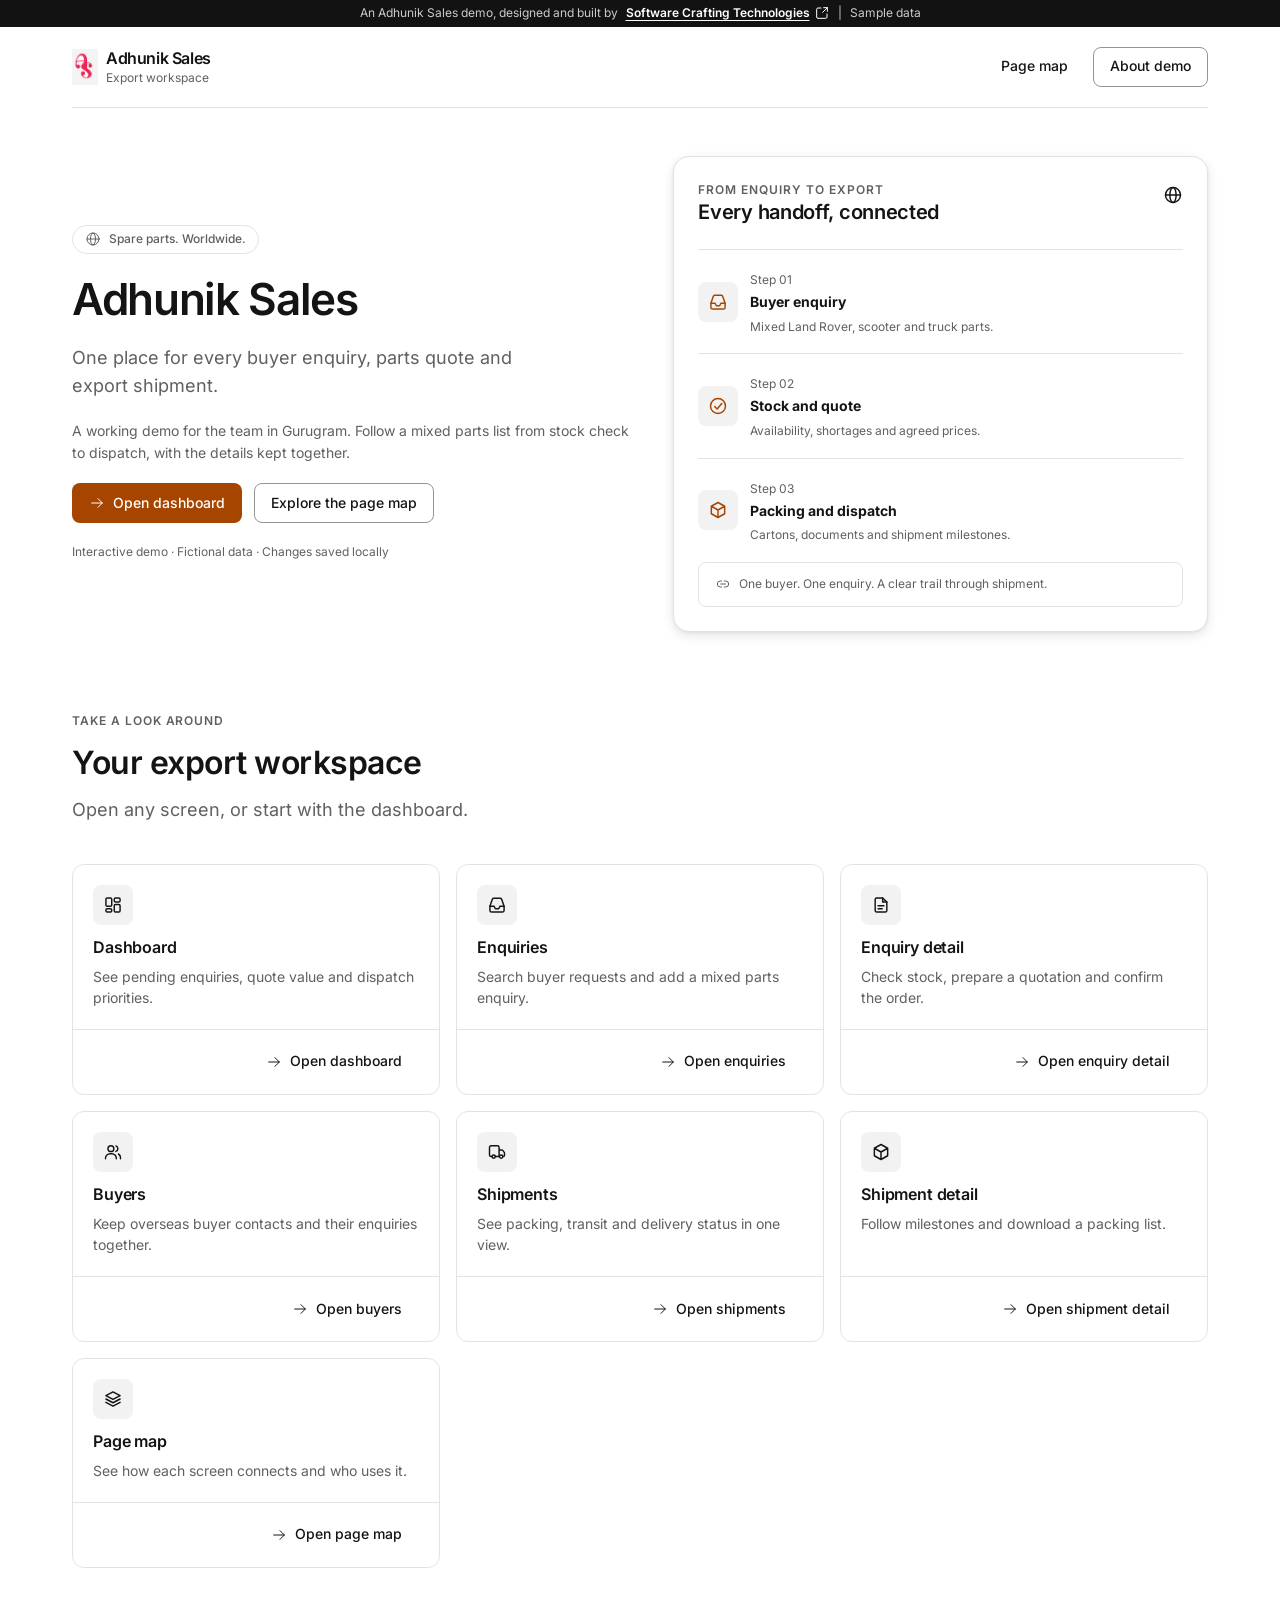
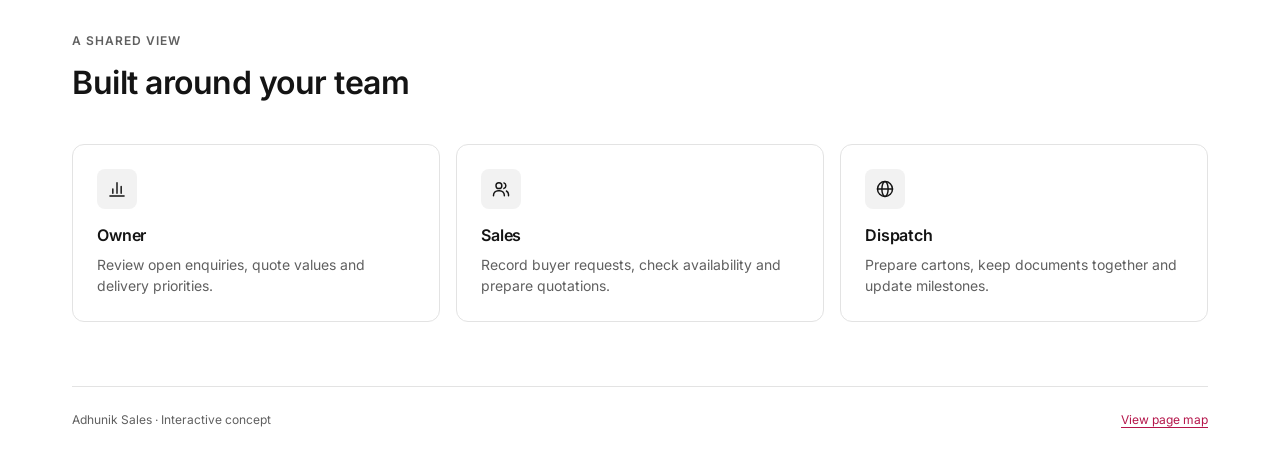
<file: index.html>
<!doctype html>
<html lang="en">
<head>
<meta charset="utf-8">
<meta name="viewport" content="width=device-width, initial-scale=1, viewport-fit=cover">
<title>Overview | Adhunik Sales</title>
<meta name="description" content="Adhunik Sales interactive export workspace demo. Buyer enquiries, stock checks, quotations and shipment coordination.">
<link rel="icon" href="assets/logo.jpg">
<link rel="stylesheet" href="tokens/theme.css">
<link rel="stylesheet" href="tokens/tokens.css">
<link rel="stylesheet" href="base/base.css">
<link rel="stylesheet" href="base/layout.css">
<link rel="stylesheet" href="components/ripple/ripple.css">
<link rel="stylesheet" href="components/button/button.css">
<link rel="stylesheet" href="components/field/field.css">
<link rel="stylesheet" href="components/input/input.css">
<link rel="stylesheet" href="components/textarea/textarea.css">
<link rel="stylesheet" href="components/checkbox/checkbox.css">
<link rel="stylesheet" href="components/kbd/kbd.css">
<link rel="stylesheet" href="components/badge/badge.css">
<link rel="stylesheet" href="components/scroll-area/scroll-area.css">
<link rel="stylesheet" href="components/popover/popover.css">
<link rel="stylesheet" href="components/tooltip/tooltip.css">
<link rel="stylesheet" href="components/select/select.css">
<link rel="stylesheet" href="components/sidebar/sidebar.css">
<link rel="stylesheet" href="components/app-shell/app-shell.css">
<link rel="stylesheet" href="components/breadcrumb/breadcrumb.css">
<link rel="stylesheet" href="components/page-header/page-header.css">
<link rel="stylesheet" href="components/card/card.css">
<link rel="stylesheet" href="components/empty-state/empty-state.css">
<link rel="stylesheet" href="components/skeleton/skeleton.css">
<link rel="stylesheet" href="components/spinner/spinner.css">
<link rel="stylesheet" href="components/stat/stat.css">
<link rel="stylesheet" href="components/number-flow/number-flow.css">
<link rel="stylesheet" href="components/table/table.css">
<link rel="stylesheet" href="components/data-table/data-table.css">
<link rel="stylesheet" href="components/dropdown-menu/dropdown-menu.css">
<link rel="stylesheet" href="components/tabs/tabs.css">
<link rel="stylesheet" href="components/dialog/dialog.css">
<link rel="stylesheet" href="components/toast/toast.css">
<link rel="stylesheet" href="components/timeline/timeline.css">
<link rel="stylesheet" href="components/stepper/stepper.css">
<link rel="stylesheet" href="components/description-list/description-list.css">
<link rel="stylesheet" href="components/chart/chart.css">
<link rel="stylesheet" href="components/hero/hero.css">
<link rel="stylesheet" href="components/feature-grid/feature-grid.css">
<link rel="stylesheet" href="components/alert/alert.css">
<link rel="stylesheet" href="components/link-list/link-list.css">
<link rel="stylesheet" href="assets/demo.css">
</head>
<body class="ds-demo__landing" data-ds-page="overview">
<a class="ds-skip" href="#main">Skip to content</a>
<aside class="ds-demo__credit" aria-label="Demo attribution" data-ds-theme="demo-credit"><span>An Adhunik Sales demo, designed and built by</span><a href="https://softwarecrafting.in/?utm_source=adhunik-sales-demo&amp;utm_medium=demo&amp;utm_campaign=adhunik-sales-demo&amp;utm_content=index-top" target="_blank" rel="noopener noreferrer" aria-label="Software Crafting Technologies (opens in a new tab)">Software Crafting Technologies<svg class="ds-icon ds-icon--sm" aria-hidden="true"><use href="#i-external-link"/></svg></a><span class="ds-demo__credit-separator" aria-hidden="true">|</span><span>Sample data</span></aside>
<div class="ds-container"><header class="ds-demo__landing-head"><a class="ds-demo__brand" href="index.html"><img class="ds-demo__logo" src="assets/logo.jpg" alt="" width="26" height="36"><span class="ds-demo__brand-text">Adhunik Sales<span class="ds-demo__brand-note">Export workspace</span></span></a><nav class="ds-demo__actions" aria-label="Demo navigation"><a class="ds-btn ds-btn--ghost" href="map.html">Page map</a><button type="button" class="ds-btn ds-btn--secondary" data-ds-dialog-open="about-demo">About demo</button></nav></header></div>
<main id="main" tabindex="-1" data-ds-content><h1>Overview</h1><p>Explore the Adhunik Sales export workspace.</p></main>
<div class="ds-container"><footer class="ds-demo__footer"><span>Adhunik Sales · Interactive concept</span><a href="map.html">View page map</a></footer></div><div data-ds-dialogs></div>
<script src="icons/sprite.js"></script>
<script src="assets/demo-data.js"></script>
<script src="assets/demo.js"></script>
<script src="components/popover/popover.js"></script>
<script src="components/tooltip/tooltip.js"></script>
<script src="components/sidebar/sidebar.js"></script>
<script src="components/table/table.js"></script>
<script src="components/data-table/data-table.js"></script>
<script src="components/tabs/tabs.js"></script>
<script src="components/dialog/dialog.js"></script>
<script src="components/confirm/confirm.js"></script>
<script src="components/select/select.js"></script>
<script src="components/chart/chart.js"></script>
<script src="components/number-flow/number-flow.js"></script>
<script src="components/textarea/textarea.js"></script>
<script src="components/dropdown-menu/dropdown-menu.js"></script>
<script src="components/toast/toast.js"></script>
<script src="components/scroll-area/scroll-area.js"></script>
<script src="components/ripple/ripple.js"></script>
<script src="assets/demo-ui.js"></script>
</body>
</html>
</file>
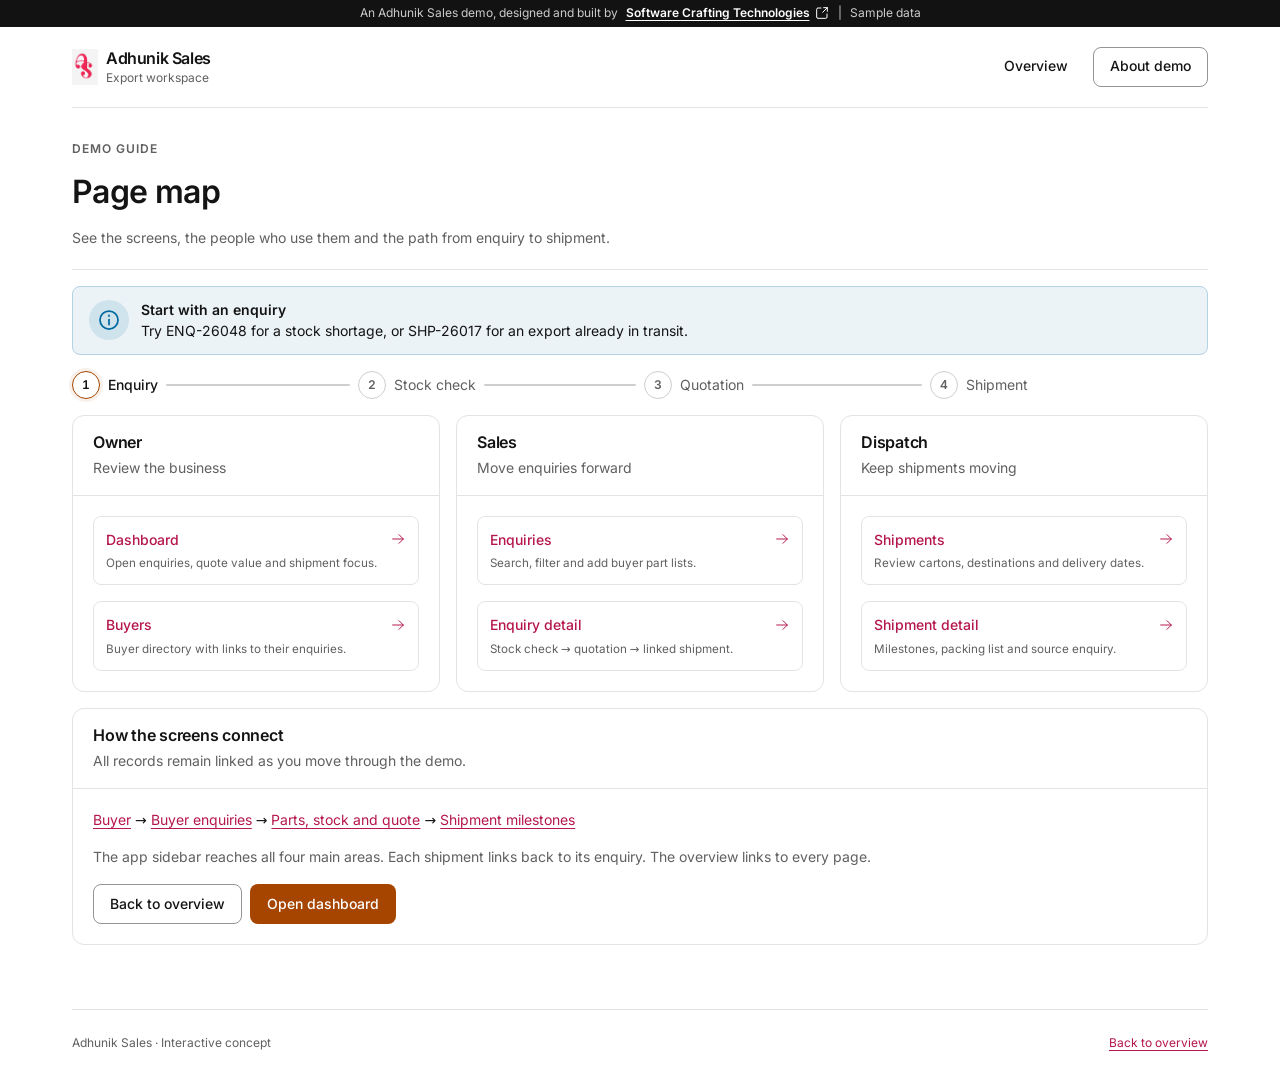
<file: map.html>
<!doctype html>
<html lang="en">
<head>
<meta charset="utf-8">
<meta name="viewport" content="width=device-width, initial-scale=1, viewport-fit=cover">
<title>Page map | Adhunik Sales</title>
<meta name="description" content="Adhunik Sales interactive export workspace demo. Buyer enquiries, stock checks, quotations and shipment coordination.">
<link rel="icon" href="assets/logo.jpg">
<link rel="stylesheet" href="tokens/theme.css">
<link rel="stylesheet" href="tokens/tokens.css">
<link rel="stylesheet" href="base/base.css">
<link rel="stylesheet" href="base/layout.css">
<link rel="stylesheet" href="components/ripple/ripple.css">
<link rel="stylesheet" href="components/button/button.css">
<link rel="stylesheet" href="components/field/field.css">
<link rel="stylesheet" href="components/input/input.css">
<link rel="stylesheet" href="components/textarea/textarea.css">
<link rel="stylesheet" href="components/checkbox/checkbox.css">
<link rel="stylesheet" href="components/kbd/kbd.css">
<link rel="stylesheet" href="components/badge/badge.css">
<link rel="stylesheet" href="components/scroll-area/scroll-area.css">
<link rel="stylesheet" href="components/popover/popover.css">
<link rel="stylesheet" href="components/tooltip/tooltip.css">
<link rel="stylesheet" href="components/select/select.css">
<link rel="stylesheet" href="components/sidebar/sidebar.css">
<link rel="stylesheet" href="components/app-shell/app-shell.css">
<link rel="stylesheet" href="components/breadcrumb/breadcrumb.css">
<link rel="stylesheet" href="components/page-header/page-header.css">
<link rel="stylesheet" href="components/card/card.css">
<link rel="stylesheet" href="components/empty-state/empty-state.css">
<link rel="stylesheet" href="components/skeleton/skeleton.css">
<link rel="stylesheet" href="components/spinner/spinner.css">
<link rel="stylesheet" href="components/stat/stat.css">
<link rel="stylesheet" href="components/number-flow/number-flow.css">
<link rel="stylesheet" href="components/table/table.css">
<link rel="stylesheet" href="components/data-table/data-table.css">
<link rel="stylesheet" href="components/dropdown-menu/dropdown-menu.css">
<link rel="stylesheet" href="components/tabs/tabs.css">
<link rel="stylesheet" href="components/dialog/dialog.css">
<link rel="stylesheet" href="components/toast/toast.css">
<link rel="stylesheet" href="components/timeline/timeline.css">
<link rel="stylesheet" href="components/stepper/stepper.css">
<link rel="stylesheet" href="components/description-list/description-list.css">
<link rel="stylesheet" href="components/chart/chart.css">
<link rel="stylesheet" href="components/hero/hero.css">
<link rel="stylesheet" href="components/feature-grid/feature-grid.css">
<link rel="stylesheet" href="components/alert/alert.css">
<link rel="stylesheet" href="components/link-list/link-list.css">
<link rel="stylesheet" href="assets/demo.css">
</head>
<body class="ds-demo__landing" data-ds-page="map">
<a class="ds-skip" href="#main">Skip to content</a>
<aside class="ds-demo__credit" aria-label="Demo attribution" data-ds-theme="demo-credit"><span>An Adhunik Sales demo, designed and built by</span><a href="https://softwarecrafting.in/?utm_source=adhunik-sales-demo&amp;utm_medium=demo&amp;utm_campaign=adhunik-sales-demo&amp;utm_content=map-top" target="_blank" rel="noopener noreferrer" aria-label="Software Crafting Technologies (opens in a new tab)">Software Crafting Technologies<svg class="ds-icon ds-icon--sm" aria-hidden="true"><use href="#i-external-link"/></svg></a><span class="ds-demo__credit-separator" aria-hidden="true">|</span><span>Sample data</span></aside>
<div class="ds-container"><header class="ds-demo__landing-head"><a class="ds-demo__brand" href="index.html"><img class="ds-demo__logo" src="assets/logo.jpg" alt="" width="26" height="36"><span class="ds-demo__brand-text">Adhunik Sales<span class="ds-demo__brand-note">Export workspace</span></span></a><nav class="ds-demo__actions" aria-label="Demo navigation"><a class="ds-btn ds-btn--ghost" href="index.html">Overview</a><button type="button" class="ds-btn ds-btn--secondary" data-ds-dialog-open="about-demo">About demo</button></nav></header></div>
<main id="main" tabindex="-1" data-ds-content><h1>Page map</h1><p>Explore the Adhunik Sales export workspace.</p></main>
<div class="ds-container"><footer class="ds-demo__footer"><span>Adhunik Sales · Interactive concept</span><a href="index.html">Back to overview</a></footer></div><div data-ds-dialogs></div>
<script src="icons/sprite.js"></script>
<script src="assets/demo-data.js"></script>
<script src="assets/demo.js"></script>
<script src="components/popover/popover.js"></script>
<script src="components/tooltip/tooltip.js"></script>
<script src="components/sidebar/sidebar.js"></script>
<script src="components/table/table.js"></script>
<script src="components/data-table/data-table.js"></script>
<script src="components/tabs/tabs.js"></script>
<script src="components/dialog/dialog.js"></script>
<script src="components/confirm/confirm.js"></script>
<script src="components/select/select.js"></script>
<script src="components/chart/chart.js"></script>
<script src="components/number-flow/number-flow.js"></script>
<script src="components/textarea/textarea.js"></script>
<script src="components/dropdown-menu/dropdown-menu.js"></script>
<script src="components/toast/toast.js"></script>
<script src="components/scroll-area/scroll-area.js"></script>
<script src="components/ripple/ripple.js"></script>
<script src="assets/demo-ui.js"></script>
</body>
</html>
</file>
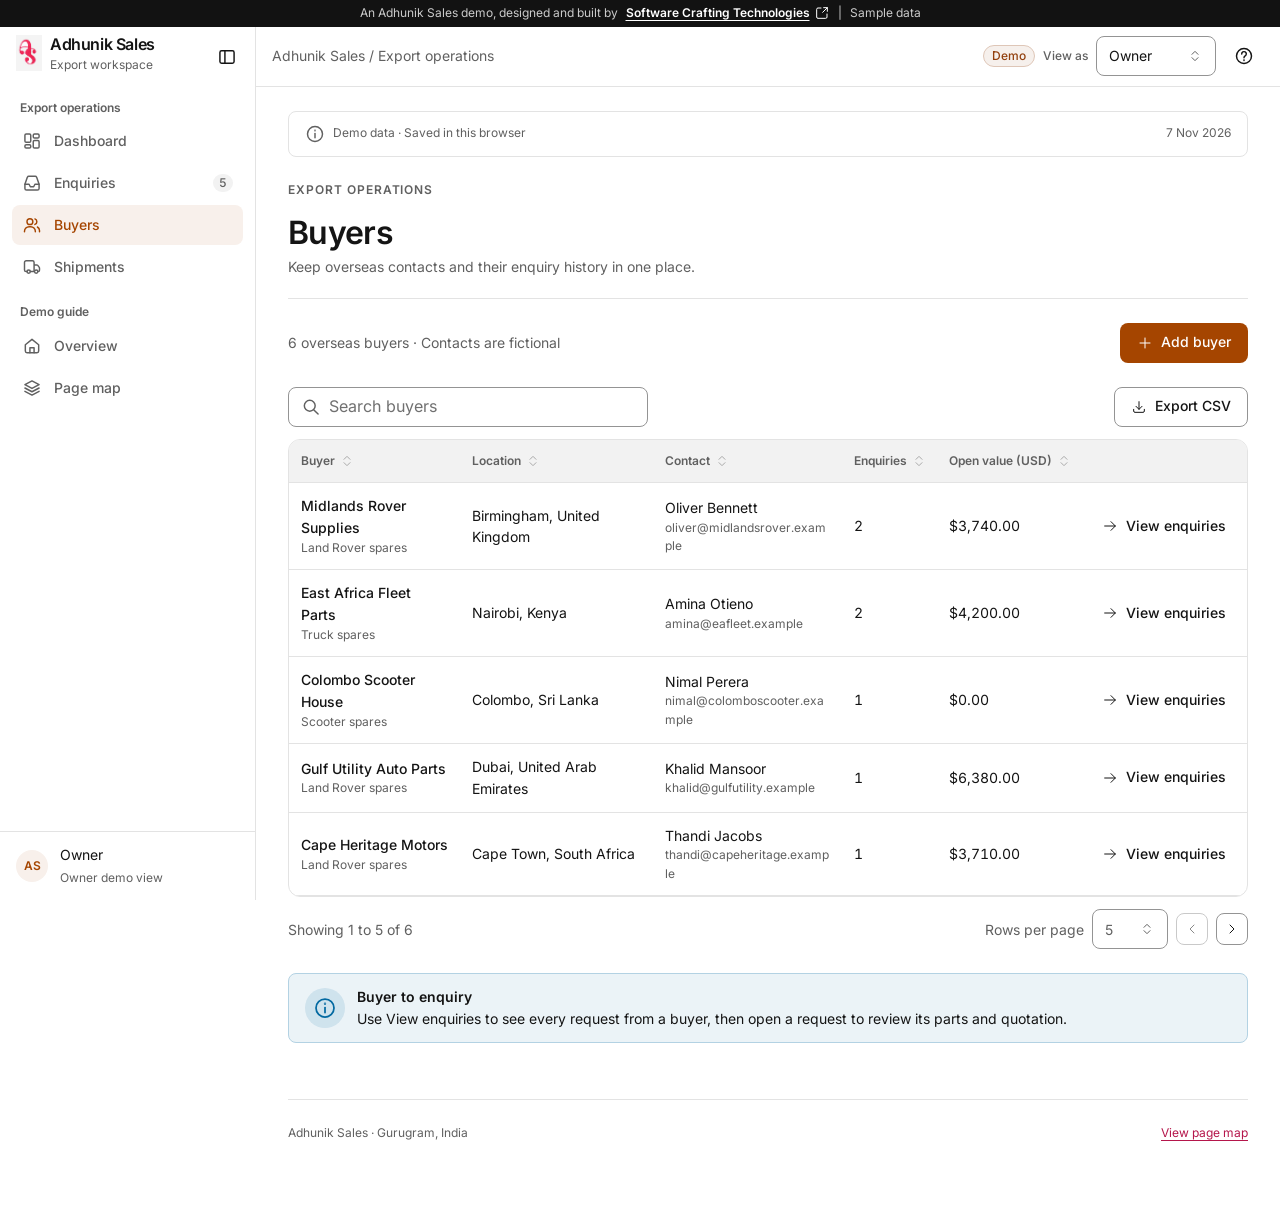
<file: pages/buyers.html>
<!doctype html>
<html lang="en">
<head>
<meta charset="utf-8">
<meta name="viewport" content="width=device-width, initial-scale=1, viewport-fit=cover">
<title>Buyers | Adhunik Sales</title>
<meta name="description" content="Adhunik Sales interactive export workspace demo. Buyer enquiries, stock checks, quotations and shipment coordination.">
<link rel="icon" href="../assets/logo.jpg">
<link rel="stylesheet" href="../tokens/theme.css">
<link rel="stylesheet" href="../tokens/tokens.css">
<link rel="stylesheet" href="../base/base.css">
<link rel="stylesheet" href="../base/layout.css">
<link rel="stylesheet" href="../components/ripple/ripple.css">
<link rel="stylesheet" href="../components/button/button.css">
<link rel="stylesheet" href="../components/field/field.css">
<link rel="stylesheet" href="../components/input/input.css">
<link rel="stylesheet" href="../components/textarea/textarea.css">
<link rel="stylesheet" href="../components/checkbox/checkbox.css">
<link rel="stylesheet" href="../components/kbd/kbd.css">
<link rel="stylesheet" href="../components/badge/badge.css">
<link rel="stylesheet" href="../components/scroll-area/scroll-area.css">
<link rel="stylesheet" href="../components/popover/popover.css">
<link rel="stylesheet" href="../components/tooltip/tooltip.css">
<link rel="stylesheet" href="../components/select/select.css">
<link rel="stylesheet" href="../components/sidebar/sidebar.css">
<link rel="stylesheet" href="../components/app-shell/app-shell.css">
<link rel="stylesheet" href="../components/breadcrumb/breadcrumb.css">
<link rel="stylesheet" href="../components/page-header/page-header.css">
<link rel="stylesheet" href="../components/card/card.css">
<link rel="stylesheet" href="../components/empty-state/empty-state.css">
<link rel="stylesheet" href="../components/skeleton/skeleton.css">
<link rel="stylesheet" href="../components/spinner/spinner.css">
<link rel="stylesheet" href="../components/stat/stat.css">
<link rel="stylesheet" href="../components/number-flow/number-flow.css">
<link rel="stylesheet" href="../components/table/table.css">
<link rel="stylesheet" href="../components/data-table/data-table.css">
<link rel="stylesheet" href="../components/dropdown-menu/dropdown-menu.css">
<link rel="stylesheet" href="../components/tabs/tabs.css">
<link rel="stylesheet" href="../components/dialog/dialog.css">
<link rel="stylesheet" href="../components/toast/toast.css">
<link rel="stylesheet" href="../components/timeline/timeline.css">
<link rel="stylesheet" href="../components/stepper/stepper.css">
<link rel="stylesheet" href="../components/description-list/description-list.css">
<link rel="stylesheet" href="../components/chart/chart.css">
<link rel="stylesheet" href="../components/hero/hero.css">
<link rel="stylesheet" href="../components/feature-grid/feature-grid.css">
<link rel="stylesheet" href="../components/alert/alert.css">
<link rel="stylesheet" href="../components/link-list/link-list.css">
<link rel="stylesheet" href="../assets/demo.css">
</head>
<body data-ds-page="buyers">
<a class="ds-skip" href="#main">Skip to content</a>
<aside class="ds-demo__credit" aria-label="Demo attribution" data-ds-theme="demo-credit"><span>An Adhunik Sales demo, designed and built by</span><a href="https://softwarecrafting.in/?utm_source=adhunik-sales-demo&amp;utm_medium=demo&amp;utm_campaign=adhunik-sales-demo&amp;utm_content=buyers-top" target="_blank" rel="noopener noreferrer" aria-label="Software Crafting Technologies (opens in a new tab)">Software Crafting Technologies<svg class="ds-icon ds-icon--sm" aria-hidden="true"><use href="#i-external-link"/></svg></a><span class="ds-demo__credit-separator" aria-hidden="true">|</span><span>Sample data</span></aside>
<div class="ds-app">
<aside class="ds-sidebar" id="app-sidebar" data-ds-sidebar aria-label="Adhunik Sales workspace">
 <div class="ds-sidebar__head"><div class="ds-sidebar__brand"><a class="ds-demo__brand" href="../index.html"><img class="ds-demo__logo" src="../assets/logo.jpg" alt="" width="26" height="36"><span class="ds-demo__brand-text">Adhunik Sales<span class="ds-demo__brand-note">Export workspace</span></span></a></div><button type="button" class="ds-btn ds-btn--ghost ds-btn--icon ds-btn--sm ds-sidebar__collapse" data-ds-sidebar-collapse aria-expanded="true" aria-label="Collapse sidebar" data-ds-tooltip="Collapse sidebar"><svg class="ds-icon" aria-hidden="true"><use href="#i-sidebar"/></svg></button><button type="button" class="ds-btn ds-btn--ghost ds-btn--icon ds-btn--sm ds-sidebar__close" data-ds-sidebar-close aria-label="Close sidebar"><svg class="ds-icon" aria-hidden="true"><use href="#i-x"/></svg></button></div>
 <div class="ds-scroll-area" data-ds-scroll-area><nav class="ds-sidebar__nav ds-scroll ds-scroll--y" aria-label="Main navigation" data-ds-nav></nav></div>
 <div class="ds-sidebar__foot"><div class="ds-sidebar__user" data-ds-persona></div></div>
</aside>
<div class="ds-app__main">
 <div class="ds-app__topbar"><button type="button" class="ds-btn ds-btn--ghost ds-btn--icon ds-app__menu" data-ds-sidebar-open="app-sidebar" aria-expanded="false" aria-label="Open navigation"><svg class="ds-icon" aria-hidden="true"><use href="#i-menu"/></svg></button><a class="ds-demo__mobile-brand" href="../index.html">Adhunik Sales</a><span class="ds-demo__top-label">Adhunik Sales / Export operations</span><span class="ds-spacer"></span><span class="ds-badge ds-badge--warning">Demo</span><div class="ds-demo__topbar-role" data-ds-role></div><button type="button" class="ds-btn ds-btn--ghost ds-btn--icon" data-ds-dialog-open="about-demo" aria-label="About this demo" data-ds-tooltip="About this demo"><svg class="ds-icon" aria-hidden="true"><use href="#i-help-circle"/></svg></button></div>
 <main id="main" tabindex="-1" class="ds-app__content ds-stack" style="--ds-gap: var(--space-6)">
  <div class="ds-demo__banner"><svg class="ds-icon" aria-hidden="true"><use href="#i-info"/></svg><span>Demo data · Saved in this browser</span><span class="ds-spacer"></span><time datetime="2026-11-07" data-ds-date>7 Nov 2026</time></div>
  <header class="ds-page-header"><p class="ds-eyebrow">Export operations</p><div class="ds-page-header__row"><div class="ds-page-header__text"><h1 class="ds-page-header__title">Buyers</h1><p class="ds-page-header__desc" data-ds-subtitle>Keep overseas contacts and their enquiry history in one place.</p></div></div></header>
  <div class="ds-stack" style="--ds-gap: var(--space-6)" data-ds-content></div>
  <footer class="ds-demo__footer"><span>Adhunik Sales · Gurugram, India</span><a href="../map.html">View page map</a></footer>
 </main>
</div>
</div>
<div data-ds-dialogs></div>
<script src="../icons/sprite.js"></script>
<script src="../assets/demo-data.js"></script>
<script src="../assets/demo.js"></script>
<script src="../components/popover/popover.js"></script>
<script src="../components/tooltip/tooltip.js"></script>
<script src="../components/sidebar/sidebar.js"></script>
<script src="../components/table/table.js"></script>
<script src="../components/data-table/data-table.js"></script>
<script src="../components/tabs/tabs.js"></script>
<script src="../components/dialog/dialog.js"></script>
<script src="../components/confirm/confirm.js"></script>
<script src="../components/select/select.js"></script>
<script src="../components/chart/chart.js"></script>
<script src="../components/number-flow/number-flow.js"></script>
<script src="../components/textarea/textarea.js"></script>
<script src="../components/dropdown-menu/dropdown-menu.js"></script>
<script src="../components/toast/toast.js"></script>
<script src="../components/scroll-area/scroll-area.js"></script>
<script src="../components/ripple/ripple.js"></script>
<script src="../assets/demo-ui.js"></script>
</body>
</html>
</file>
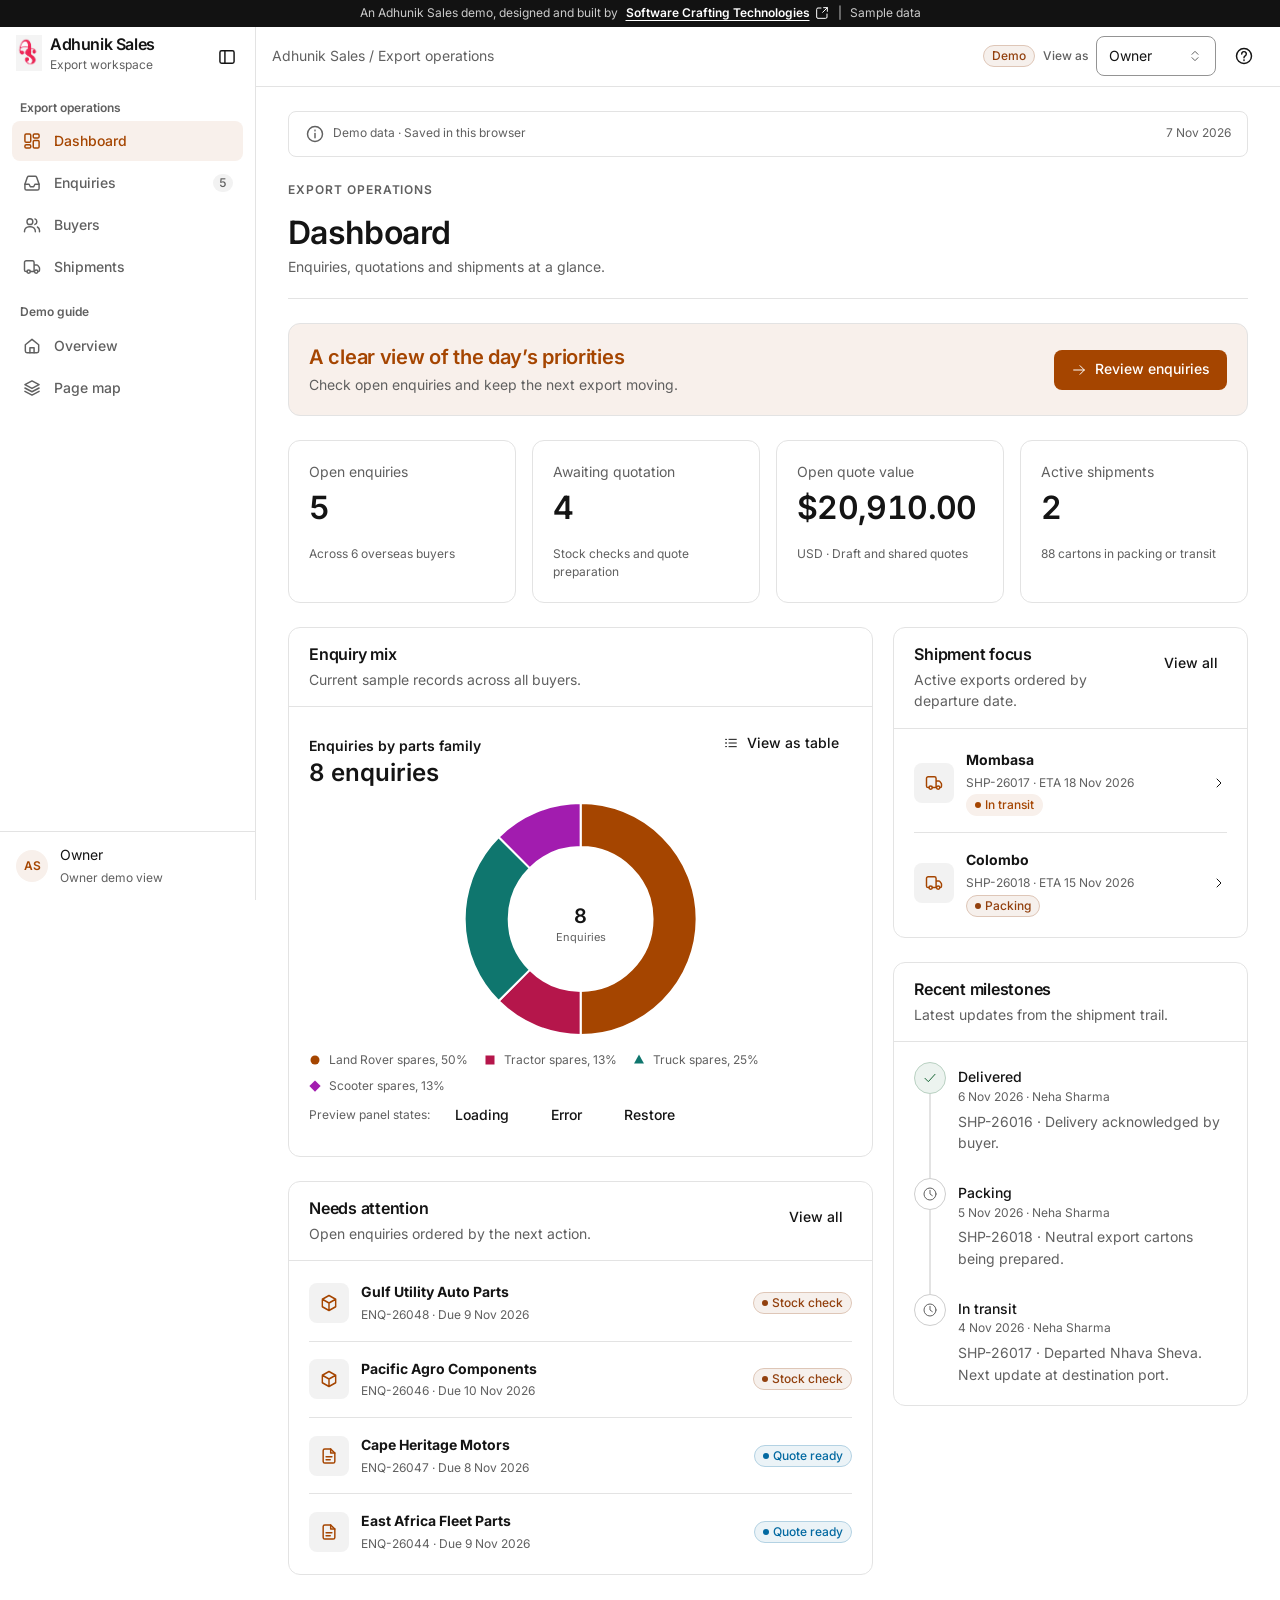
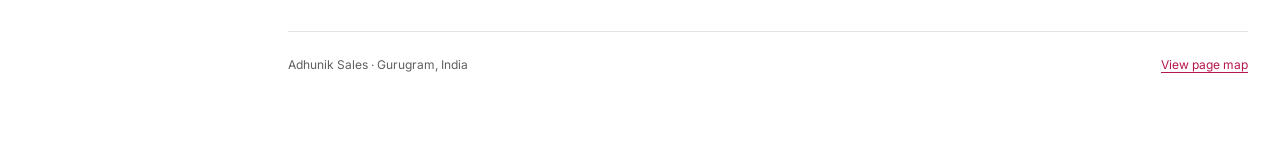
<file: pages/dashboard.html>
<!doctype html>
<html lang="en">
<head>
<meta charset="utf-8">
<meta name="viewport" content="width=device-width, initial-scale=1, viewport-fit=cover">
<title>Dashboard | Adhunik Sales</title>
<meta name="description" content="Adhunik Sales interactive export workspace demo. Buyer enquiries, stock checks, quotations and shipment coordination.">
<link rel="icon" href="../assets/logo.jpg">
<link rel="stylesheet" href="../tokens/theme.css">
<link rel="stylesheet" href="../tokens/tokens.css">
<link rel="stylesheet" href="../base/base.css">
<link rel="stylesheet" href="../base/layout.css">
<link rel="stylesheet" href="../components/ripple/ripple.css">
<link rel="stylesheet" href="../components/button/button.css">
<link rel="stylesheet" href="../components/field/field.css">
<link rel="stylesheet" href="../components/input/input.css">
<link rel="stylesheet" href="../components/textarea/textarea.css">
<link rel="stylesheet" href="../components/checkbox/checkbox.css">
<link rel="stylesheet" href="../components/kbd/kbd.css">
<link rel="stylesheet" href="../components/badge/badge.css">
<link rel="stylesheet" href="../components/scroll-area/scroll-area.css">
<link rel="stylesheet" href="../components/popover/popover.css">
<link rel="stylesheet" href="../components/tooltip/tooltip.css">
<link rel="stylesheet" href="../components/select/select.css">
<link rel="stylesheet" href="../components/sidebar/sidebar.css">
<link rel="stylesheet" href="../components/app-shell/app-shell.css">
<link rel="stylesheet" href="../components/breadcrumb/breadcrumb.css">
<link rel="stylesheet" href="../components/page-header/page-header.css">
<link rel="stylesheet" href="../components/card/card.css">
<link rel="stylesheet" href="../components/empty-state/empty-state.css">
<link rel="stylesheet" href="../components/skeleton/skeleton.css">
<link rel="stylesheet" href="../components/spinner/spinner.css">
<link rel="stylesheet" href="../components/stat/stat.css">
<link rel="stylesheet" href="../components/number-flow/number-flow.css">
<link rel="stylesheet" href="../components/table/table.css">
<link rel="stylesheet" href="../components/data-table/data-table.css">
<link rel="stylesheet" href="../components/dropdown-menu/dropdown-menu.css">
<link rel="stylesheet" href="../components/tabs/tabs.css">
<link rel="stylesheet" href="../components/dialog/dialog.css">
<link rel="stylesheet" href="../components/toast/toast.css">
<link rel="stylesheet" href="../components/timeline/timeline.css">
<link rel="stylesheet" href="../components/stepper/stepper.css">
<link rel="stylesheet" href="../components/description-list/description-list.css">
<link rel="stylesheet" href="../components/chart/chart.css">
<link rel="stylesheet" href="../components/hero/hero.css">
<link rel="stylesheet" href="../components/feature-grid/feature-grid.css">
<link rel="stylesheet" href="../components/alert/alert.css">
<link rel="stylesheet" href="../components/link-list/link-list.css">
<link rel="stylesheet" href="../assets/demo.css">
</head>
<body data-ds-page="dashboard">
<a class="ds-skip" href="#main">Skip to content</a>
<aside class="ds-demo__credit" aria-label="Demo attribution" data-ds-theme="demo-credit"><span>An Adhunik Sales demo, designed and built by</span><a href="https://softwarecrafting.in/?utm_source=adhunik-sales-demo&amp;utm_medium=demo&amp;utm_campaign=adhunik-sales-demo&amp;utm_content=dashboard-top" target="_blank" rel="noopener noreferrer" aria-label="Software Crafting Technologies (opens in a new tab)">Software Crafting Technologies<svg class="ds-icon ds-icon--sm" aria-hidden="true"><use href="#i-external-link"/></svg></a><span class="ds-demo__credit-separator" aria-hidden="true">|</span><span>Sample data</span></aside>
<div class="ds-app">
<aside class="ds-sidebar" id="app-sidebar" data-ds-sidebar aria-label="Adhunik Sales workspace">
 <div class="ds-sidebar__head"><div class="ds-sidebar__brand"><a class="ds-demo__brand" href="../index.html"><img class="ds-demo__logo" src="../assets/logo.jpg" alt="" width="26" height="36"><span class="ds-demo__brand-text">Adhunik Sales<span class="ds-demo__brand-note">Export workspace</span></span></a></div><button type="button" class="ds-btn ds-btn--ghost ds-btn--icon ds-btn--sm ds-sidebar__collapse" data-ds-sidebar-collapse aria-expanded="true" aria-label="Collapse sidebar" data-ds-tooltip="Collapse sidebar"><svg class="ds-icon" aria-hidden="true"><use href="#i-sidebar"/></svg></button><button type="button" class="ds-btn ds-btn--ghost ds-btn--icon ds-btn--sm ds-sidebar__close" data-ds-sidebar-close aria-label="Close sidebar"><svg class="ds-icon" aria-hidden="true"><use href="#i-x"/></svg></button></div>
 <div class="ds-scroll-area" data-ds-scroll-area><nav class="ds-sidebar__nav ds-scroll ds-scroll--y" aria-label="Main navigation" data-ds-nav></nav></div>
 <div class="ds-sidebar__foot"><div class="ds-sidebar__user" data-ds-persona></div></div>
</aside>
<div class="ds-app__main">
 <div class="ds-app__topbar"><button type="button" class="ds-btn ds-btn--ghost ds-btn--icon ds-app__menu" data-ds-sidebar-open="app-sidebar" aria-expanded="false" aria-label="Open navigation"><svg class="ds-icon" aria-hidden="true"><use href="#i-menu"/></svg></button><a class="ds-demo__mobile-brand" href="../index.html">Adhunik Sales</a><span class="ds-demo__top-label">Adhunik Sales / Export operations</span><span class="ds-spacer"></span><span class="ds-badge ds-badge--warning">Demo</span><div class="ds-demo__topbar-role" data-ds-role></div><button type="button" class="ds-btn ds-btn--ghost ds-btn--icon" data-ds-dialog-open="about-demo" aria-label="About this demo" data-ds-tooltip="About this demo"><svg class="ds-icon" aria-hidden="true"><use href="#i-help-circle"/></svg></button></div>
 <main id="main" tabindex="-1" class="ds-app__content ds-stack" style="--ds-gap: var(--space-6)">
  <div class="ds-demo__banner"><svg class="ds-icon" aria-hidden="true"><use href="#i-info"/></svg><span>Demo data · Saved in this browser</span><span class="ds-spacer"></span><time datetime="2026-11-07" data-ds-date>7 Nov 2026</time></div>
  <header class="ds-page-header"><p class="ds-eyebrow">Export operations</p><div class="ds-page-header__row"><div class="ds-page-header__text"><h1 class="ds-page-header__title">Dashboard</h1><p class="ds-page-header__desc" data-ds-subtitle>Enquiries, quotations and shipments at a glance.</p></div></div></header>
  <div class="ds-stack" style="--ds-gap: var(--space-6)" data-ds-content></div>
  <footer class="ds-demo__footer"><span>Adhunik Sales · Gurugram, India</span><a href="../map.html">View page map</a></footer>
 </main>
</div>
</div>
<div data-ds-dialogs></div>
<script src="../icons/sprite.js"></script>
<script src="../assets/demo-data.js"></script>
<script src="../assets/demo.js"></script>
<script src="../components/popover/popover.js"></script>
<script src="../components/tooltip/tooltip.js"></script>
<script src="../components/sidebar/sidebar.js"></script>
<script src="../components/table/table.js"></script>
<script src="../components/data-table/data-table.js"></script>
<script src="../components/tabs/tabs.js"></script>
<script src="../components/dialog/dialog.js"></script>
<script src="../components/confirm/confirm.js"></script>
<script src="../components/select/select.js"></script>
<script src="../components/chart/chart.js"></script>
<script src="../components/number-flow/number-flow.js"></script>
<script src="../components/textarea/textarea.js"></script>
<script src="../components/dropdown-menu/dropdown-menu.js"></script>
<script src="../components/toast/toast.js"></script>
<script src="../components/scroll-area/scroll-area.js"></script>
<script src="../components/ripple/ripple.js"></script>
<script src="../assets/demo-ui.js"></script>
</body>
</html>
</file>
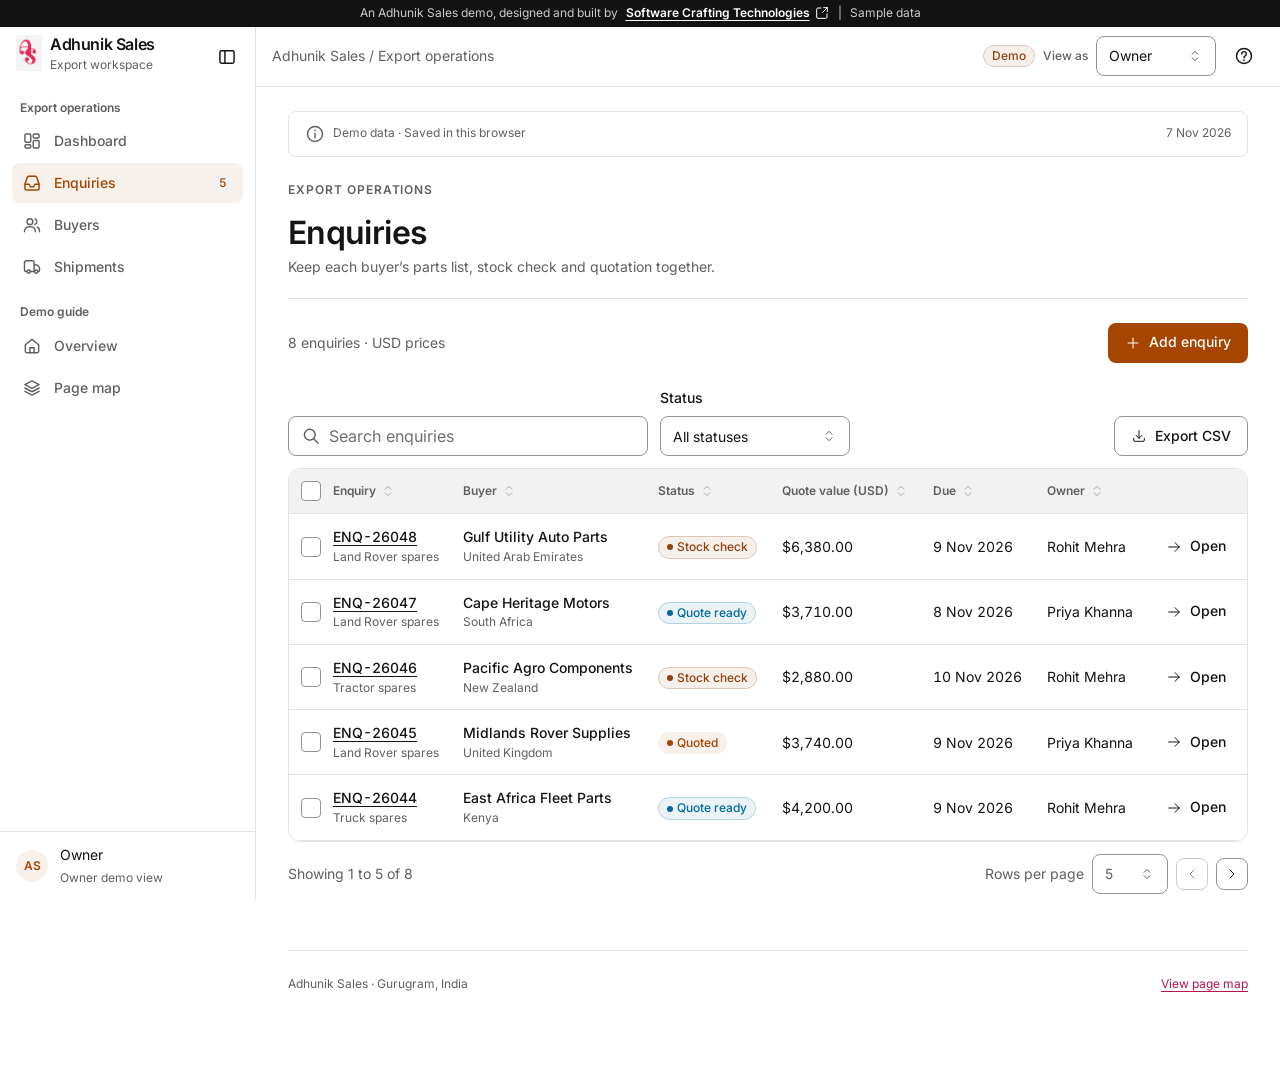
<file: pages/enquiries.html>
<!doctype html>
<html lang="en">
<head>
<meta charset="utf-8">
<meta name="viewport" content="width=device-width, initial-scale=1, viewport-fit=cover">
<title>Enquiries | Adhunik Sales</title>
<meta name="description" content="Adhunik Sales interactive export workspace demo. Buyer enquiries, stock checks, quotations and shipment coordination.">
<link rel="icon" href="../assets/logo.jpg">
<link rel="stylesheet" href="../tokens/theme.css">
<link rel="stylesheet" href="../tokens/tokens.css">
<link rel="stylesheet" href="../base/base.css">
<link rel="stylesheet" href="../base/layout.css">
<link rel="stylesheet" href="../components/ripple/ripple.css">
<link rel="stylesheet" href="../components/button/button.css">
<link rel="stylesheet" href="../components/field/field.css">
<link rel="stylesheet" href="../components/input/input.css">
<link rel="stylesheet" href="../components/textarea/textarea.css">
<link rel="stylesheet" href="../components/checkbox/checkbox.css">
<link rel="stylesheet" href="../components/kbd/kbd.css">
<link rel="stylesheet" href="../components/badge/badge.css">
<link rel="stylesheet" href="../components/scroll-area/scroll-area.css">
<link rel="stylesheet" href="../components/popover/popover.css">
<link rel="stylesheet" href="../components/tooltip/tooltip.css">
<link rel="stylesheet" href="../components/select/select.css">
<link rel="stylesheet" href="../components/sidebar/sidebar.css">
<link rel="stylesheet" href="../components/app-shell/app-shell.css">
<link rel="stylesheet" href="../components/breadcrumb/breadcrumb.css">
<link rel="stylesheet" href="../components/page-header/page-header.css">
<link rel="stylesheet" href="../components/card/card.css">
<link rel="stylesheet" href="../components/empty-state/empty-state.css">
<link rel="stylesheet" href="../components/skeleton/skeleton.css">
<link rel="stylesheet" href="../components/spinner/spinner.css">
<link rel="stylesheet" href="../components/stat/stat.css">
<link rel="stylesheet" href="../components/number-flow/number-flow.css">
<link rel="stylesheet" href="../components/table/table.css">
<link rel="stylesheet" href="../components/data-table/data-table.css">
<link rel="stylesheet" href="../components/dropdown-menu/dropdown-menu.css">
<link rel="stylesheet" href="../components/tabs/tabs.css">
<link rel="stylesheet" href="../components/dialog/dialog.css">
<link rel="stylesheet" href="../components/toast/toast.css">
<link rel="stylesheet" href="../components/timeline/timeline.css">
<link rel="stylesheet" href="../components/stepper/stepper.css">
<link rel="stylesheet" href="../components/description-list/description-list.css">
<link rel="stylesheet" href="../components/chart/chart.css">
<link rel="stylesheet" href="../components/hero/hero.css">
<link rel="stylesheet" href="../components/feature-grid/feature-grid.css">
<link rel="stylesheet" href="../components/alert/alert.css">
<link rel="stylesheet" href="../components/link-list/link-list.css">
<link rel="stylesheet" href="../assets/demo.css">
</head>
<body data-ds-page="enquiries">
<a class="ds-skip" href="#main">Skip to content</a>
<aside class="ds-demo__credit" aria-label="Demo attribution" data-ds-theme="demo-credit"><span>An Adhunik Sales demo, designed and built by</span><a href="https://softwarecrafting.in/?utm_source=adhunik-sales-demo&amp;utm_medium=demo&amp;utm_campaign=adhunik-sales-demo&amp;utm_content=enquiries-top" target="_blank" rel="noopener noreferrer" aria-label="Software Crafting Technologies (opens in a new tab)">Software Crafting Technologies<svg class="ds-icon ds-icon--sm" aria-hidden="true"><use href="#i-external-link"/></svg></a><span class="ds-demo__credit-separator" aria-hidden="true">|</span><span>Sample data</span></aside>
<div class="ds-app">
<aside class="ds-sidebar" id="app-sidebar" data-ds-sidebar aria-label="Adhunik Sales workspace">
 <div class="ds-sidebar__head"><div class="ds-sidebar__brand"><a class="ds-demo__brand" href="../index.html"><img class="ds-demo__logo" src="../assets/logo.jpg" alt="" width="26" height="36"><span class="ds-demo__brand-text">Adhunik Sales<span class="ds-demo__brand-note">Export workspace</span></span></a></div><button type="button" class="ds-btn ds-btn--ghost ds-btn--icon ds-btn--sm ds-sidebar__collapse" data-ds-sidebar-collapse aria-expanded="true" aria-label="Collapse sidebar" data-ds-tooltip="Collapse sidebar"><svg class="ds-icon" aria-hidden="true"><use href="#i-sidebar"/></svg></button><button type="button" class="ds-btn ds-btn--ghost ds-btn--icon ds-btn--sm ds-sidebar__close" data-ds-sidebar-close aria-label="Close sidebar"><svg class="ds-icon" aria-hidden="true"><use href="#i-x"/></svg></button></div>
 <div class="ds-scroll-area" data-ds-scroll-area><nav class="ds-sidebar__nav ds-scroll ds-scroll--y" aria-label="Main navigation" data-ds-nav></nav></div>
 <div class="ds-sidebar__foot"><div class="ds-sidebar__user" data-ds-persona></div></div>
</aside>
<div class="ds-app__main">
 <div class="ds-app__topbar"><button type="button" class="ds-btn ds-btn--ghost ds-btn--icon ds-app__menu" data-ds-sidebar-open="app-sidebar" aria-expanded="false" aria-label="Open navigation"><svg class="ds-icon" aria-hidden="true"><use href="#i-menu"/></svg></button><a class="ds-demo__mobile-brand" href="../index.html">Adhunik Sales</a><span class="ds-demo__top-label">Adhunik Sales / Export operations</span><span class="ds-spacer"></span><span class="ds-badge ds-badge--warning">Demo</span><div class="ds-demo__topbar-role" data-ds-role></div><button type="button" class="ds-btn ds-btn--ghost ds-btn--icon" data-ds-dialog-open="about-demo" aria-label="About this demo" data-ds-tooltip="About this demo"><svg class="ds-icon" aria-hidden="true"><use href="#i-help-circle"/></svg></button></div>
 <main id="main" tabindex="-1" class="ds-app__content ds-stack" style="--ds-gap: var(--space-6)">
  <div class="ds-demo__banner"><svg class="ds-icon" aria-hidden="true"><use href="#i-info"/></svg><span>Demo data · Saved in this browser</span><span class="ds-spacer"></span><time datetime="2026-11-07" data-ds-date>7 Nov 2026</time></div>
  <header class="ds-page-header"><p class="ds-eyebrow">Export operations</p><div class="ds-page-header__row"><div class="ds-page-header__text"><h1 class="ds-page-header__title">Enquiries</h1><p class="ds-page-header__desc" data-ds-subtitle>Keep each buyer’s parts list, stock check and quotation together.</p></div></div></header>
  <div class="ds-stack" style="--ds-gap: var(--space-6)" data-ds-content></div>
  <footer class="ds-demo__footer"><span>Adhunik Sales · Gurugram, India</span><a href="../map.html">View page map</a></footer>
 </main>
</div>
</div>
<div data-ds-dialogs></div>
<script src="../icons/sprite.js"></script>
<script src="../assets/demo-data.js"></script>
<script src="../assets/demo.js"></script>
<script src="../components/popover/popover.js"></script>
<script src="../components/tooltip/tooltip.js"></script>
<script src="../components/sidebar/sidebar.js"></script>
<script src="../components/table/table.js"></script>
<script src="../components/data-table/data-table.js"></script>
<script src="../components/tabs/tabs.js"></script>
<script src="../components/dialog/dialog.js"></script>
<script src="../components/confirm/confirm.js"></script>
<script src="../components/select/select.js"></script>
<script src="../components/chart/chart.js"></script>
<script src="../components/number-flow/number-flow.js"></script>
<script src="../components/textarea/textarea.js"></script>
<script src="../components/dropdown-menu/dropdown-menu.js"></script>
<script src="../components/toast/toast.js"></script>
<script src="../components/scroll-area/scroll-area.js"></script>
<script src="../components/ripple/ripple.js"></script>
<script src="../assets/demo-ui.js"></script>
</body>
</html>
</file>
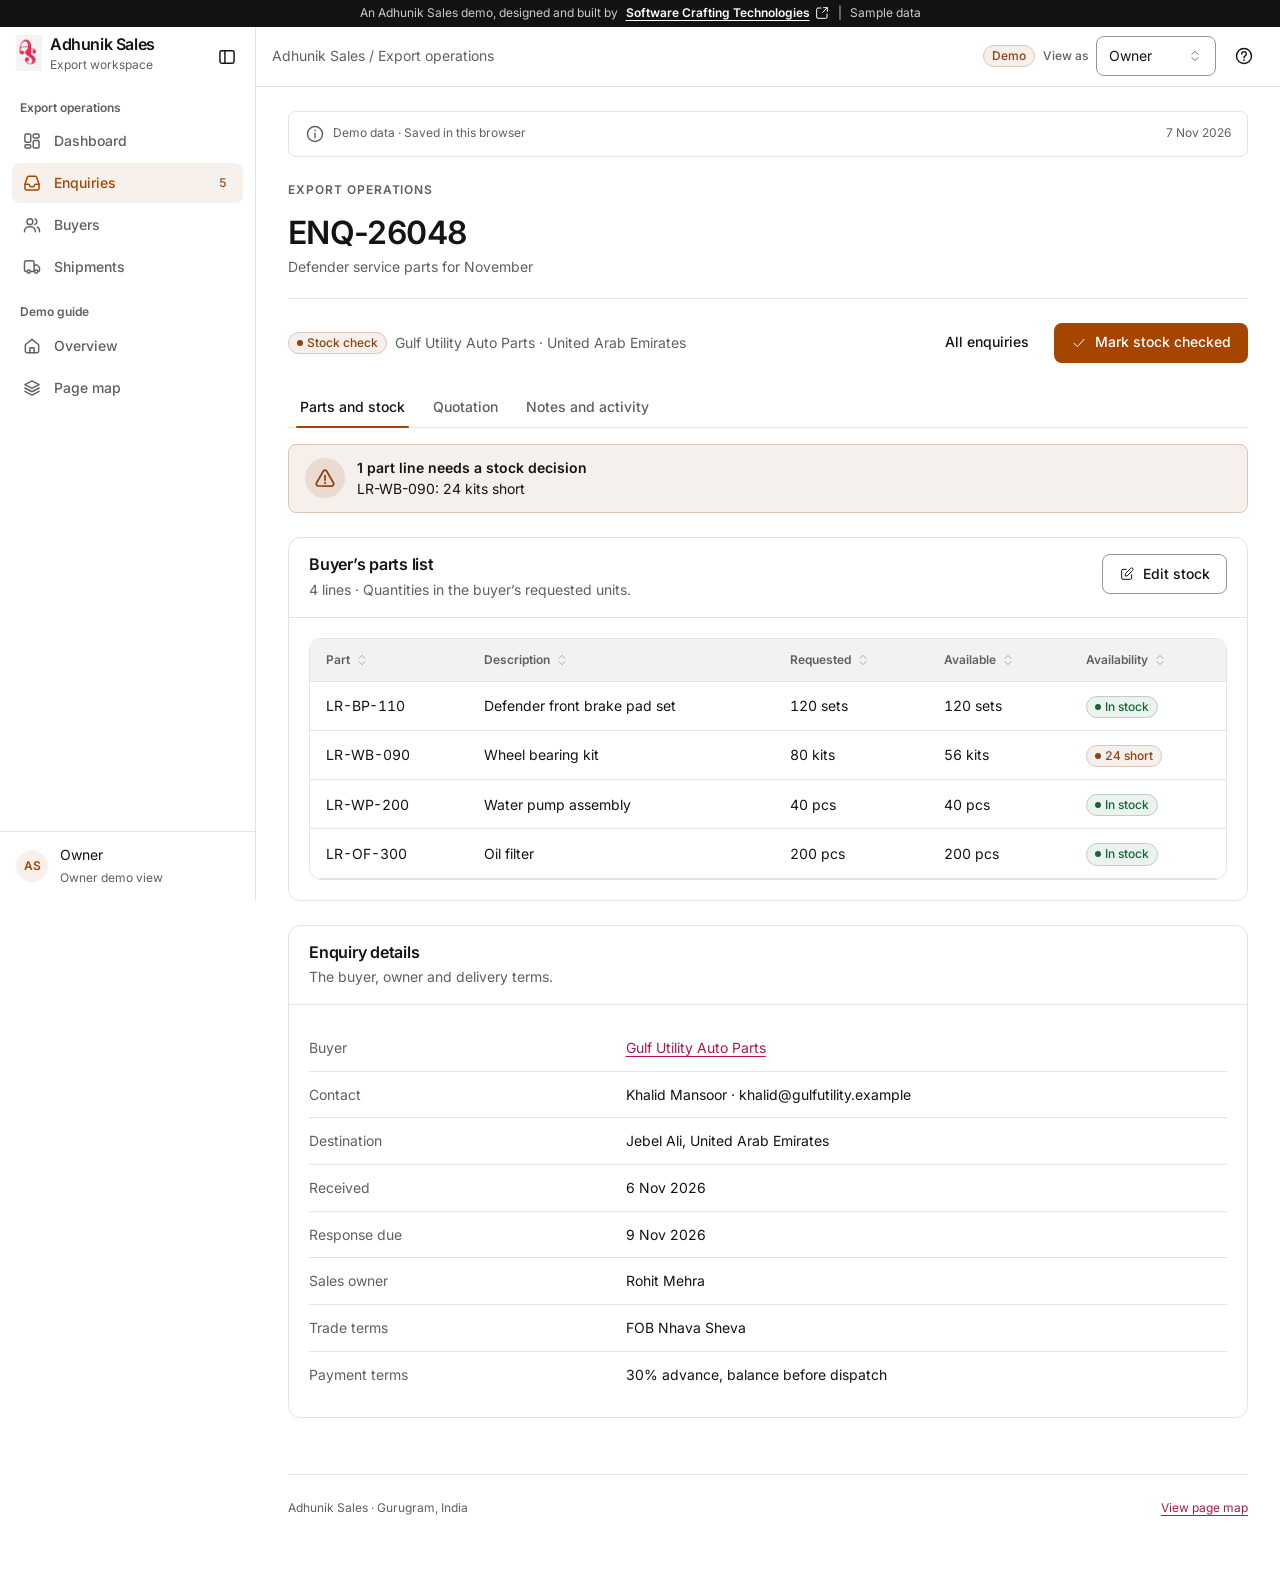
<file: pages/enquiry-detail.html>
<!doctype html>
<html lang="en">
<head>
<meta charset="utf-8">
<meta name="viewport" content="width=device-width, initial-scale=1, viewport-fit=cover">
<title>Enquiry detail | Adhunik Sales</title>
<meta name="description" content="Adhunik Sales interactive export workspace demo. Buyer enquiries, stock checks, quotations and shipment coordination.">
<link rel="icon" href="../assets/logo.jpg">
<link rel="stylesheet" href="../tokens/theme.css">
<link rel="stylesheet" href="../tokens/tokens.css">
<link rel="stylesheet" href="../base/base.css">
<link rel="stylesheet" href="../base/layout.css">
<link rel="stylesheet" href="../components/ripple/ripple.css">
<link rel="stylesheet" href="../components/button/button.css">
<link rel="stylesheet" href="../components/field/field.css">
<link rel="stylesheet" href="../components/input/input.css">
<link rel="stylesheet" href="../components/textarea/textarea.css">
<link rel="stylesheet" href="../components/checkbox/checkbox.css">
<link rel="stylesheet" href="../components/kbd/kbd.css">
<link rel="stylesheet" href="../components/badge/badge.css">
<link rel="stylesheet" href="../components/scroll-area/scroll-area.css">
<link rel="stylesheet" href="../components/popover/popover.css">
<link rel="stylesheet" href="../components/tooltip/tooltip.css">
<link rel="stylesheet" href="../components/select/select.css">
<link rel="stylesheet" href="../components/sidebar/sidebar.css">
<link rel="stylesheet" href="../components/app-shell/app-shell.css">
<link rel="stylesheet" href="../components/breadcrumb/breadcrumb.css">
<link rel="stylesheet" href="../components/page-header/page-header.css">
<link rel="stylesheet" href="../components/card/card.css">
<link rel="stylesheet" href="../components/empty-state/empty-state.css">
<link rel="stylesheet" href="../components/skeleton/skeleton.css">
<link rel="stylesheet" href="../components/spinner/spinner.css">
<link rel="stylesheet" href="../components/stat/stat.css">
<link rel="stylesheet" href="../components/number-flow/number-flow.css">
<link rel="stylesheet" href="../components/table/table.css">
<link rel="stylesheet" href="../components/data-table/data-table.css">
<link rel="stylesheet" href="../components/dropdown-menu/dropdown-menu.css">
<link rel="stylesheet" href="../components/tabs/tabs.css">
<link rel="stylesheet" href="../components/dialog/dialog.css">
<link rel="stylesheet" href="../components/toast/toast.css">
<link rel="stylesheet" href="../components/timeline/timeline.css">
<link rel="stylesheet" href="../components/stepper/stepper.css">
<link rel="stylesheet" href="../components/description-list/description-list.css">
<link rel="stylesheet" href="../components/chart/chart.css">
<link rel="stylesheet" href="../components/hero/hero.css">
<link rel="stylesheet" href="../components/feature-grid/feature-grid.css">
<link rel="stylesheet" href="../components/alert/alert.css">
<link rel="stylesheet" href="../components/link-list/link-list.css">
<link rel="stylesheet" href="../assets/demo.css">
</head>
<body data-ds-page="enquiry-detail">
<a class="ds-skip" href="#main">Skip to content</a>
<aside class="ds-demo__credit" aria-label="Demo attribution" data-ds-theme="demo-credit"><span>An Adhunik Sales demo, designed and built by</span><a href="https://softwarecrafting.in/?utm_source=adhunik-sales-demo&amp;utm_medium=demo&amp;utm_campaign=adhunik-sales-demo&amp;utm_content=enquiry-detail-top" target="_blank" rel="noopener noreferrer" aria-label="Software Crafting Technologies (opens in a new tab)">Software Crafting Technologies<svg class="ds-icon ds-icon--sm" aria-hidden="true"><use href="#i-external-link"/></svg></a><span class="ds-demo__credit-separator" aria-hidden="true">|</span><span>Sample data</span></aside>
<div class="ds-app">
<aside class="ds-sidebar" id="app-sidebar" data-ds-sidebar aria-label="Adhunik Sales workspace">
 <div class="ds-sidebar__head"><div class="ds-sidebar__brand"><a class="ds-demo__brand" href="../index.html"><img class="ds-demo__logo" src="../assets/logo.jpg" alt="" width="26" height="36"><span class="ds-demo__brand-text">Adhunik Sales<span class="ds-demo__brand-note">Export workspace</span></span></a></div><button type="button" class="ds-btn ds-btn--ghost ds-btn--icon ds-btn--sm ds-sidebar__collapse" data-ds-sidebar-collapse aria-expanded="true" aria-label="Collapse sidebar" data-ds-tooltip="Collapse sidebar"><svg class="ds-icon" aria-hidden="true"><use href="#i-sidebar"/></svg></button><button type="button" class="ds-btn ds-btn--ghost ds-btn--icon ds-btn--sm ds-sidebar__close" data-ds-sidebar-close aria-label="Close sidebar"><svg class="ds-icon" aria-hidden="true"><use href="#i-x"/></svg></button></div>
 <div class="ds-scroll-area" data-ds-scroll-area><nav class="ds-sidebar__nav ds-scroll ds-scroll--y" aria-label="Main navigation" data-ds-nav></nav></div>
 <div class="ds-sidebar__foot"><div class="ds-sidebar__user" data-ds-persona></div></div>
</aside>
<div class="ds-app__main">
 <div class="ds-app__topbar"><button type="button" class="ds-btn ds-btn--ghost ds-btn--icon ds-app__menu" data-ds-sidebar-open="app-sidebar" aria-expanded="false" aria-label="Open navigation"><svg class="ds-icon" aria-hidden="true"><use href="#i-menu"/></svg></button><a class="ds-demo__mobile-brand" href="../index.html">Adhunik Sales</a><span class="ds-demo__top-label">Adhunik Sales / Export operations</span><span class="ds-spacer"></span><span class="ds-badge ds-badge--warning">Demo</span><div class="ds-demo__topbar-role" data-ds-role></div><button type="button" class="ds-btn ds-btn--ghost ds-btn--icon" data-ds-dialog-open="about-demo" aria-label="About this demo" data-ds-tooltip="About this demo"><svg class="ds-icon" aria-hidden="true"><use href="#i-help-circle"/></svg></button></div>
 <main id="main" tabindex="-1" class="ds-app__content ds-stack" style="--ds-gap: var(--space-6)">
  <div class="ds-demo__banner"><svg class="ds-icon" aria-hidden="true"><use href="#i-info"/></svg><span>Demo data · Saved in this browser</span><span class="ds-spacer"></span><time datetime="2026-11-07" data-ds-date>7 Nov 2026</time></div>
  <header class="ds-page-header"><p class="ds-eyebrow">Export operations</p><div class="ds-page-header__row"><div class="ds-page-header__text"><h1 class="ds-page-header__title">Enquiry detail</h1><p class="ds-page-header__desc" data-ds-subtitle>Review requested parts, stock availability and the buyer’s quotation.</p></div></div></header>
  <div class="ds-stack" style="--ds-gap: var(--space-6)" data-ds-content></div>
  <footer class="ds-demo__footer"><span>Adhunik Sales · Gurugram, India</span><a href="../map.html">View page map</a></footer>
 </main>
</div>
</div>
<div data-ds-dialogs></div>
<script src="../icons/sprite.js"></script>
<script src="../assets/demo-data.js"></script>
<script src="../assets/demo.js"></script>
<script src="../components/popover/popover.js"></script>
<script src="../components/tooltip/tooltip.js"></script>
<script src="../components/sidebar/sidebar.js"></script>
<script src="../components/table/table.js"></script>
<script src="../components/data-table/data-table.js"></script>
<script src="../components/tabs/tabs.js"></script>
<script src="../components/dialog/dialog.js"></script>
<script src="../components/confirm/confirm.js"></script>
<script src="../components/select/select.js"></script>
<script src="../components/chart/chart.js"></script>
<script src="../components/number-flow/number-flow.js"></script>
<script src="../components/textarea/textarea.js"></script>
<script src="../components/dropdown-menu/dropdown-menu.js"></script>
<script src="../components/toast/toast.js"></script>
<script src="../components/scroll-area/scroll-area.js"></script>
<script src="../components/ripple/ripple.js"></script>
<script src="../assets/demo-ui.js"></script>
</body>
</html>
</file>
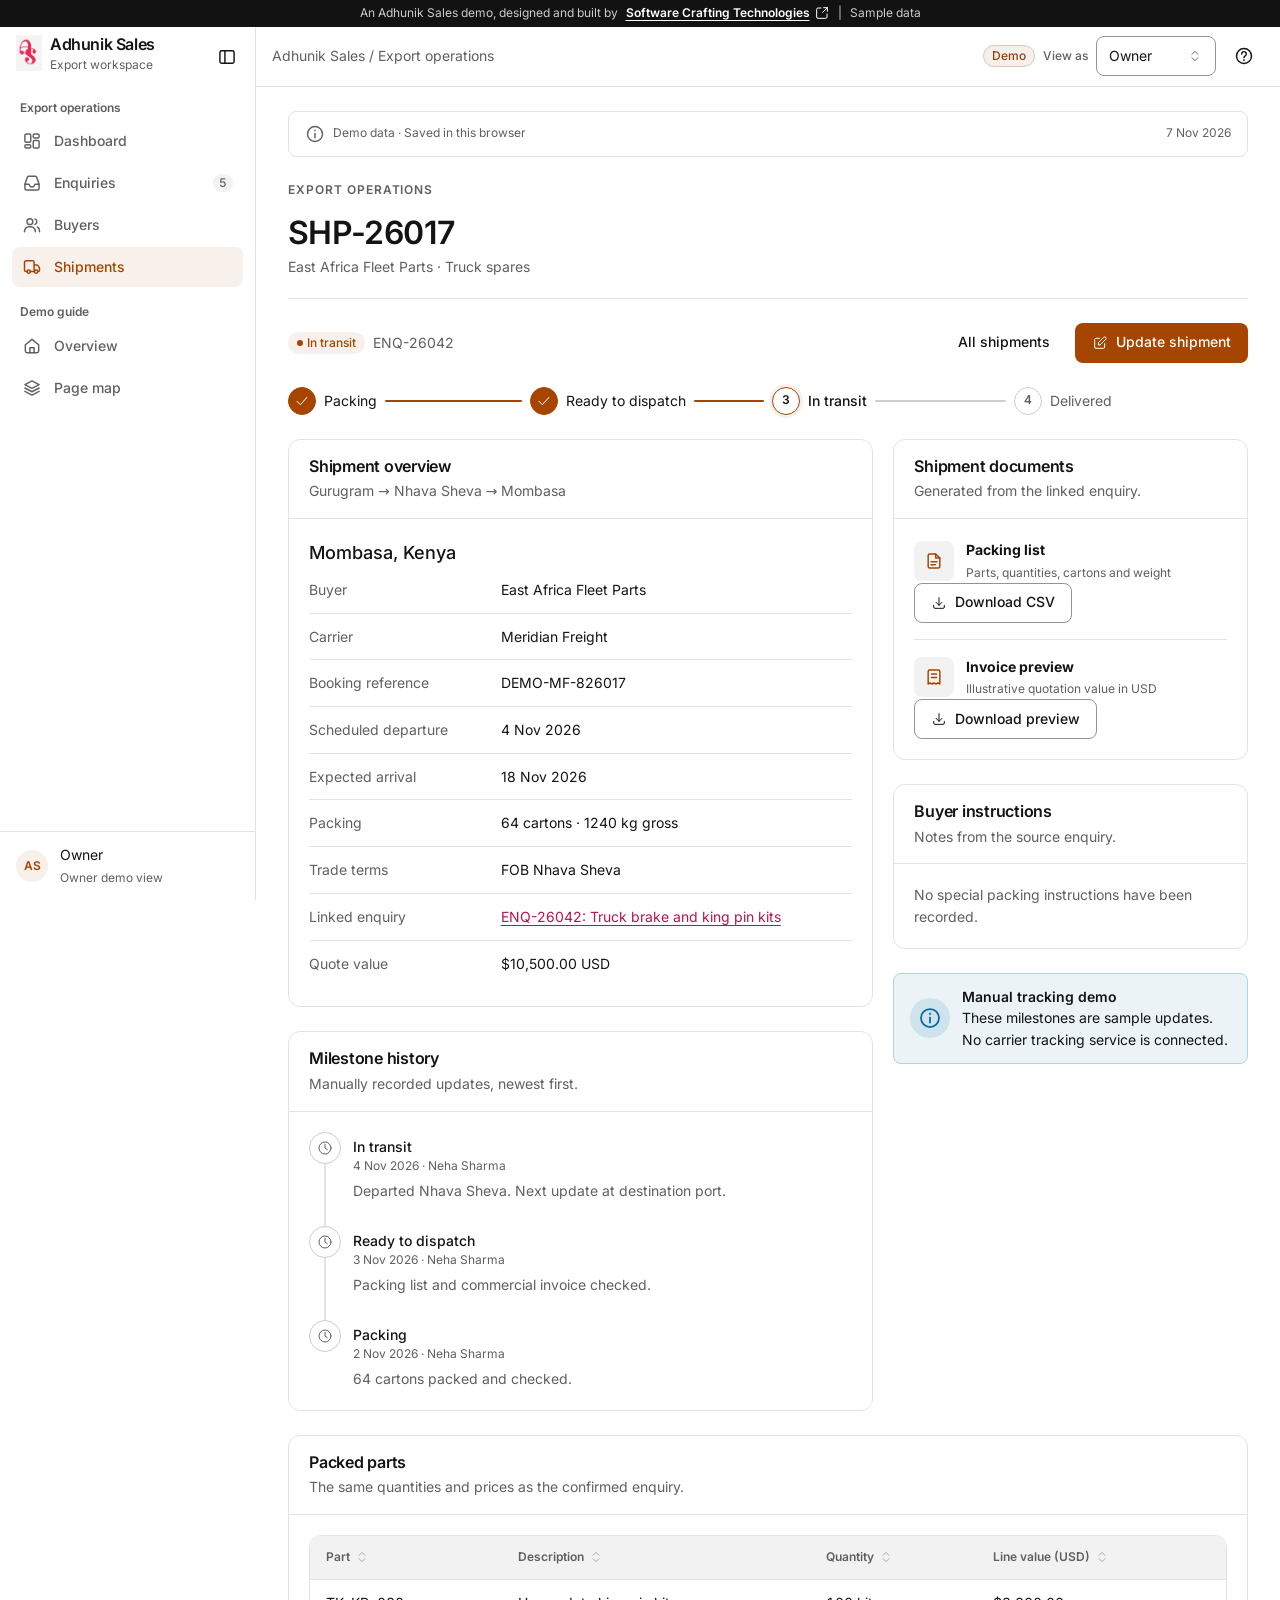
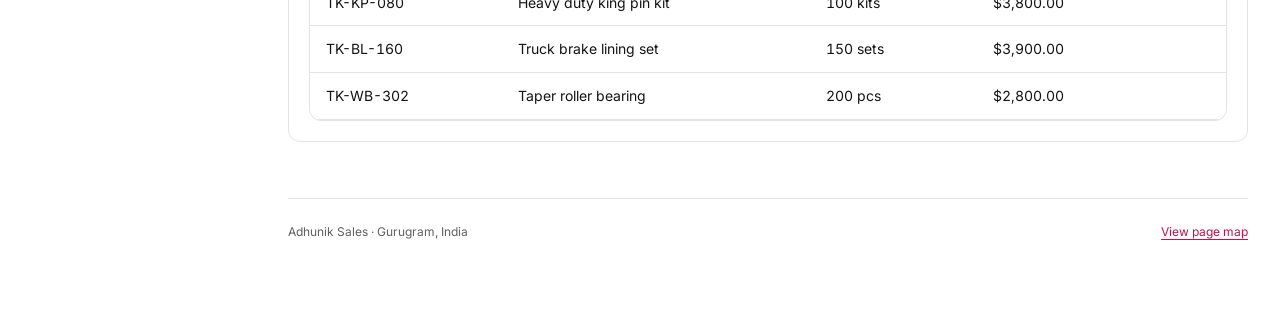
<file: pages/shipment-detail.html>
<!doctype html>
<html lang="en">
<head>
<meta charset="utf-8">
<meta name="viewport" content="width=device-width, initial-scale=1, viewport-fit=cover">
<title>Shipment detail | Adhunik Sales</title>
<meta name="description" content="Adhunik Sales interactive export workspace demo. Buyer enquiries, stock checks, quotations and shipment coordination.">
<link rel="icon" href="../assets/logo.jpg">
<link rel="stylesheet" href="../tokens/theme.css">
<link rel="stylesheet" href="../tokens/tokens.css">
<link rel="stylesheet" href="../base/base.css">
<link rel="stylesheet" href="../base/layout.css">
<link rel="stylesheet" href="../components/ripple/ripple.css">
<link rel="stylesheet" href="../components/button/button.css">
<link rel="stylesheet" href="../components/field/field.css">
<link rel="stylesheet" href="../components/input/input.css">
<link rel="stylesheet" href="../components/textarea/textarea.css">
<link rel="stylesheet" href="../components/checkbox/checkbox.css">
<link rel="stylesheet" href="../components/kbd/kbd.css">
<link rel="stylesheet" href="../components/badge/badge.css">
<link rel="stylesheet" href="../components/scroll-area/scroll-area.css">
<link rel="stylesheet" href="../components/popover/popover.css">
<link rel="stylesheet" href="../components/tooltip/tooltip.css">
<link rel="stylesheet" href="../components/select/select.css">
<link rel="stylesheet" href="../components/sidebar/sidebar.css">
<link rel="stylesheet" href="../components/app-shell/app-shell.css">
<link rel="stylesheet" href="../components/breadcrumb/breadcrumb.css">
<link rel="stylesheet" href="../components/page-header/page-header.css">
<link rel="stylesheet" href="../components/card/card.css">
<link rel="stylesheet" href="../components/empty-state/empty-state.css">
<link rel="stylesheet" href="../components/skeleton/skeleton.css">
<link rel="stylesheet" href="../components/spinner/spinner.css">
<link rel="stylesheet" href="../components/stat/stat.css">
<link rel="stylesheet" href="../components/number-flow/number-flow.css">
<link rel="stylesheet" href="../components/table/table.css">
<link rel="stylesheet" href="../components/data-table/data-table.css">
<link rel="stylesheet" href="../components/dropdown-menu/dropdown-menu.css">
<link rel="stylesheet" href="../components/tabs/tabs.css">
<link rel="stylesheet" href="../components/dialog/dialog.css">
<link rel="stylesheet" href="../components/toast/toast.css">
<link rel="stylesheet" href="../components/timeline/timeline.css">
<link rel="stylesheet" href="../components/stepper/stepper.css">
<link rel="stylesheet" href="../components/description-list/description-list.css">
<link rel="stylesheet" href="../components/chart/chart.css">
<link rel="stylesheet" href="../components/hero/hero.css">
<link rel="stylesheet" href="../components/feature-grid/feature-grid.css">
<link rel="stylesheet" href="../components/alert/alert.css">
<link rel="stylesheet" href="../components/link-list/link-list.css">
<link rel="stylesheet" href="../assets/demo.css">
</head>
<body data-ds-page="shipment-detail">
<a class="ds-skip" href="#main">Skip to content</a>
<aside class="ds-demo__credit" aria-label="Demo attribution" data-ds-theme="demo-credit"><span>An Adhunik Sales demo, designed and built by</span><a href="https://softwarecrafting.in/?utm_source=adhunik-sales-demo&amp;utm_medium=demo&amp;utm_campaign=adhunik-sales-demo&amp;utm_content=shipment-detail-top" target="_blank" rel="noopener noreferrer" aria-label="Software Crafting Technologies (opens in a new tab)">Software Crafting Technologies<svg class="ds-icon ds-icon--sm" aria-hidden="true"><use href="#i-external-link"/></svg></a><span class="ds-demo__credit-separator" aria-hidden="true">|</span><span>Sample data</span></aside>
<div class="ds-app">
<aside class="ds-sidebar" id="app-sidebar" data-ds-sidebar aria-label="Adhunik Sales workspace">
 <div class="ds-sidebar__head"><div class="ds-sidebar__brand"><a class="ds-demo__brand" href="../index.html"><img class="ds-demo__logo" src="../assets/logo.jpg" alt="" width="26" height="36"><span class="ds-demo__brand-text">Adhunik Sales<span class="ds-demo__brand-note">Export workspace</span></span></a></div><button type="button" class="ds-btn ds-btn--ghost ds-btn--icon ds-btn--sm ds-sidebar__collapse" data-ds-sidebar-collapse aria-expanded="true" aria-label="Collapse sidebar" data-ds-tooltip="Collapse sidebar"><svg class="ds-icon" aria-hidden="true"><use href="#i-sidebar"/></svg></button><button type="button" class="ds-btn ds-btn--ghost ds-btn--icon ds-btn--sm ds-sidebar__close" data-ds-sidebar-close aria-label="Close sidebar"><svg class="ds-icon" aria-hidden="true"><use href="#i-x"/></svg></button></div>
 <div class="ds-scroll-area" data-ds-scroll-area><nav class="ds-sidebar__nav ds-scroll ds-scroll--y" aria-label="Main navigation" data-ds-nav></nav></div>
 <div class="ds-sidebar__foot"><div class="ds-sidebar__user" data-ds-persona></div></div>
</aside>
<div class="ds-app__main">
 <div class="ds-app__topbar"><button type="button" class="ds-btn ds-btn--ghost ds-btn--icon ds-app__menu" data-ds-sidebar-open="app-sidebar" aria-expanded="false" aria-label="Open navigation"><svg class="ds-icon" aria-hidden="true"><use href="#i-menu"/></svg></button><a class="ds-demo__mobile-brand" href="../index.html">Adhunik Sales</a><span class="ds-demo__top-label">Adhunik Sales / Export operations</span><span class="ds-spacer"></span><span class="ds-badge ds-badge--warning">Demo</span><div class="ds-demo__topbar-role" data-ds-role></div><button type="button" class="ds-btn ds-btn--ghost ds-btn--icon" data-ds-dialog-open="about-demo" aria-label="About this demo" data-ds-tooltip="About this demo"><svg class="ds-icon" aria-hidden="true"><use href="#i-help-circle"/></svg></button></div>
 <main id="main" tabindex="-1" class="ds-app__content ds-stack" style="--ds-gap: var(--space-6)">
  <div class="ds-demo__banner"><svg class="ds-icon" aria-hidden="true"><use href="#i-info"/></svg><span>Demo data · Saved in this browser</span><span class="ds-spacer"></span><time datetime="2026-11-07" data-ds-date>7 Nov 2026</time></div>
  <header class="ds-page-header"><p class="ds-eyebrow">Export operations</p><div class="ds-page-header__row"><div class="ds-page-header__text"><h1 class="ds-page-header__title">Shipment detail</h1><p class="ds-page-header__desc" data-ds-subtitle>Follow the export milestones and packing details for this shipment.</p></div></div></header>
  <div class="ds-stack" style="--ds-gap: var(--space-6)" data-ds-content></div>
  <footer class="ds-demo__footer"><span>Adhunik Sales · Gurugram, India</span><a href="../map.html">View page map</a></footer>
 </main>
</div>
</div>
<div data-ds-dialogs></div>
<script src="../icons/sprite.js"></script>
<script src="../assets/demo-data.js"></script>
<script src="../assets/demo.js"></script>
<script src="../components/popover/popover.js"></script>
<script src="../components/tooltip/tooltip.js"></script>
<script src="../components/sidebar/sidebar.js"></script>
<script src="../components/table/table.js"></script>
<script src="../components/data-table/data-table.js"></script>
<script src="../components/tabs/tabs.js"></script>
<script src="../components/dialog/dialog.js"></script>
<script src="../components/confirm/confirm.js"></script>
<script src="../components/select/select.js"></script>
<script src="../components/chart/chart.js"></script>
<script src="../components/number-flow/number-flow.js"></script>
<script src="../components/textarea/textarea.js"></script>
<script src="../components/dropdown-menu/dropdown-menu.js"></script>
<script src="../components/toast/toast.js"></script>
<script src="../components/scroll-area/scroll-area.js"></script>
<script src="../components/ripple/ripple.js"></script>
<script src="../assets/demo-ui.js"></script>
</body>
</html>
</file>
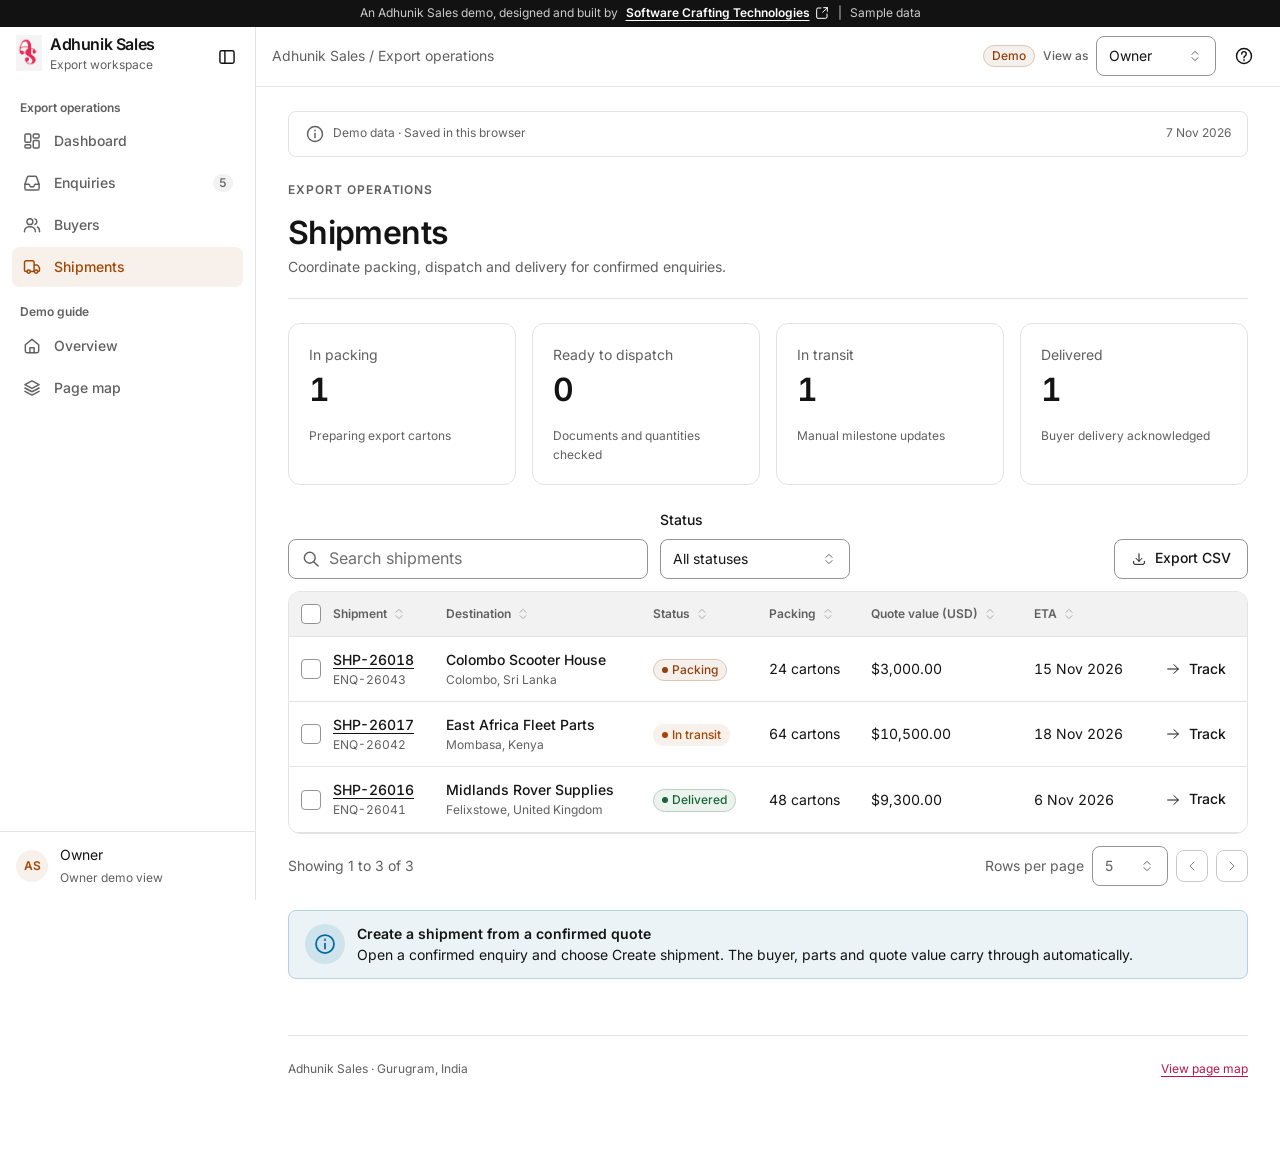
<file: pages/shipments.html>
<!doctype html>
<html lang="en">
<head>
<meta charset="utf-8">
<meta name="viewport" content="width=device-width, initial-scale=1, viewport-fit=cover">
<title>Shipments | Adhunik Sales</title>
<meta name="description" content="Adhunik Sales interactive export workspace demo. Buyer enquiries, stock checks, quotations and shipment coordination.">
<link rel="icon" href="../assets/logo.jpg">
<link rel="stylesheet" href="../tokens/theme.css">
<link rel="stylesheet" href="../tokens/tokens.css">
<link rel="stylesheet" href="../base/base.css">
<link rel="stylesheet" href="../base/layout.css">
<link rel="stylesheet" href="../components/ripple/ripple.css">
<link rel="stylesheet" href="../components/button/button.css">
<link rel="stylesheet" href="../components/field/field.css">
<link rel="stylesheet" href="../components/input/input.css">
<link rel="stylesheet" href="../components/textarea/textarea.css">
<link rel="stylesheet" href="../components/checkbox/checkbox.css">
<link rel="stylesheet" href="../components/kbd/kbd.css">
<link rel="stylesheet" href="../components/badge/badge.css">
<link rel="stylesheet" href="../components/scroll-area/scroll-area.css">
<link rel="stylesheet" href="../components/popover/popover.css">
<link rel="stylesheet" href="../components/tooltip/tooltip.css">
<link rel="stylesheet" href="../components/select/select.css">
<link rel="stylesheet" href="../components/sidebar/sidebar.css">
<link rel="stylesheet" href="../components/app-shell/app-shell.css">
<link rel="stylesheet" href="../components/breadcrumb/breadcrumb.css">
<link rel="stylesheet" href="../components/page-header/page-header.css">
<link rel="stylesheet" href="../components/card/card.css">
<link rel="stylesheet" href="../components/empty-state/empty-state.css">
<link rel="stylesheet" href="../components/skeleton/skeleton.css">
<link rel="stylesheet" href="../components/spinner/spinner.css">
<link rel="stylesheet" href="../components/stat/stat.css">
<link rel="stylesheet" href="../components/number-flow/number-flow.css">
<link rel="stylesheet" href="../components/table/table.css">
<link rel="stylesheet" href="../components/data-table/data-table.css">
<link rel="stylesheet" href="../components/dropdown-menu/dropdown-menu.css">
<link rel="stylesheet" href="../components/tabs/tabs.css">
<link rel="stylesheet" href="../components/dialog/dialog.css">
<link rel="stylesheet" href="../components/toast/toast.css">
<link rel="stylesheet" href="../components/timeline/timeline.css">
<link rel="stylesheet" href="../components/stepper/stepper.css">
<link rel="stylesheet" href="../components/description-list/description-list.css">
<link rel="stylesheet" href="../components/chart/chart.css">
<link rel="stylesheet" href="../components/hero/hero.css">
<link rel="stylesheet" href="../components/feature-grid/feature-grid.css">
<link rel="stylesheet" href="../components/alert/alert.css">
<link rel="stylesheet" href="../components/link-list/link-list.css">
<link rel="stylesheet" href="../assets/demo.css">
</head>
<body data-ds-page="shipments">
<a class="ds-skip" href="#main">Skip to content</a>
<aside class="ds-demo__credit" aria-label="Demo attribution" data-ds-theme="demo-credit"><span>An Adhunik Sales demo, designed and built by</span><a href="https://softwarecrafting.in/?utm_source=adhunik-sales-demo&amp;utm_medium=demo&amp;utm_campaign=adhunik-sales-demo&amp;utm_content=shipments-top" target="_blank" rel="noopener noreferrer" aria-label="Software Crafting Technologies (opens in a new tab)">Software Crafting Technologies<svg class="ds-icon ds-icon--sm" aria-hidden="true"><use href="#i-external-link"/></svg></a><span class="ds-demo__credit-separator" aria-hidden="true">|</span><span>Sample data</span></aside>
<div class="ds-app">
<aside class="ds-sidebar" id="app-sidebar" data-ds-sidebar aria-label="Adhunik Sales workspace">
 <div class="ds-sidebar__head"><div class="ds-sidebar__brand"><a class="ds-demo__brand" href="../index.html"><img class="ds-demo__logo" src="../assets/logo.jpg" alt="" width="26" height="36"><span class="ds-demo__brand-text">Adhunik Sales<span class="ds-demo__brand-note">Export workspace</span></span></a></div><button type="button" class="ds-btn ds-btn--ghost ds-btn--icon ds-btn--sm ds-sidebar__collapse" data-ds-sidebar-collapse aria-expanded="true" aria-label="Collapse sidebar" data-ds-tooltip="Collapse sidebar"><svg class="ds-icon" aria-hidden="true"><use href="#i-sidebar"/></svg></button><button type="button" class="ds-btn ds-btn--ghost ds-btn--icon ds-btn--sm ds-sidebar__close" data-ds-sidebar-close aria-label="Close sidebar"><svg class="ds-icon" aria-hidden="true"><use href="#i-x"/></svg></button></div>
 <div class="ds-scroll-area" data-ds-scroll-area><nav class="ds-sidebar__nav ds-scroll ds-scroll--y" aria-label="Main navigation" data-ds-nav></nav></div>
 <div class="ds-sidebar__foot"><div class="ds-sidebar__user" data-ds-persona></div></div>
</aside>
<div class="ds-app__main">
 <div class="ds-app__topbar"><button type="button" class="ds-btn ds-btn--ghost ds-btn--icon ds-app__menu" data-ds-sidebar-open="app-sidebar" aria-expanded="false" aria-label="Open navigation"><svg class="ds-icon" aria-hidden="true"><use href="#i-menu"/></svg></button><a class="ds-demo__mobile-brand" href="../index.html">Adhunik Sales</a><span class="ds-demo__top-label">Adhunik Sales / Export operations</span><span class="ds-spacer"></span><span class="ds-badge ds-badge--warning">Demo</span><div class="ds-demo__topbar-role" data-ds-role></div><button type="button" class="ds-btn ds-btn--ghost ds-btn--icon" data-ds-dialog-open="about-demo" aria-label="About this demo" data-ds-tooltip="About this demo"><svg class="ds-icon" aria-hidden="true"><use href="#i-help-circle"/></svg></button></div>
 <main id="main" tabindex="-1" class="ds-app__content ds-stack" style="--ds-gap: var(--space-6)">
  <div class="ds-demo__banner"><svg class="ds-icon" aria-hidden="true"><use href="#i-info"/></svg><span>Demo data · Saved in this browser</span><span class="ds-spacer"></span><time datetime="2026-11-07" data-ds-date>7 Nov 2026</time></div>
  <header class="ds-page-header"><p class="ds-eyebrow">Export operations</p><div class="ds-page-header__row"><div class="ds-page-header__text"><h1 class="ds-page-header__title">Shipments</h1><p class="ds-page-header__desc" data-ds-subtitle>Coordinate packing, dispatch and delivery for confirmed enquiries.</p></div></div></header>
  <div class="ds-stack" style="--ds-gap: var(--space-6)" data-ds-content></div>
  <footer class="ds-demo__footer"><span>Adhunik Sales · Gurugram, India</span><a href="../map.html">View page map</a></footer>
 </main>
</div>
</div>
<div data-ds-dialogs></div>
<script src="../icons/sprite.js"></script>
<script src="../assets/demo-data.js"></script>
<script src="../assets/demo.js"></script>
<script src="../components/popover/popover.js"></script>
<script src="../components/tooltip/tooltip.js"></script>
<script src="../components/sidebar/sidebar.js"></script>
<script src="../components/table/table.js"></script>
<script src="../components/data-table/data-table.js"></script>
<script src="../components/tabs/tabs.js"></script>
<script src="../components/dialog/dialog.js"></script>
<script src="../components/confirm/confirm.js"></script>
<script src="../components/select/select.js"></script>
<script src="../components/chart/chart.js"></script>
<script src="../components/number-flow/number-flow.js"></script>
<script src="../components/textarea/textarea.js"></script>
<script src="../components/dropdown-menu/dropdown-menu.js"></script>
<script src="../components/toast/toast.js"></script>
<script src="../components/scroll-area/scroll-area.js"></script>
<script src="../components/ripple/ripple.js"></script>
<script src="../assets/demo-ui.js"></script>
</body>
</html>
</file>
<file: tokens/theme.css>
/* Brand inputs. This is the only file to edit when rebranding a project.
   Everything else in the system derives from these values in tokens.css.
   After editing, run: npm run check */
:root {
  /* Primary action colour and the text that sits on it */
  --brand-primary: #a54500;
  --brand-on-primary: #ffffff;

  /* Accent: links, focus rings, highlights */
  --brand-accent: #b5164b;
  --brand-on-accent: #ffffff;

  /* Neutrals, a warm taupe scale. Text, secondary text, lines and the muted surface; the rest derives from them. */
  --brand-neutral: #141414;
  --brand-neutral-muted: #606060;
  --brand-border: #e3e3e3;
  --brand-surface-muted: #f2f2f2;

  /* Status */
  --brand-success: #166534;
  --brand-warning: #92400e;
  --brand-danger: #b91c1c;
  --brand-info: #0369a1;

  /* Rating stars, needs 3:1 against white */
  --brand-rating: #d97706;

  /* Chart series, each needs 3:1 against white */
  --brand-chart-1: #a54500;
  --brand-chart-2: #b5164b;
  --brand-chart-3: #0f766e;
  --brand-chart-4: #a21caf;
  --brand-chart-5: #854d0e;
  --brand-chart-6: #475569;

  /* Type: self-hosted Inter ships in base/fonts. Swap the file and @font-face in base.css to change it. */
  --brand-font-sans: "Inter", ui-sans-serif, system-ui, -apple-system, "Segoe UI", sans-serif;
  --brand-font-display: var(--brand-font-sans);
  --brand-font-mono: ui-monospace, "SF Mono", "Cascadia Mono", "Roboto Mono", Menlo, Consolas, monospace;

  /* Shape: every radius scales from this */
  --brand-radius: 8px;
}

/* The agency attribution uses the neutral inverse palette. */
[data-ds-theme="demo-credit"] {
  --brand-primary: var(--brand-neutral);
}
</file>
<file: tokens/tokens.css>
/* Semantic tokens derived from theme.css. Components use these only, never --brand-* or raw values.
   Names map one to one to a future React Native theme object: --color-text-muted is color.textMuted. */
:root, [data-ds-theme] {
  color-scheme: light;

  /* Surfaces */
  --color-bg: white;
  --color-surface: white;
  --color-sunken: var(--brand-surface-muted);
  --color-hover: color-mix(in srgb, var(--brand-surface-muted) 80%, white);
  --color-overlay: color-mix(in srgb, var(--brand-neutral) 45%, transparent);

  /* Text */
  --color-text: var(--brand-neutral);
  --color-text-muted: var(--brand-neutral-muted);
  --color-text-subtle: color-mix(in srgb, var(--brand-neutral-muted) 90%, white);

  /* Lines. --color-border is decorative; --color-input bounds controls and meets 3:1. */
  --color-border: var(--brand-border);
  --color-border-strong: color-mix(in srgb, var(--brand-neutral) 10%, var(--brand-border));
  --color-input: color-mix(in srgb, var(--brand-neutral) 38%, var(--brand-border));

  /* Primary */
  --color-primary: var(--brand-primary);
  --color-primary-hover: color-mix(in srgb, var(--brand-primary) 86%, white);
  --color-on-primary: var(--brand-on-primary);
  --color-primary-soft: color-mix(in srgb, var(--brand-primary) 8%, white);
  --color-on-primary-soft: var(--brand-primary);

  /* Accent */
  --color-accent: var(--brand-accent);
  --color-accent-hover: color-mix(in srgb, var(--brand-accent) 82%, black);
  --color-on-accent: var(--brand-on-accent);
  --color-accent-soft: color-mix(in srgb, var(--brand-accent) 9%, white);
  --color-link: var(--brand-accent);
  --color-link-hover: color-mix(in srgb, var(--brand-accent) 78%, black);
  --color-focus: var(--brand-accent);
  --color-selection: color-mix(in srgb, var(--brand-accent) 20%, white);

  /* Status: text or icon, tinted background, border */
  --color-success: var(--brand-success);
  --color-success-bg: color-mix(in srgb, var(--brand-success) 8%, white);
  --color-success-border: color-mix(in srgb, var(--brand-success) 30%, white);
  --color-warning: var(--brand-warning);
  --color-warning-bg: color-mix(in srgb, var(--brand-warning) 8%, white);
  --color-warning-border: color-mix(in srgb, var(--brand-warning) 30%, white);
  --color-danger: var(--brand-danger);
  --color-danger-hover: color-mix(in srgb, var(--brand-danger) 82%, black);
  --color-danger-bg: color-mix(in srgb, var(--brand-danger) 7%, white);
  --color-danger-border: color-mix(in srgb, var(--brand-danger) 30%, white);
  --color-on-danger: white;
  --color-info: var(--brand-info);
  --color-info-bg: color-mix(in srgb, var(--brand-info) 8%, white);
  --color-info-border: color-mix(in srgb, var(--brand-info) 30%, white);

  --color-rating: var(--brand-rating);

  /* Inverse: dark bands and footers on a light-only system */
  --color-inverse: color-mix(in srgb, var(--brand-primary) 92%, black);
  --color-on-inverse: white;
  --color-on-inverse-muted: color-mix(in srgb, var(--brand-primary) 22%, white);
  --color-inverse-border: color-mix(in srgb, var(--brand-primary) 70%, white);

  /* Charts */
  --color-chart-1: var(--brand-chart-1);
  --color-chart-2: var(--brand-chart-2);
  --color-chart-3: var(--brand-chart-3);
  --color-chart-4: var(--brand-chart-4);
  --color-chart-5: var(--brand-chart-5);
  --color-chart-6: var(--brand-chart-6);
  --color-chart-grid: var(--color-border);

  /* Space: 4px base */
  --space-1: 4px; --space-2: 8px; --space-3: 12px; --space-4: 16px; --space-5: 20px; --space-6: 24px;
  --space-8: 32px; --space-10: 40px; --space-12: 48px; --space-16: 64px; --space-20: 80px; --space-24: 96px;

  /* Radius */
  --radius-sm: calc(var(--brand-radius) * .5);
  --radius-md: var(--brand-radius);
  --radius-lg: calc(var(--brand-radius) * 1.5);
  --radius-xl: calc(var(--brand-radius) * 2);
  --radius-full: 999px;

  /* Elevation */
  --shadow-sm: 0 1px 2px color-mix(in srgb, var(--brand-neutral) 8%, transparent);
  --shadow-md: 0 4px 12px color-mix(in srgb, var(--brand-neutral) 10%, transparent), 0 1px 3px color-mix(in srgb, var(--brand-neutral) 6%, transparent);
  --shadow-lg: 0 18px 44px color-mix(in srgb, var(--brand-neutral) 20%, transparent), 0 4px 12px color-mix(in srgb, var(--brand-neutral) 8%, transparent);

  /* Type */
  --font-sans: var(--brand-font-sans);
  --font-display: var(--brand-font-display);
  --font-mono: var(--brand-font-mono);
  --text-xs: 12px; --text-sm: 14px; --text-md: 16px; --text-lg: 18px; --text-xl: 20px; --text-2xl: 24px;
  --text-3xl: clamp(26px, 2vw + 20px, 32px);
  --text-4xl: clamp(30px, 3.2vw + 20px, 44px);
  --text-5xl: clamp(36px, 5vw + 18px, 64px);
  --leading-tight: 1.15; --leading-snug: 1.3; --leading-normal: 1.55;
  --weight-regular: 400; --weight-medium: 500; --weight-semibold: 600; --weight-bold: 700;

  /* Motion. Springs are sampled damped springs: --ease-spring settles with a small overshoot (about 4%) for things
     that arrive or move, --ease-spring-soft settles without visible overshoot. Exits are short and ease in. */
  --duration-fast: 120ms; --duration-base: 200ms; --duration-slow: 320ms; --duration-spring: 480ms;
  --ease-out: cubic-bezier(.2, .8, .2, 1);
  --ease-in: cubic-bezier(.4, 0, .7, .2);
  --ease-in-out: cubic-bezier(.65, 0, .35, 1);
  --ease-spring: linear(0, .016 2.5%, .058 5%, .12 7.5%, .193 10%, .524 20%, .671 25%, .792 30%, .885 35%, .951 40%, .995 45%, 1.022 50%, 1.037 65%, 1);
  --ease-spring-soft: linear(0, .018 2.5%, .065 5%, .13 7.5%, .524 20%, .658 25%, .765 30%, .846 35%, .905 40%, .946 45%, .995 57.5%, 1);

  /* Controls. Grows to --touch on touch screens, see base.css */
  --control-sm: 32px; --control-md: 40px; --control-lg: 48px; --touch: 44px;

  /* Layout */
  --container: 1200px; --container-narrow: 720px;
  --sidebar: 256px; --topbar: 60px;

  /* Layers */
  --z-sticky: 20; --z-shell: 40; --z-popover: 60; --z-toast: 90;
}
</file>
<file: base/base.css>
/* Reset, type, focus, accessibility helpers, icons. Needs tokens/theme.css and tokens/tokens.css.
   Breakpoints (media queries cannot read custom properties): 640, 768, 1024, 1280. Mobile first. */
@font-face {
  font-family: "Inter";
  src: url("fonts/inter-variable.woff2") format("woff2");
  font-weight: 100 900;
  font-style: normal;
  font-display: swap;
}

*, *::before, *::after { box-sizing: border-box; }
html { -webkit-text-size-adjust: 100%; text-size-adjust: 100%; scroll-behavior: smooth; }
body {
  margin: 0;
  min-height: 100dvh;
  background: var(--color-bg);
  color: var(--color-text);
  font-family: var(--font-sans);
  font-size: var(--text-md);
  line-height: var(--leading-normal);
  -webkit-font-smoothing: antialiased;
  overflow-wrap: break-word;
}
h1, h2, h3, h4, h5, h6, p, figure, blockquote, dl, dd, pre { margin: 0; }
ul[class], ol[class] { margin: 0; padding: 0; list-style: none; }
img, svg, video, canvas { display: block; max-width: 100%; }
img, video { height: auto; }
button, input, textarea, select { font: inherit; color: inherit; margin: 0; }
button { cursor: pointer; }
table { border-collapse: collapse; }
hr { border: 0; border-top: 1px solid var(--color-border); margin: 0; }
[hidden] { display: none !important; }
::selection { background: var(--color-selection); }
:focus-visible { outline: 2px solid var(--color-focus); outline-offset: 2px; }

a { color: var(--color-link); text-underline-offset: 3px; }
a:hover { color: var(--color-link-hover); }

/* Type scale */
h1, h2, h3, h4 { font-weight: var(--weight-semibold); line-height: var(--leading-snug); letter-spacing: -.01em; }
.ds-display { font-family: var(--font-display); font-size: var(--text-5xl); font-weight: var(--weight-bold); line-height: var(--leading-tight); letter-spacing: -.025em; }
.ds-h1, h1 { font-family: var(--font-display); font-size: var(--text-4xl); line-height: var(--leading-tight); letter-spacing: -.02em; }
.ds-h2, h2 { font-size: var(--text-3xl); letter-spacing: -.015em; }
.ds-h3, h3 { font-size: var(--text-xl); }
.ds-h4, h4 { font-size: var(--text-md); }
.ds-lead { font-size: var(--text-lg); color: var(--color-text-muted); }
.ds-small { font-size: var(--text-sm); }
.ds-caption { font-size: var(--text-xs); color: var(--color-text-muted); }
.ds-eyebrow { font-size: var(--text-xs); font-weight: var(--weight-semibold); letter-spacing: .08em; text-transform: uppercase; color: var(--color-text-muted); }
.ds-muted { color: var(--color-text-muted); }
.ds-num { font-variant-numeric: tabular-nums; }
.ds-mono { font-family: var(--font-mono); font-size: .92em; }
.ds-truncate { display: block; min-width: 0; overflow: hidden; white-space: nowrap; text-overflow: ellipsis; }
/* Text logo used by shells until a project adds its own logo file */
.ds-wordmark { font-family: var(--font-display); font-size: var(--text-lg); font-weight: var(--weight-bold); letter-spacing: -.02em; color: var(--color-text); text-decoration: none; white-space: nowrap; }

/* Dense scale for admin and app screens: set on any container */
.ds-dense { font-size: var(--text-sm); --text-5xl: 32px; --text-4xl: 24px; --text-3xl: 20px; --text-xl: 16px; --text-md: 14px; }

/* Icons: <svg class="ds-icon" aria-hidden="true"><use href="#i-plus"/></svg> with icons/sprite.js loaded */
.ds-icon { width: 20px; height: 20px; flex: none; stroke-width: 1.75; }
.ds-icon--sm { width: 16px; height: 16px; stroke-width: 1.5; }
.ds-icon--lg { width: 24px; height: 24px; }
.ds-icon--xl { width: 32px; height: 32px; }

/* Accessibility helpers */
.ds-sr-only { position: absolute !important; width: 1px; height: 1px; overflow: hidden; clip-path: inset(50%); white-space: nowrap; }
.ds-skip {
  position: fixed; left: var(--space-4); top: -80px; z-index: var(--z-toast);
  padding: var(--space-2) var(--space-4); border-radius: var(--radius-md);
  background: var(--color-primary); color: var(--color-on-primary); text-decoration: none;
}
.ds-skip:focus { top: var(--space-3); color: var(--color-on-primary); }

/* Touch: controls grow to a comfortable target; 16px text stops iOS zooming on focus */
@media (pointer: coarse) {
  :root { --control-sm: 40px; --control-md: var(--touch); --control-lg: 52px; }
  input, textarea { font-size: 16px; }
}

@media (prefers-reduced-motion: reduce) {
  html { scroll-behavior: auto; }
  *, *::before, *::after { animation-duration: .01ms !important; animation-iteration-count: 1 !important; transition-duration: .01ms !important; }
}

@media print {
  .ds-no-print { display: none !important; }
  body { background: white; }
}
</file>
<file: base/layout.css>
/* Layout primitives. Each is intrinsically responsive, so most pages need no media queries. */
.ds-container { width: min(100%, var(--container)); margin-inline: auto; padding-inline: var(--space-4); }
.ds-container--narrow { max-width: var(--container-narrow); }
@media (min-width: 768px) { .ds-container { padding-inline: var(--space-8); } }

.ds-section { padding-block: var(--space-12); }
@media (min-width: 768px) { .ds-section { padding-block: var(--space-20); } }

/* Vertical rhythm: --ds-gap sets spacing */
.ds-stack { display: flex; flex-direction: column; gap: var(--ds-gap, var(--space-4)); }
.ds-stack > * { min-width: 0; }
.ds-stack--center { align-items: center; text-align: center; }

/* Horizontal row that wraps */
.ds-cluster { display: flex; flex-wrap: wrap; align-items: center; gap: var(--ds-gap, var(--space-3)); }
.ds-cluster--between { justify-content: space-between; }

/* Auto-fit columns: --ds-min is the narrowest column before wrapping */
.ds-grid { display: grid; gap: var(--ds-gap, var(--space-4)); grid-template-columns: repeat(auto-fit, minmax(min(100%, var(--ds-min, 260px)), 1fr)); }

/* Main column with a side column from 1024px up */
.ds-split { display: grid; gap: var(--ds-gap, var(--space-6)); grid-template-columns: minmax(0, 1fr); }
@media (min-width: 1024px) {
  .ds-split { grid-template-columns: minmax(0, 2fr) minmax(0, 1fr); }
  .ds-split--even { grid-template-columns: repeat(2, minmax(0, 1fr)); }
}

.ds-spacer { flex: 1; }
@media (max-width: 639px) { .ds-hide-phone { display: none !important; } }
@media (min-width: 640px) { .ds-only-phone { display: none !important; } }
</file>
<file: components/ripple/ripple.css>
/* Press ripple. ripple.js adds a clipped layer inside the host and grows a wave from the press point.
   Hosts: every .ds-btn, and any element with data-ds-ripple. The layer sits over the content at low opacity
   in the host's own colour, so labels stay readable and nothing outside the host is clipped. */
.ds-ripple { position: absolute; inset: 0; overflow: hidden; border-radius: inherit; pointer-events: none; }
.ds-ripple__wave {
  position: absolute; left: var(--ds-ripple-x, 50%); top: var(--ds-ripple-y, 50%);
  width: var(--ds-ripple-size, 200%); aspect-ratio: 1; translate: -50% -50%; border-radius: 50%;
  background: currentColor; animation: ds-ripple 600ms var(--ease-out) forwards;
}
@keyframes ds-ripple { from { scale: 0; opacity: .18; } 40% { opacity: .14; } to { scale: 1; opacity: 0; } }
</file>
<file: components/button/button.css>
.ds-btn {
  display: inline-flex; align-items: center; justify-content: center; gap: var(--space-2);
  min-height: var(--control-md); padding: 0 var(--space-4);
  border: 1px solid transparent; border-radius: var(--radius-md);
  background: var(--color-surface); color: var(--color-text);
  font-size: var(--text-sm); font-weight: var(--weight-medium); line-height: 1.2;
  text-decoration: none; white-space: nowrap; cursor: pointer; user-select: none;
  position: relative;
  transition: background var(--duration-fast), border-color var(--duration-fast), color var(--duration-fast), transform var(--duration-spring) var(--ease-spring);
}
/* Press: a slight scale down that springs back on release. Load components/ripple for the ripple. */
.ds-btn:active:not(:disabled, [aria-disabled="true"], [aria-busy="true"]) { transform: scale(.98); transition-duration: var(--duration-fast); transition-timing-function: var(--ease-out); }
.ds-btn:disabled, .ds-btn[aria-disabled="true"] { opacity: .5; cursor: not-allowed; }

.ds-btn--primary { background: var(--color-primary); color: var(--color-on-primary); }
.ds-btn--primary:hover { background: var(--color-primary-hover); color: var(--color-on-primary); }
.ds-btn--accent { background: var(--color-accent); color: var(--color-on-accent); }
.ds-btn--accent:hover { background: var(--color-accent-hover); color: var(--color-on-accent); }
.ds-btn--secondary { border-color: var(--color-input); }
.ds-btn--secondary:hover { background: var(--color-hover); color: var(--color-text); }
.ds-btn--ghost { background: transparent; }
.ds-btn--ghost:hover { background: var(--color-hover); color: var(--color-text); }
.ds-btn--danger { background: var(--color-danger); color: var(--color-on-danger); }
.ds-btn--danger:hover { background: var(--color-danger-hover); color: var(--color-on-danger); }

.ds-btn--sm { min-height: var(--control-sm); padding: 0 var(--space-3); }
.ds-btn--lg { min-height: var(--control-lg); padding: 0 var(--space-6); font-size: var(--text-md); }
.ds-btn--block { width: 100%; }
.ds-btn--icon { width: var(--control-md); padding: 0; }
.ds-btn--icon.ds-btn--sm { width: var(--control-sm); }
.ds-btn--icon.ds-btn--lg { width: var(--control-lg); }

/* Loading: set aria-busy="true"; label stays for layout, a spinner covers it */
.ds-btn[aria-busy="true"] { position: relative; color: transparent; pointer-events: none; }
.ds-btn[aria-busy="true"]::after {
  content: ""; position: absolute; width: 16px; height: 16px; border-radius: 50%;
  border: 2px solid currentColor; border-right-color: transparent; color: var(--color-text);
  animation: ds-btn-spin .7s linear infinite;
}
.ds-btn--primary[aria-busy="true"]::after { color: var(--color-on-primary); }
.ds-btn--accent[aria-busy="true"]::after { color: var(--color-on-accent); }
.ds-btn--danger[aria-busy="true"]::after { color: var(--color-on-danger); }
@keyframes ds-btn-spin { to { transform: rotate(360deg); } }

/* Group: attached buttons */
.ds-btn-group { display: inline-flex; }
.ds-btn-group .ds-btn { border-radius: 0; margin-left: -1px; }
.ds-btn-group .ds-btn:first-child { border-radius: var(--radius-md) 0 0 var(--radius-md); margin-left: 0; }
.ds-btn-group .ds-btn:last-child { border-radius: 0 var(--radius-md) var(--radius-md) 0; }
.ds-btn-group .ds-btn:hover, .ds-btn-group .ds-btn:focus-visible { position: relative; z-index: 1; }
</file>
<file: components/field/field.css>
/* Label, help and error around any control, plus the form grid and the error summary. */
.ds-field { display: flex; flex-direction: column; gap: var(--space-2); min-width: 0; margin: 0; padding: 0; border: 0; }
.ds-field__label { padding: 0; font-size: var(--text-sm); font-weight: var(--weight-medium); }
legend.ds-field__label { margin-bottom: var(--space-2); }
.ds-field__required { color: var(--color-danger); }
.ds-field__help { font-size: var(--text-sm); color: var(--color-text-muted); }
.ds-field__error { display: flex; gap: var(--space-1); font-size: var(--text-sm); color: var(--color-danger); }

/* One column on phones, two from 640px. .ds-form__full spans the row. */
.ds-form { display: grid; grid-template-columns: minmax(0, 1fr); gap: var(--space-5); align-items: start; }
.ds-form__full, .ds-form__actions { grid-column: 1 / -1; }
.ds-form__actions { display: flex; flex-wrap: wrap; gap: var(--space-3); }
@media (min-width: 640px) { .ds-form { grid-template-columns: repeat(2, minmax(0, 1fr)); } }

/* Move focus here after a failed submit. Each link targets a control id. */
.ds-error-summary {
  display: flex; flex-direction: column; gap: var(--space-2); padding: var(--space-4);
  border: 1px solid var(--color-danger-border); border-radius: var(--radius-md);
  background: var(--color-danger-bg); font-size: var(--text-sm);
}
.ds-error-summary__title { display: flex; align-items: center; gap: var(--space-2); font-size: var(--text-md); color: var(--color-danger); }
.ds-error-summary__list { display: flex; flex-direction: column; gap: var(--space-1); }
.ds-error-summary__list a { color: var(--color-danger); }
</file>
<file: components/input/input.css>
/* .ds-input is the visible box; the real input sits inside it as .ds-input__control.
   Font size is left to base.css so touch screens get 16px and iOS does not zoom on focus. */
.ds-input {
  display: flex; align-items: center; gap: var(--space-2); width: 100%;
  min-height: var(--control-md); padding-inline: var(--space-3);
  border: 1px solid var(--color-input); border-radius: var(--radius-md); background: var(--color-surface);
  transition: border-color var(--duration-fast);
}
.ds-input:hover { border-color: var(--color-text-muted); }
.ds-input:has(.ds-input__control:focus-visible) { outline: 2px solid var(--color-focus); outline-offset: 2px; }
.ds-input:has(.ds-input__control[aria-invalid="true"]) { border-color: var(--color-danger); }
.ds-input:has(.ds-input__control:disabled) { border-color: var(--color-border-strong); background: var(--color-sunken); }
/* Read only: full-colour text in a dashed box, still focusable and selectable. Disabled is the sunken one. */
.ds-input:has(.ds-input__control[readonly]) { border-style: dashed; border-color: var(--color-border-strong); }

.ds-input__control { flex: 1; align-self: stretch; width: 100%; min-width: 0; padding: 0; border: 0; outline: 0; background: none; }
.ds-input__control::placeholder { color: var(--color-text-subtle); opacity: 1; }
.ds-input__control:disabled { color: var(--color-text-muted); cursor: not-allowed; }
.ds-input__control::-webkit-search-cancel-button { appearance: none; }

.ds-input__icon { color: var(--color-text-muted); }
.ds-input__affix { flex: none; font-size: var(--text-sm); color: var(--color-text-muted); white-space: nowrap; }
.ds-input__action {
  display: inline-flex; align-items: center; justify-content: center; flex: none;
  width: var(--control-sm); height: var(--control-sm); margin-inline-end: calc(var(--space-2) * -1); padding: 0;
  border: 0; border-radius: var(--radius-sm); background: none; color: var(--color-text-muted);
}
.ds-input__action:hover:not(:disabled) { background: var(--color-hover); color: var(--color-text); }
.ds-input__action:disabled { cursor: not-allowed; }
/* Search clear needs placeholder on the input: it hides itself while the field is empty. */
.ds-input__control:placeholder-shown ~ [data-ds-input-clear] { display: none; }

.ds-input--sm { min-height: var(--control-sm); padding-inline: var(--space-2); font-size: var(--text-sm); }
.ds-input--sm .ds-input__action { width: calc(var(--control-sm) - 2px); height: calc(var(--control-sm) - 2px); margin-inline-end: calc(var(--space-1) * -1); }
.ds-input--lg { min-height: var(--control-lg); padding-inline: var(--space-4); }
</file>
<file: components/textarea/textarea.css>
/* Pair with .ds-scroll from scroll-area: the box stops growing at --ds-textarea-max (320px) and scrolls. */
.ds-textarea {
  display: block; width: 100%; min-height: calc(var(--control-md) * 2); padding: var(--space-2) var(--space-3);
  border: 1px solid var(--color-input); border-radius: var(--radius-md); background: var(--color-surface);
  line-height: var(--leading-normal); resize: vertical; transition: border-color var(--duration-fast);
  --ds-scroll-max: var(--ds-textarea-max, 320px);
}
.ds-textarea:hover { border-color: var(--color-text-muted); }
.ds-textarea::placeholder { color: var(--color-text-subtle); opacity: 1; }
.ds-textarea[aria-invalid="true"] { border-color: var(--color-danger); }
.ds-textarea:disabled { border-color: var(--color-border-strong); background: var(--color-sunken); color: var(--color-text-muted); cursor: not-allowed; }
.ds-textarea[readonly] { border-style: dashed; border-color: var(--color-border-strong); resize: none; }
.ds-textarea[data-ds-textarea-autogrow] { resize: none; }
.ds-textarea__counter { font-size: var(--text-xs); color: var(--color-text-muted); text-align: end; font-variant-numeric: tabular-nums; }
</file>
<file: components/checkbox/checkbox.css>
/* Native checkbox, restyled. Set .indeterminate = true from JS for the mixed state. */
/* Label lines are 20px tall like the box, so the box centres on the first line and stays top aligned for long labels */
.ds-check { display: inline-flex; align-items: flex-start; gap: var(--space-3); min-height: var(--control-sm); padding-block: calc((var(--control-sm) - 20px) / 2); font-size: var(--text-sm); line-height: 20px; cursor: pointer; }
.ds-check__input {
  appearance: none; flex: none; display: grid; place-content: center;
  width: 20px; height: 20px; margin: 0;
  border: 1.5px solid var(--color-input); border-radius: var(--radius-sm); background: var(--color-surface);
  cursor: pointer; transition: background var(--duration-fast), border-color var(--duration-fast);
}
/* Tick: an L of two borders turned 45deg. Checking pops the box on a spring and draws the short stroke, then the long one. */
.ds-check__input::before {
  content: ""; box-sizing: border-box; width: 6px; height: 11px; margin-top: -2px;
  border: solid var(--color-on-primary); border-width: 0 2px 2px 0; transform: rotate(45deg);
  opacity: 0; transition: opacity var(--duration-fast) var(--ease-in);
}
.ds-check__input:checked, .ds-check__input:indeterminate { border-color: var(--color-primary); background: var(--color-primary); animation: ds-check-pop var(--duration-spring) var(--ease-spring); }
.ds-check__input:checked::before { opacity: 1; transition: none; animation: ds-check-draw 320ms var(--ease-out) 40ms both; }
.ds-check__input:indeterminate::before { width: 10px; height: 2px; margin: 0; border: 0; background: var(--color-on-primary); transform: none; opacity: 1; transition: none; animation: ds-check-dash 240ms var(--ease-out) both; }
@keyframes ds-check-pop { from { scale: .8; } }
@keyframes ds-check-draw { from { clip-path: inset(calc(100% - 2px) 100% 0 0); } 40% { clip-path: inset(calc(100% - 2px) 0 0 0); } to { clip-path: inset(0); } }
@keyframes ds-check-dash { from { clip-path: inset(0 100% 0 0); } }
.ds-check__input:hover:not(:disabled, :checked, :indeterminate) { border-color: var(--color-text-muted); }
.ds-check__input[aria-invalid="true"] { border-color: var(--color-danger); }
.ds-check__input:disabled { cursor: not-allowed; opacity: .5; }
.ds-check:has(.ds-check__input:disabled) { color: var(--color-text-muted); cursor: not-allowed; }
.ds-check__text { display: flex; flex-direction: column; gap: 2px; }
.ds-check__hint { color: var(--color-text-muted); }

/* Vertical list of options inside a fieldset */
.ds-check-group { display: flex; flex-direction: column; gap: var(--space-1); }
.ds-check-group--row { flex-direction: row; flex-wrap: wrap; column-gap: var(--space-6); }
</file>
<file: components/kbd/kbd.css>
.ds-kbd {
  display: inline-flex; align-items: center; justify-content: center;
  min-width: var(--space-6); height: var(--space-6); padding: 0 var(--space-1);
  border: 1px solid var(--color-border-strong); border-bottom-width: 2px; border-radius: var(--radius-sm);
  background: var(--color-surface); color: var(--color-text);
  font-family: var(--font-mono); font-size: var(--text-xs); line-height: 1; white-space: nowrap;
}
.ds-kbd-combo { display: inline-flex; align-items: center; gap: var(--space-1); color: var(--color-text-muted); font-size: var(--text-xs); }
</file>
<file: components/badge/badge.css>
.ds-badge {
  display: inline-flex; align-items: center; gap: var(--space-1);
  padding: 2px var(--space-2);
  border: 1px solid var(--color-border-strong); border-radius: var(--radius-full);
  background: var(--color-sunken); color: var(--color-text-muted);
  font-size: var(--text-xs); font-weight: var(--weight-medium); line-height: 1.35; white-space: nowrap;
}
.ds-badge--primary { border-color: transparent; background: var(--color-primary-soft); color: var(--color-on-primary-soft); }
.ds-badge--success { border-color: var(--color-success-border); background: var(--color-success-bg); color: var(--color-success); }
.ds-badge--warning { border-color: var(--color-warning-border); background: var(--color-warning-bg); color: var(--color-warning); }
.ds-badge--danger { border-color: var(--color-danger-border); background: var(--color-danger-bg); color: var(--color-danger); }
.ds-badge--info { border-color: var(--color-info-border); background: var(--color-info-bg); color: var(--color-info); }

.ds-badge--dot::before { content: ""; width: 6px; height: 6px; border-radius: 50%; background: currentColor; }

.ds-badge--count {
  justify-content: center; min-width: 20px; padding: 2px var(--space-1);
  border-color: transparent; background: var(--color-primary); color: var(--color-on-primary);
  font-variant-numeric: tabular-nums;
}
.ds-badge--count.ds-badge--danger { background: var(--color-danger); color: var(--color-on-danger); }
</file>
<file: components/scroll-area/scroll-area.css>
/* Scrollable region. Caps its size, styles the scrollbar, keeps scroll from leaking to the page.
   A region that is not a form control needs tabindex="0", role="region" and aria-label so keyboard users can scroll it. */
/* Every layout rule uses :where() so a component's own position, size, padding or overflow always wins, whatever the load order. */
:where(.ds-scroll) {
  overflow: auto; overscroll-behavior: contain; -webkit-overflow-scrolling: touch;
  max-height: var(--ds-scroll-max, none);
  scrollbar-width: thin; scrollbar-color: var(--color-border-strong) transparent;
}
:where(.ds-scroll:hover) { scrollbar-color: var(--color-input) transparent; }
:where(.ds-scroll:focus-visible) { outline-offset: -2px; }
:where(.ds-scroll--y) { overflow-x: hidden; overflow-y: auto; }
:where(.ds-scroll--x) { overflow-x: auto; overflow-y: hidden; overscroll-behavior-x: contain; overscroll-behavior-y: auto; }

/* Older Safari, which has no scrollbar-color */
@supports not (scrollbar-color: auto) {
  .ds-scroll::-webkit-scrollbar { width: 8px; height: 8px; }
  .ds-scroll::-webkit-scrollbar-thumb { border: 2px solid transparent; border-radius: var(--radius-full); background: var(--color-border-strong) padding-box; }
  .ds-scroll::-webkit-scrollbar-track { background: transparent; }
}

/* Snap children into place, for card rows and carousels on phones */
:where(.ds-scroll--snap) { scroll-snap-type: x mandatory; scroll-padding-inline: var(--space-4); }
:where(.ds-scroll--snap > *) { scroll-snap-align: start; }

/* Edge shadows appear only where more content is hidden. Needs a solid background: set --ds-scroll-bg
   when the region does not sit on --color-surface. Children with their own background cover the hint. */
:where(.ds-scroll--shadow) {
  --ds-scroll-hint: color-mix(in srgb, var(--color-text) 16%, transparent);
  background:
    linear-gradient(var(--ds-scroll-bg, var(--color-surface)) 30%, transparent) top / 100% 32px no-repeat local,
    linear-gradient(transparent, var(--ds-scroll-bg, var(--color-surface)) 70%) bottom / 100% 32px no-repeat local,
    radial-gradient(farthest-side at 50% 0, var(--ds-scroll-hint), transparent) top / 100% 10px no-repeat scroll,
    radial-gradient(farthest-side at 50% 100%, var(--ds-scroll-hint), transparent) bottom / 100% 10px no-repeat scroll,
    var(--ds-scroll-bg, var(--color-surface));
}
:where(.ds-scroll--x.ds-scroll--shadow) {
  background:
    linear-gradient(to right, var(--ds-scroll-bg, var(--color-surface)) 30%, transparent) left / 32px 100% no-repeat local,
    linear-gradient(to left, var(--ds-scroll-bg, var(--color-surface)) 30%, transparent) right / 32px 100% no-repeat local,
    radial-gradient(farthest-side at 0 50%, var(--ds-scroll-hint), transparent) left / 10px 100% no-repeat scroll,
    radial-gradient(farthest-side at 100% 50%, var(--ds-scroll-hint), transparent) right / 10px 100% no-repeat scroll,
    var(--ds-scroll-bg, var(--color-surface));
}

/* A row that keeps its items on one line and scrolls sideways instead of wrapping. --ds-scroll-item sets item width. */
:where(.ds-scroll-row) { display: flex; gap: var(--ds-gap, var(--space-3)); width: max-content; min-width: 100%; }
:where(.ds-scroll-row > *) { flex: none; width: var(--ds-scroll-item, auto); }

/* Overlay scrollbars, like a native app: hidden at rest, shown on hover, scroll or focus, faded after.
   Wrap the scrolling element in .ds-scroll-area[data-ds-scroll-area] and load scroll-area.js.
   Without the script the thin native scrollbar above still works. */
:where(.ds-scroll-area) { position: relative; display: flex; flex-direction: column; min-width: 0; min-height: 0; }
:where(.ds-scroll-area > .ds-scroll) { flex: 1; min-height: 0; }
/* A textarea sizes itself (rows, auto-grow, manual resize), so the wrapper follows it */
:where(.ds-scroll-area > textarea.ds-scroll) { flex: none; }
.ds-scroll-area[data-ready] > .ds-scroll { scrollbar-width: none; }
.ds-scroll-area[data-ready] > .ds-scroll::-webkit-scrollbar { display: none; }

.ds-scroll-area__bar {
  position: absolute; z-index: 1; display: flex; padding: 2px;
  opacity: 0; transition: opacity var(--duration-slow) var(--ease-out); touch-action: none; user-select: none;
}
.ds-scroll-area__bar--y { top: 0; right: 0; bottom: 0; width: 10px; }
.ds-scroll-area__bar--x { left: 0; right: 0; bottom: 0; height: 10px; }
.ds-scroll-area__bar[hidden] { display: none; }
.ds-scroll-area[data-active] .ds-scroll-area__bar { opacity: 1; transition-duration: var(--duration-fast); }
.ds-scroll-area__thumb {
  position: relative; flex: none; border-radius: var(--radius-full); background: var(--color-border-strong);
  transition: background var(--duration-fast);
}
.ds-scroll-area__bar--y .ds-scroll-area__thumb { width: 100%; }
.ds-scroll-area__bar--x .ds-scroll-area__thumb { height: 100%; }
.ds-scroll-area__bar:hover .ds-scroll-area__thumb, .ds-scroll-area[data-dragging] .ds-scroll-area__thumb { background: var(--color-input); }
/* Larger grab area than the drawn thumb */
.ds-scroll-area__thumb::before { content: ""; position: absolute; inset: -4px; }
</file>
<file: components/popover/popover.css>
/* Floating panels on the native popover attribute: top layer, light dismiss and Esc come from the browser.
   popover.js places them next to their trigger and flips them at the viewport edges. */
:where([popover][data-ds-floating]) {
  position: fixed; inset: auto; margin: 0; overflow: visible; transform-origin: var(--ds-origin, top left);
  transition: opacity var(--duration-fast) var(--ease-out), transform var(--duration-spring) var(--ease-spring),
    overlay var(--duration-spring) allow-discrete, display var(--duration-spring) allow-discrete;
}
/* Enter springs out from the trigger side; exit is a short soft spring that starts at once */
:where([popover][data-ds-floating]:not(:popover-open)) {
  opacity: 0; transform: scale(var(--ds-pop-scale, .96));
  transition-duration: var(--duration-base); transition-timing-function: var(--ease-out), var(--ease-spring-soft);
}
@starting-style { [popover][data-ds-floating]:popover-open { opacity: 0; transform: scale(var(--ds-pop-scale, .96)); } }
.ds-popover {
  width: max-content; max-width: min(360px, calc(100vw - var(--space-4)));
  padding: var(--space-4); border: 1px solid var(--color-border); border-radius: var(--radius-lg);
  background: var(--color-surface); color: var(--color-text); box-shadow: var(--shadow-md); font-size: var(--text-sm);
}
.ds-popover__title { margin-bottom: var(--space-1); font-size: var(--text-md); font-weight: var(--weight-semibold); }
.ds-popover__close { position: absolute; top: var(--space-2); right: var(--space-2); }

/* data-ds-sheet-phone: a bottom sheet below 640px instead of a floating panel */
@media (max-width: 639px) {
  [popover][data-ds-sheet-phone] {
    inset: auto 0 0 0 !important; width: 100%; max-width: none;
    border-radius: var(--radius-xl) var(--radius-xl) 0 0; padding-bottom: calc(var(--space-4) + env(safe-area-inset-bottom));
  }
  [popover][data-ds-sheet-phone]::backdrop { background: var(--color-overlay); }
  [popover][data-ds-sheet-phone] { transition-timing-function: var(--ease-out), var(--ease-spring-soft); }
  [popover][data-ds-sheet-phone]:not(:popover-open) { transform: translateY(100%); opacity: 1; }
  @starting-style { [popover][data-ds-sheet-phone]:popover-open { transform: translateY(100%); opacity: 1; } }
}
</file>
<file: components/tooltip/tooltip.css>
/* Short visual label on hover or focus. One shared bubble per page, made by tooltip.js. */
.ds-tooltip {
  max-width: min(280px, calc(100vw - var(--space-4))); min-height: 32px; padding: 6px var(--space-3);
  border: 1px solid var(--color-border); border-radius: var(--radius-md); background: var(--color-surface); color: var(--color-text);
  box-shadow: var(--shadow-md); font-size: var(--text-sm); line-height: var(--leading-snug); pointer-events: none; --ds-pop-scale: .9;
}
.ds-tooltip kbd { margin-inline-start: var(--space-2); color: var(--color-text-muted); font-family: inherit; }
</file>
<file: components/select/select.css>
/* Custom select: a button that opens a listbox. Value is submitted through the hidden input. */
.ds-select { position: relative; width: 100%; }
.ds-select__trigger {
  display: flex; align-items: center; gap: var(--space-2); width: 100%;
  min-height: var(--control-md); padding: 0 var(--space-3);
  border: 1px solid var(--color-input); border-radius: var(--radius-md); background: var(--color-surface);
  font-size: var(--text-sm); text-align: start; transition: border-color var(--duration-fast);
}
.ds-select__trigger:hover { border-color: var(--color-text-muted); }
.ds-select__trigger[aria-invalid="true"] { border-color: var(--color-danger); }
.ds-select__trigger:disabled { border-color: var(--color-border-strong); background: var(--color-sunken); color: var(--color-text-muted); cursor: not-allowed; }
/* Read only: role="combobox" and aria-readonly="true" on the trigger. The list never opens. */
.ds-select__trigger[aria-readonly="true"] { border-style: dashed; border-color: var(--color-border-strong); cursor: default; user-select: text; }
.ds-select__trigger[aria-readonly="true"] .ds-select__chevron { display: none; }
.ds-select__value { flex: 1; min-width: 0; overflow: hidden; white-space: nowrap; text-overflow: ellipsis; }
.ds-select__value[data-placeholder] { color: var(--color-text-subtle); }
.ds-select__chevron { color: var(--color-text-muted); }
.ds-select--sm .ds-select__trigger { min-height: var(--control-sm); }

.ds-select__popup {
  position: absolute; inset-inline: 0; top: calc(100% + var(--space-1)); z-index: var(--z-popover);
  min-width: 100%; padding: var(--space-1);
  border: 1px solid var(--color-border); border-radius: var(--radius-md); background: var(--color-surface); box-shadow: var(--shadow-md);
  --ds-scroll-max: 280px;
}
.ds-select__popup[data-side="top"] { top: auto; bottom: calc(100% + var(--space-1)); }
.ds-select__list { outline: none; }
.ds-select__option {
  display: flex; align-items: center; gap: var(--space-2);
  min-height: var(--control-sm); padding: var(--space-1) var(--space-2) var(--space-1) var(--space-3);
  border-radius: var(--radius-sm); font-size: var(--text-sm); cursor: pointer;
}
.ds-select__option > :first-child { flex: 1; min-width: 0; }
.ds-select__option[data-active] { background: var(--color-hover); }
.ds-select__option[aria-disabled="true"] { color: var(--color-text-subtle); cursor: not-allowed; }
.ds-select__check { visibility: hidden; color: var(--color-primary); }
.ds-select__option[aria-selected="true"] { font-weight: var(--weight-medium); }
.ds-select__option[aria-selected="true"] .ds-select__check { visibility: visible; }
.ds-select__group { padding: var(--space-2) var(--space-3) var(--space-1); font-size: var(--text-xs); font-weight: var(--weight-semibold); color: var(--color-text-muted); }
.ds-select__list:focus-visible .ds-select__option[data-active] { outline: 2px solid var(--color-focus); outline-offset: -2px; }
/* Loading row beside the list, shown while the listbox has aria-busy="true". Holds a spinner from spinner.css. */
.ds-select__loading { display: none; align-items: center; gap: var(--space-2); min-height: var(--control-sm); padding: var(--space-1) var(--space-3); font-size: var(--text-sm); color: var(--color-text-muted); }
.ds-select__popup:has([role="listbox"][aria-busy="true"]) .ds-select__loading { display: flex; }

/* Enter springs down from the trigger; exit fades. Works on the hidden attribute. */
/* Open and close both run on springs: opening settles with the full spring, closing is a short soft spring that
   starts moving at once, so the list never feels late in either direction. */
.ds-select__popup { transform-origin: top; transition: opacity var(--duration-fast) var(--ease-out), transform var(--duration-spring) var(--ease-spring), display var(--duration-spring) allow-discrete; }
.ds-select__popup[data-side="top"] { transform-origin: bottom; }
.ds-select__popup[hidden] { opacity: 0; transform: scale(.97); transition: opacity var(--duration-base) var(--ease-out), transform var(--duration-base) var(--ease-spring-soft), display var(--duration-base) allow-discrete; }
@starting-style { .ds-select__popup:not([hidden]) { opacity: 0; transform: scale(.97); } }
</file>
<file: components/sidebar/sidebar.css>
/* App sidebar: groups of links with icons and badges, collapsible sub lists, and a footer.
   From 1024px it can collapse to an icon rail; below 1024px it is off-canvas, opened by a menu button. */
.ds-sidebar {
  position: fixed; inset: 0 auto 0 0; z-index: var(--z-shell); display: flex; flex-direction: column;
  --ds-sidebar-rail: 64px;
  width: min(85vw, var(--sidebar)); overflow: hidden; background: var(--color-surface); border-inline-end: 1px solid var(--color-border);
  transform: translateX(-100%); visibility: hidden;
  transition: transform var(--duration-spring) var(--ease-spring-soft), visibility 0s var(--duration-spring), width var(--duration-spring) var(--ease-spring-soft);
}
.ds-sidebar > .ds-scroll-area { flex: 1; min-height: 0; }
.ds-sidebar[data-open] { transform: none; visibility: visible; box-shadow: var(--shadow-lg); transition-delay: 0s; }
.ds-sidebar__scrim { position: fixed; inset: 0; z-index: calc(var(--z-shell) - 1); background: var(--color-overlay); }
.ds-sidebar__head { display: flex; align-items: center; gap: var(--space-2); min-height: var(--topbar); padding: 0 var(--space-3) 0 var(--space-4); transition: padding var(--duration-spring) var(--ease-spring-soft); }
.ds-sidebar__brand { flex: 1 1 0; min-width: 0; overflow: hidden; white-space: nowrap; }
.ds-sidebar__nav { flex: 1; min-height: 0; padding: var(--space-2) var(--space-3); }
.ds-sidebar__group-label { padding: var(--space-4) var(--space-2) var(--space-1); font-size: var(--text-xs); font-weight: var(--weight-semibold); color: var(--color-text-muted); white-space: nowrap; }
.ds-sidebar__group-label:first-child { padding-top: var(--space-1); }
.ds-sidebar__list { display: flex; flex-direction: column; gap: 2px; }
.ds-sidebar__link {
  display: flex; align-items: center; gap: var(--space-3); width: 100%; min-height: var(--control-md); padding: 0 calc((var(--ds-sidebar-rail) - 2 * var(--space-3) - 20px) / 2);
  border: 0; border-radius: var(--radius-md); background: none; color: var(--color-text-muted);
  font-size: var(--text-sm); font-weight: var(--weight-medium); text-align: start; text-decoration: none; white-space: nowrap;
}
.ds-sidebar__link:hover { background: var(--color-hover); color: var(--color-text); }
.ds-sidebar__link[aria-current="page"] { background: var(--color-primary-soft); color: var(--color-on-primary-soft); }
.ds-sidebar__link[aria-current="page"] .ds-icon { color: currentColor; }
.ds-sidebar__text { flex: 1; min-width: 0; overflow: hidden; text-overflow: ellipsis; }
.ds-sidebar__badge { margin-inline-start: auto; padding: 0 6px; border-radius: var(--radius-full); background: var(--color-sunken); font-size: var(--text-xs); font-variant-numeric: tabular-nums; }
.ds-sidebar__sub { list-style: none; }
.ds-sidebar__sub > summary { list-style: none; cursor: pointer; }
.ds-sidebar__sub > summary::-webkit-details-marker { display: none; }
.ds-sidebar__chevron { margin-inline-start: auto; transition: transform var(--duration-base); }
.ds-sidebar__sub[open] .ds-sidebar__chevron { transform: rotate(90deg); }
.ds-sidebar__sub .ds-sidebar__list { margin: 2px 0 var(--space-1) calc(var(--space-2) + 9px); padding-inline-start: var(--space-3); border-inline-start: 1px solid var(--color-border); }
.ds-sidebar__sub .ds-sidebar__link { min-height: var(--control-sm); }
.ds-sidebar__foot { padding: var(--space-3) calc((var(--ds-sidebar-rail) - 32px) / 2); border-top: 1px solid var(--color-border); }
.ds-sidebar__user { display: flex; align-items: center; gap: var(--space-3); min-width: 0; font-size: var(--text-sm); }
.ds-sidebar__avatar { display: grid; place-items: center; flex: none; width: 32px; height: 32px; border-radius: 50%; background: var(--color-primary-soft); color: var(--color-on-primary-soft); font-size: var(--text-xs); font-weight: var(--weight-semibold); }
.ds-sidebar__collapse { display: none; flex: none; }
.ds-sidebar__collapse .ds-icon { transition: transform var(--duration-spring) var(--ease-spring); }

@media (min-width: 1024px) {
  .ds-sidebar { position: sticky; top: 0; height: var(--ds-sidebar-height, 100dvh); inset: auto; z-index: auto; flex: none; width: var(--sidebar); transform: none; visibility: visible; }
  .ds-sidebar[data-open] { box-shadow: none; }
  .ds-sidebar__scrim, .ds-sidebar__close { display: none; }
  .ds-sidebar__collapse { display: inline-flex; }
  /* Icon rail. Only the width moves (soft spring, no overshoot); icons keep their place because their padding never
     changes, and labels stay in the layout and fade, so they keep their accessible names. */
  .ds-sidebar[data-collapsed] { width: var(--ds-sidebar-rail); }
  .ds-sidebar :is(.ds-sidebar__text, .ds-sidebar__badge, .ds-sidebar__chevron, .ds-sidebar__group-label, .ds-sidebar__brand, .ds-sidebar__user-text) {
    transition: opacity var(--duration-base) var(--ease-out) var(--duration-fast);
  }
  .ds-sidebar[data-collapsed] :is(.ds-sidebar__text, .ds-sidebar__badge, .ds-sidebar__chevron, .ds-sidebar__group-label, .ds-sidebar__brand, .ds-sidebar__user-text) {
    opacity: 0; transition: opacity var(--duration-fast) var(--ease-in);
  }
  .ds-sidebar__brand { transition: flex-grow var(--duration-spring) var(--ease-spring-soft), opacity var(--duration-base) var(--ease-out) var(--duration-fast); }
  .ds-sidebar[data-collapsed] .ds-sidebar__brand { flex-grow: 0; transition: flex-grow var(--duration-spring) var(--ease-spring-soft), opacity var(--duration-fast) var(--ease-in); }
  .ds-sidebar[data-collapsed] .ds-sidebar__head { padding-inline: calc((var(--ds-sidebar-rail) - var(--control-sm)) / 2); gap: 0; }
  .ds-sidebar[data-collapsed] .ds-sidebar__sub .ds-sidebar__list { display: none; }
  .ds-sidebar[data-collapsed] .ds-sidebar__collapse .ds-icon { transform: scaleX(-1); }
}
</file>
<file: components/app-shell/app-shell.css>
/* Admin layout: sidebar from components/sidebar beside a top bar and the main content. */
.ds-app { display: flex; min-height: var(--ds-app-height, 100dvh); background: var(--color-bg); }
.ds-app__main { display: flex; flex: 1; flex-direction: column; min-width: 0; }
.ds-app__topbar { position: sticky; top: 0; z-index: var(--z-sticky); display: flex; align-items: center; gap: var(--space-2); min-height: var(--topbar); padding: 0 var(--space-4); border-bottom: 1px solid var(--color-border); background: color-mix(in srgb, var(--color-surface) 90%, transparent); backdrop-filter: blur(12px); }
.ds-app__search { flex: 1; max-width: 420px; }
.ds-app__search .ds-kbd { margin-inline-start: auto; }
.ds-app__icon-btn { position: relative; }
.ds-app__dot { position: absolute; top: 8px; right: 8px; width: 8px; height: 8px; border: 2px solid var(--color-surface); border-radius: 50%; background: var(--color-danger); }
.ds-app__user { display: inline-flex; align-items: center; gap: var(--space-2); padding: 2px; border: 0; border-radius: var(--radius-full); background: none; }
.ds-app__avatar { display: grid; place-items: center; width: 32px; height: 32px; border-radius: 50%; background: var(--color-primary-soft); color: var(--color-on-primary-soft); font-size: var(--text-xs); font-weight: var(--weight-semibold); }
.ds-app__content { flex: 1; width: 100%; max-width: 1280px; margin-inline: auto; padding: var(--space-6) var(--space-4) var(--space-12); }
@media (min-width: 768px) { .ds-app__content { padding-inline: var(--space-8); } }
@media (min-width: 1024px) { .ds-app__menu { display: none; } }
/* Phones: the search button keeps its name for screen readers but shows only the icon */
@media (max-width: 639px) { .ds-app__search { flex: none; } .ds-app__search-label { position: absolute; width: 1px; height: 1px; overflow: hidden; clip-path: inset(50%); white-space: nowrap; } }
</file>
<file: components/breadcrumb/breadcrumb.css>
/* Trail of links to the current page. On phones, middle items fold into a "more" link list to keep one line. */
.ds-breadcrumb__list { display: flex; flex-wrap: wrap; align-items: center; gap: var(--space-1); font-size: var(--text-sm); }
.ds-breadcrumb__item { display: inline-flex; align-items: center; gap: var(--space-1); min-width: 0; color: var(--color-text-muted); }
.ds-breadcrumb__item + .ds-breadcrumb__item::before {
  content: ""; width: 14px; height: 14px; flex: none; background: var(--color-text-subtle);
  clip-path: polygon(35% 15%, 45% 5%, 85% 50%, 45% 95%, 35% 85%, 65% 50%);
}
.ds-breadcrumb__link { padding: var(--space-1); border-radius: var(--radius-sm); color: var(--color-text-muted); text-decoration: none; }
.ds-breadcrumb__link:hover { color: var(--color-text); text-decoration: underline; }
.ds-breadcrumb__item [aria-current="page"] { padding: var(--space-1); color: var(--color-text); font-weight: var(--weight-medium); }
.ds-breadcrumb__more { display: none; }
@media (max-width: 639px) {
  .ds-breadcrumb--collapse .ds-breadcrumb__item:not(:first-child, :nth-last-child(-n + 2), .ds-breadcrumb__more) { display: none; }
  .ds-breadcrumb--collapse .ds-breadcrumb__more { display: inline-flex; }
}
</file>
<file: components/page-header/page-header.css>
/* Top of an app page: breadcrumb, title, description and actions, then an optional toolbar of filters. */
.ds-page-header { display: flex; flex-direction: column; gap: var(--space-4); padding-bottom: var(--space-5); border-bottom: 1px solid var(--color-border); }
.ds-page-header__row { display: flex; flex-wrap: wrap; align-items: flex-end; justify-content: space-between; gap: var(--space-4); }
.ds-page-header__text { display: flex; flex-direction: column; gap: var(--space-1); min-width: 0; }
.ds-page-header__title { font-size: var(--text-3xl); letter-spacing: -.02em; }
.ds-page-header__desc { color: var(--color-text-muted); font-size: var(--text-sm); }
.ds-page-header__actions { display: flex; flex-wrap: wrap; gap: var(--space-2); }
.ds-page-header__toolbar { display: flex; flex-wrap: wrap; align-items: center; gap: var(--space-2); }
@media (max-width: 639px) { .ds-page-header__actions { width: 100%; } .ds-page-header__actions .ds-btn--primary { flex: 1; } }
.ds-page-header__search { flex: 1 1 220px; max-width: 320px; }
</file>
<file: components/card/card.css>
.ds-card {
  position: relative; display: flex; flex-direction: column; min-width: 0; overflow: hidden;
  border: 1px solid var(--color-border); border-radius: var(--radius-lg);
  background: var(--color-surface);
}
.ds-card__media { aspect-ratio: 16 / 9; width: 100%; height: auto; object-fit: cover; background: var(--color-sunken); }
.ds-card__head {
  display: flex; align-items: flex-start; justify-content: space-between; gap: var(--space-3);
  padding: var(--space-4) var(--space-5); border-bottom: 1px solid var(--color-border);
}
.ds-card__head:last-child { flex: 1; border-bottom: 0; }
.ds-card__title { font-size: var(--text-md); }
.ds-card__desc { margin-top: var(--space-1); color: var(--color-text-muted); font-size: var(--text-sm); }
.ds-card__body { flex: 1; padding: var(--space-5); font-size: var(--text-sm); }
.ds-card__foot {
  display: flex; flex-wrap: wrap; align-items: center; justify-content: flex-end; gap: var(--space-2);
  padding: var(--space-3) var(--space-5); border-top: 1px solid var(--color-border);
}

/* Link card: the title link stretches over the whole card, so screen readers hear one short link */
.ds-card--link { transition: border-color var(--duration-fast), box-shadow var(--duration-base) var(--ease-out), transform var(--duration-spring) var(--ease-spring); }
.ds-card--link:hover { border-color: var(--color-input); box-shadow: var(--shadow-md); transform: translateY(-2px); }
.ds-card--link:has(.ds-card__link:focus-visible) { outline: 2px solid var(--color-focus); outline-offset: 2px; }
.ds-card__link { color: inherit; text-decoration: none; outline: none; }
.ds-card__link:hover { color: inherit; }
.ds-card__link::after { content: ""; position: absolute; inset: 0; }
.ds-card--link:hover .ds-card__link { text-decoration: underline; }

/* Selectable card: a native checkbox or radio in the head, with its label stretched over the card. The check mark and
   a doubled border carry the selection, not colour alone. */
.ds-card--select { transition: border-color var(--duration-fast), box-shadow var(--duration-fast); }
.ds-card--select:hover { border-color: var(--color-input); }
.ds-card--select:has(.ds-card__select:checked) { border-color: var(--color-primary); box-shadow: inset 0 0 0 1px var(--color-primary); }
.ds-card--select:has(.ds-card__select:focus-visible) { outline: 2px solid var(--color-focus); outline-offset: 2px; }
.ds-card__select:focus-visible { outline: none; }
.ds-card__select-label { cursor: pointer; }
.ds-card__select-label::after { content: ""; position: absolute; inset: 0; }
</file>
<file: components/empty-state/empty-state.css>
.ds-empty {
  display: flex; flex-direction: column; align-items: center; gap: var(--space-2);
  padding: var(--space-10) var(--space-4); text-align: center;
}
.ds-empty__icon {
  display: flex; align-items: center; justify-content: center; margin-bottom: var(--space-2);
  width: var(--space-12); height: var(--space-12);
  border-radius: 50%; background: var(--color-sunken); color: var(--color-text-muted);
}
.ds-empty__icon--danger { background: var(--color-danger-bg); color: var(--color-danger); }
.ds-empty__icon--warning { background: var(--color-warning-bg); color: var(--color-warning); }
.ds-empty__title { font-size: var(--text-lg); }
.ds-empty__text { max-width: 44ch; color: var(--color-text-muted); font-size: var(--text-sm); }
.ds-empty__actions { display: flex; flex-wrap: wrap; justify-content: center; gap: var(--space-2); margin-top: var(--space-3); }
</file>
<file: components/skeleton/skeleton.css>
/* Placeholder shapes while content loads. Wrap a group in aria-busy="true" with a .ds-sr-only "Loading" message. */
/* Base is a step darker than borders so shapes read on white and on sunken surfaces; the sheen is the sunken tone.
   Shapes fade in after a short delay so fast loads never flash, then a sheen sweeps on a soft spring and rests. */
.ds-skeleton {
  --ds-skeleton-base: color-mix(in srgb, var(--color-border) 91%, var(--color-text-muted));
  --ds-skeleton-sheen: var(--color-sunken);
  display: block; height: var(--ds-skeleton-height, 12px); width: var(--ds-skeleton-width, 100%);
  border-radius: var(--radius-sm);
  background: var(--ds-skeleton-base) linear-gradient(100deg, transparent 35%, var(--ds-skeleton-sheen) 50%, transparent 65%) 0 0 / 300% 100% no-repeat;
  animation: ds-skeleton-in var(--duration-slow) var(--ease-out) 150ms both, ds-skeleton-sheen 1.8s var(--ease-spring-soft) 150ms infinite;
}
@keyframes ds-skeleton-in { from { opacity: 0; } }
@keyframes ds-skeleton-sheen { from { background-position: 100% 0; } 70%, to { background-position: 0 0; } }
.ds-skeleton--title { --ds-skeleton-height: 20px; --ds-skeleton-width: 50%; }
.ds-skeleton--circle { width: var(--ds-skeleton-size, 40px); height: var(--ds-skeleton-size, 40px); border-radius: 50%; flex: none; }
.ds-skeleton--block { --ds-skeleton-height: auto; aspect-ratio: 16 / 9; border-radius: var(--radius-md); }
.ds-skeleton--button { --ds-skeleton-height: var(--control-md); --ds-skeleton-width: 112px; border-radius: var(--radius-md); }
.ds-skeleton-lines { display: flex; flex-direction: column; gap: var(--space-2); }
.ds-skeleton-lines > :last-child { width: 70%; }
</file>
<file: components/spinner/spinner.css>
/* Busy indicator. Pair with visible text, or put the text in .ds-sr-only inside role="status". */
.ds-spinner {
  display: inline-block; flex: none; width: var(--ds-spinner-size, 20px); aspect-ratio: 1;
  border: 2px solid color-mix(in srgb, currentColor 20%, transparent); border-top-color: currentColor; border-radius: 50%;
  animation: ds-spin .7s linear infinite;
}
.ds-spinner--sm { --ds-spinner-size: 14px; }
.ds-spinner--lg { --ds-spinner-size: 32px; border-width: 3px; }
@keyframes ds-spin { to { transform: rotate(360deg); } }
/* Reduced motion: a slow pulse instead of spinning */
@media (prefers-reduced-motion: reduce) { .ds-spinner { animation: none; border-top-color: color-mix(in srgb, currentColor 20%, transparent); background: color-mix(in srgb, currentColor 30%, transparent); } }
.ds-loading { display: inline-flex; align-items: center; gap: var(--space-2); font-size: var(--text-sm); color: var(--color-text-muted); }
.ds-loading--block { display: flex; justify-content: center; padding: var(--space-10) var(--space-4); }
</file>
<file: components/stat/stat.css>
.ds-stats { display: grid; gap: var(--space-3); grid-template-columns: repeat(2, minmax(0, 1fr)); }
@media (min-width: 640px) { .ds-stats { gap: var(--space-4); grid-template-columns: repeat(auto-fit, minmax(200px, 1fr)); } }

.ds-stat {
  display: flex; flex-direction: column; gap: var(--space-1); min-width: 0; padding: var(--space-4);
  border: 1px solid var(--color-border); border-radius: var(--radius-lg); background: var(--color-surface);
}
@media (min-width: 768px) { .ds-stat { padding: var(--space-5); } }
.ds-stat__label { color: var(--color-text-muted); font-size: var(--text-sm); }
.ds-stat__value {
  font-size: var(--text-2xl); font-weight: var(--weight-semibold); font-variant-numeric: tabular-nums;
  line-height: var(--leading-snug); letter-spacing: -.02em;
}
@media (min-width: 768px) { .ds-stat__value { font-size: var(--text-3xl); } }

.ds-stat__delta { display: flex; flex-wrap: wrap; align-items: center; gap: 0 var(--space-1); font-size: var(--text-xs); font-weight: var(--weight-medium); }
.ds-stat__delta--positive { color: var(--color-success); }
.ds-stat__delta--negative { color: var(--color-danger); }
.ds-stat__delta--neutral { color: var(--color-text-muted); }
.ds-stat__period { color: var(--color-text-muted); font-weight: var(--weight-regular); }

.ds-stat__spark { width: 100%; height: var(--space-8); margin-top: auto; padding-top: var(--space-2); overflow: visible; }
.ds-stat__spark polyline { fill: none; stroke: var(--color-chart-1); stroke-width: 2; stroke-linecap: round; stroke-linejoin: round; vector-effect: non-scaling-stroke; }

/* Loading: aria-busy on the tile, skeletons sized to one line of the value and delta keep the tile height */
.ds-stat :is(.ds-stat__value, .ds-stat__delta) > .ds-skeleton { --ds-skeleton-height: 1em; margin-block: calc((1lh - 1em) / 2); }
.ds-stat__value > .ds-skeleton { --ds-skeleton-width: 60%; }
.ds-stat__delta > .ds-skeleton { --ds-skeleton-width: 45%; }
</file>
<file: components/number-flow/number-flow.css>
/* Rolling number. Digits that change roll up when the value rises and down when it falls, on a spring, with a small
   left to right stagger. number-flow.js builds the rolling cells and returns the element to plain text afterwards. */
.ds-number-flow { display: inline-block; font-variant-numeric: tabular-nums; white-space: nowrap; }
.ds-number-flow__cell { display: inline-block; height: 1lh; overflow: hidden; vertical-align: bottom; }
.ds-number-flow__roll { display: flex; flex-direction: column; animation: var(--ds-number-flow-dir) var(--duration-spring) var(--ease-spring) calc(var(--i, 0) * 30ms) both; }
.ds-number-flow__roll > span { height: 1lh; }
/* Up: old on top, new below, the strip moves up. Down: new on top, old below, the strip moves down. */
.ds-number-flow__cell[data-dir="up"] { --ds-number-flow-dir: ds-number-flow-up; }
.ds-number-flow__cell[data-dir="down"] { --ds-number-flow-dir: ds-number-flow-down; }
.ds-number-flow__cell[data-dir="in"] { --ds-number-flow-dir: ds-number-flow-in; }
@keyframes ds-number-flow-up { from { transform: translateY(0); } to { transform: translateY(-50%); } }
@keyframes ds-number-flow-down { from { transform: translateY(-50%); } to { transform: translateY(0); } }
@keyframes ds-number-flow-in { from { opacity: 0; transform: translateY(40%); } }
</file>
<file: components/table/table.css>
/* Real table markup with sorting, selection, a sticky header and density. .ds-table-wrap is the scroll-area wrapper,
   so wide or tall tables scroll inside their box with overlay scrollbars. .ds-table--stack turns rows into labelled
   cards below 640px. */
.ds-table-wrap { overflow: hidden; border: 1px solid var(--color-border); border-radius: var(--radius-lg); background: var(--color-surface); }
.ds-table { width: 100%; font-size: var(--text-sm); font-variant-numeric: tabular-nums; }
.ds-table th, .ds-table td { padding: var(--space-3) var(--space-4); border-bottom: 1px solid var(--color-border); text-align: start; vertical-align: middle; white-space: nowrap; }
.ds-table tbody tr:last-child > * { border-bottom: 0; }
.ds-table thead th { position: sticky; top: 0; z-index: 1; background: var(--color-sunken); font-size: var(--text-xs); font-weight: var(--weight-semibold); color: var(--color-text-muted); }
.ds-table tbody tr:hover { background: var(--color-bg); }
.ds-table tbody tr[aria-selected="true"] { background: var(--color-accent-soft); }
.ds-table__num { text-align: end !important; }
.ds-table__wrap-text { white-space: normal !important; min-width: 220px; }
.ds-table__check { width: 1%; padding-inline-end: 0 !important; }
.ds-table__actions { width: 1%; text-align: end !important; }
.ds-table__primary { font-weight: var(--weight-medium); color: var(--color-text); }
.ds-table__sub { display: block; font-size: var(--text-xs); color: var(--color-text-muted); }
.ds-table__sort {
  display: inline-flex; align-items: center; gap: var(--space-1); margin: calc(var(--space-1) * -1) calc(var(--space-2) * -1); padding: var(--space-1) var(--space-2);
  border: 0; border-radius: var(--radius-sm); background: none; color: inherit; font: inherit;
}
.ds-table__sort:hover:not(:disabled) { background: var(--color-hover); color: var(--color-text); }
.ds-table__sort:disabled { cursor: default; }
.ds-table__sort .ds-icon { opacity: .5; }
[aria-sort] .ds-table__sort { color: var(--color-text); }
[aria-sort] .ds-table__sort .ds-icon { opacity: 1; }
[aria-sort="descending"] .ds-table__sort .ds-icon { transform: scaleY(-1); }
.ds-table__empty td { padding: var(--space-10) var(--space-4); text-align: center; color: var(--color-text-muted); white-space: normal; }
.ds-table--compact th, .ds-table--compact td { padding-block: var(--space-2); }
.ds-table--striped tbody tr:nth-child(even) { background: var(--color-bg); }

/* Loading: aria-busy="true" on the table, the header stays and .ds-table__skeleton rows hold skeleton bars.
   Error: one .ds-table__state row spanning every column holds an empty state with a retry button. */
.ds-table__skeleton td { --ds-skeleton-width: var(--space-20); }
.ds-table__skeleton .ds-table__num .ds-skeleton { margin-inline-start: auto; }
.ds-table tbody :is(.ds-table__skeleton, .ds-table__state):hover { background: none; }
.ds-table__state > td { padding: 0; white-space: normal; }

/* Bulk action bar, shown while rows are selected */
.ds-table-bulk {
  display: flex; flex-wrap: wrap; align-items: center; gap: var(--space-2) var(--space-3); padding: var(--space-2) var(--space-3) var(--space-2) var(--space-4);
  border-radius: var(--radius-md); background: var(--color-inverse); color: var(--color-on-inverse); font-size: var(--text-sm);
}
.ds-table-bulk .ds-btn { color: var(--color-on-inverse); }
.ds-table-bulk .ds-btn:hover { background: color-mix(in srgb, var(--color-on-inverse) 12%, transparent); color: var(--color-on-inverse); }

@media (max-width: 639px) {
  .ds-table--stack, .ds-table--stack tbody, .ds-table--stack tr, .ds-table--stack td { display: block; width: 100%; }
  .ds-table--stack thead { position: absolute; width: 1px; height: 1px; overflow: hidden; clip-path: inset(50%); }
  .ds-table--stack tr { padding: var(--space-2) 0; border-bottom: 1px solid var(--color-border); }
  .ds-table--stack tbody tr:last-child { border-bottom: 0; }
  .ds-table--stack td { display: flex; justify-content: space-between; gap: var(--space-4); padding: var(--space-1) var(--space-4); border: 0; white-space: normal; text-align: end; }
  .ds-table--stack td[data-label]::before { content: attr(data-label); flex: none; font-weight: var(--weight-medium); color: var(--color-text-muted); text-align: start; }
  .ds-table--stack .ds-table__check, .ds-table--stack .ds-table__actions { width: 100%; }
  .ds-table--stack .ds-table__actions { justify-content: flex-end; }
  .ds-table--stack .ds-table__state > td { display: block; padding: 0; }
}
</file>
<file: components/data-table/data-table.css>
/* Table with a toolbar (filter, column picker) and a pager. Composes table, input, dropdown-menu and select. */
.ds-data-table { display: flex; flex-direction: column; gap: var(--space-3); min-width: 0; }
.ds-data-table__toolbar { display: flex; flex-wrap: wrap; align-items: center; gap: var(--space-2); }
.ds-data-table__filter { flex: 1 1 220px; max-width: 360px; }
.ds-data-table__pager { display: flex; flex-wrap: wrap; align-items: center; justify-content: space-between; gap: var(--space-3); font-size: var(--text-sm); color: var(--color-text-muted); }
.ds-data-table__pager-controls { display: flex; flex-wrap: wrap; align-items: center; gap: var(--space-2); }
.ds-data-table__size { display: flex; align-items: center; gap: var(--space-2); }
.ds-data-table__size .ds-select { width: 76px; }
</file>
<file: components/dropdown-menu/dropdown-menu.css>
/* Menu of actions on a native popover. Items are buttons with role menuitem, menuitemcheckbox or menuitemradio.
   Menus do not scroll: keep them short, and use a combobox or the command palette for long lists. */
.ds-menu {
  min-width: max(var(--ds-menu-min, 200px), var(--ds-menu-anchor-width, 0px)); max-width: min(320px, calc(100vw - var(--space-4)));
  padding: calc(var(--space-1) * 1.5);
  border: 1px solid var(--color-border); border-radius: var(--radius-md); background: var(--color-surface); color: var(--color-text);
  box-shadow: var(--shadow-md);
}
.ds-menu__item {
  display: flex; align-items: center; gap: var(--space-3); width: 100%; min-height: calc(var(--control-sm) + var(--space-1));
  padding: calc(var(--space-1) * 1.5) var(--space-3);
  border: 0; border-radius: var(--radius-sm); background: none; color: inherit; font-size: var(--text-sm); text-align: start; text-decoration: none; white-space: nowrap;
  transition: background-color var(--duration-fast) var(--ease-out), color var(--duration-fast) var(--ease-out);
}
@media (pointer: coarse) { .ds-menu__item { min-height: var(--touch); } }
.ds-menu__item:hover, .ds-menu__item:focus-visible { background: var(--color-hover); outline: none; }
.ds-menu__item:focus-visible { box-shadow: inset 0 0 0 2px var(--color-focus); }
.ds-menu__item > .ds-icon { color: var(--color-text-muted); }
.ds-menu__item:disabled, .ds-menu__item[aria-disabled="true"] { color: var(--color-text-subtle); pointer-events: none; }
.ds-menu__item--danger { color: var(--color-danger); }
.ds-menu__item--danger > .ds-icon { color: currentColor; }
.ds-menu__item--danger:hover, .ds-menu__item--danger:focus-visible { background: var(--color-danger-bg); }
.ds-menu__label { padding: var(--space-3) var(--space-3) var(--space-1); font-size: var(--text-xs); font-weight: var(--weight-semibold); color: var(--color-text-muted); }
.ds-menu__separator { height: 1px; margin: var(--space-2) calc(var(--space-1) * -1.5); border: 0; background: var(--color-border); }
.ds-menu__shortcut { margin-inline-start: auto; padding-inline-start: var(--space-4); font-size: var(--text-xs); color: var(--color-text-muted); letter-spacing: .04em; }
.ds-menu__check { width: 16px; visibility: hidden; }
.ds-menu__item[aria-checked="true"] .ds-menu__check { visibility: visible; }
.ds-menu__item[aria-haspopup="menu"]::after {
  content: ""; width: 14px; height: 14px; margin-inline-start: auto; background: var(--color-text-muted);
  clip-path: polygon(35% 15%, 45% 5%, 85% 50%, 45% 95%, 35% 85%, 65% 50%);
}
.ds-menu__item[aria-expanded="true"] { background: var(--color-hover); }

/* Trigger state: a chevron turns over while its menu is open; an icon-only trigger keeps a soft pressed background */
.ds-btn[aria-haspopup="menu"] > .ds-icon:has(> use[href="#i-chevron-down"]) { transition: transform var(--duration-spring) var(--ease-spring); }
.ds-btn[aria-haspopup="menu"][aria-expanded="true"] > .ds-icon:has(> use[href="#i-chevron-down"]) { transform: rotate(180deg); }
.ds-btn--ghost.ds-btn--icon[aria-haspopup="menu"][aria-expanded="true"] { background: var(--color-hover); color: var(--color-text); }
</file>
<file: components/tabs/tabs.css>
/* WAI-ARIA tabs. The tab list scrolls sideways on narrow screens through scroll-area. */
.ds-tabs { display: flex; flex-direction: column; gap: var(--space-4); min-width: 0; }
.ds-tabs__list { display: flex; gap: var(--space-1); width: max-content; min-width: 100%; border-bottom: 1px solid var(--color-border); }
.ds-tabs__tab {
  position: relative; display: inline-flex; align-items: center; gap: var(--space-2); flex: none;
  min-height: var(--control-md); padding: 0 var(--space-3); border: 0; background: none;
  font-size: var(--text-sm); font-weight: var(--weight-medium); color: var(--color-text-muted); white-space: nowrap;
}
.ds-tabs__tab:hover { color: var(--color-text); }
.ds-tabs__tab::after { content: ""; position: absolute; inset-inline: var(--space-2); bottom: -1px; height: 2px; border-radius: 2px; background: var(--color-primary); transform: scaleX(0); transition: transform var(--duration-spring) var(--ease-spring); }
.ds-tabs__tab[aria-selected="true"] { color: var(--color-text); }
.ds-tabs__tab[aria-selected="true"]::after { transform: scaleX(1); }
.ds-tabs__tab:focus-visible { outline-offset: -2px; border-radius: var(--radius-sm); }
.ds-tabs__tab:disabled { opacity: .5; cursor: not-allowed; }
.ds-tabs__count { padding: 0 6px; border-radius: var(--radius-full); background: var(--color-sunken); font-size: var(--text-xs); }
.ds-tabs__panel:focus-visible { outline-offset: 4px; border-radius: var(--radius-sm); }

/* Pill style: a sunken track with a raised selected tab */
.ds-tabs--pills .ds-tabs__list { gap: 2px; width: fit-content; min-width: 0; padding: 3px; border: 0; border-radius: var(--radius-md); background: var(--color-sunken); }
.ds-tabs--pills .ds-tabs__tab { min-height: calc(var(--control-md) - 6px); border-radius: calc(var(--radius-md) - 2px); transition: background var(--duration-base) var(--ease-out), box-shadow var(--duration-base) var(--ease-out); }
.ds-tabs--pills .ds-tabs__tab::after { display: none; }
.ds-tabs--pills .ds-tabs__tab[aria-selected="true"] { background: var(--color-surface); box-shadow: var(--shadow-sm); }
</file>
<file: components/dialog/dialog.css>
/* Native <dialog>: focus trap, Esc and inert background come from the browser.
   Centered card from 640px; bottom sheet on phones. Side panels are in components/sheet. */
.ds-dialog {
  width: 100%; max-width: none; max-height: 92dvh; margin: auto 0 0; padding: 0;
  border: 0; border-radius: var(--radius-xl) var(--radius-xl) 0 0;
  background: var(--color-surface); color: var(--color-text); box-shadow: var(--shadow-lg);
  overflow: hidden;
}
.ds-dialog > .ds-scroll-area { flex: 1; min-height: 0; }
.ds-dialog[open] { display: flex; flex-direction: column; }
/* Enter springs in from --ds-dialog-from, exit is a short soft spring. Sheets and drawers only change --ds-dialog-from. */
.ds-dialog {
  /* Edge-anchored panels use the soft spring so an overshoot never shows a gap at the screen edge */
  --ds-dialog-from: translateY(100%); --ds-dialog-ease: var(--ease-spring-soft);
  transition: opacity var(--duration-base) var(--ease-out), transform var(--duration-spring) var(--ds-dialog-ease),
    overlay var(--duration-base) allow-discrete, display var(--duration-base) allow-discrete;
}
.ds-dialog:not([open]) { opacity: 0; transform: var(--ds-dialog-from); transition-duration: var(--duration-base); transition-timing-function: var(--ease-spring-soft); }
@starting-style { .ds-dialog[open] { opacity: 0; transform: var(--ds-dialog-from); } }
.ds-dialog::backdrop { background: transparent; transition: background-color var(--duration-base) var(--ease-out), overlay var(--duration-base) allow-discrete, display var(--duration-base) allow-discrete; }
.ds-dialog[open]::backdrop { background: var(--color-overlay); }
@starting-style { .ds-dialog[open]::backdrop { background: transparent; } }
.ds-dialog__head { display: flex; align-items: center; justify-content: space-between; gap: var(--space-4); padding: var(--space-5) var(--space-5) var(--space-3); }
.ds-dialog__title { font-size: var(--text-lg); line-height: var(--leading-snug); }
.ds-dialog__desc { margin-top: var(--space-1); font-size: var(--text-sm); color: var(--color-text-muted); }
.ds-dialog__body { flex: 1; min-height: 0; padding: var(--space-2) var(--space-5) var(--space-5); font-size: var(--text-sm); }
.ds-dialog__foot {
  display: flex; flex-direction: column-reverse; gap: var(--space-2);
  padding: var(--space-3) var(--space-5) calc(var(--space-4) + env(safe-area-inset-bottom));
  border-top: 1px solid var(--color-border);
}
.ds-dialog__foot .ds-btn { width: 100%; }

@media (min-width: 640px) {
  .ds-dialog { width: min(100% - var(--space-8), 480px); max-height: 85dvh; margin: auto; border-radius: var(--radius-xl); }
  .ds-dialog--lg { width: min(100% - var(--space-8), 720px); }
  .ds-dialog__foot { flex-direction: row; justify-content: flex-end; padding-bottom: var(--space-4); }
  .ds-dialog__foot .ds-btn { width: auto; }
  .ds-dialog { --ds-dialog-from: translateY(12px) scale(.96); --ds-dialog-ease: var(--ease-spring); }
}
</file>
<file: components/toast/toast.css>
/* Region is pinned above the safe area and full width on phones; bottom right from 640px. */
.ds-toaster {
  position: fixed; inset: auto 0 0; z-index: var(--z-toast);
  display: flex; flex-direction: column; gap: var(--space-2);
  padding: var(--space-3) var(--space-3) calc(var(--space-3) + env(safe-area-inset-bottom));
  pointer-events: none;
}
.ds-toaster:empty { padding: 0; }
.ds-toaster .ds-toast { pointer-events: auto; box-shadow: var(--shadow-lg); animation: ds-toast-in var(--duration-spring) var(--ease-spring); }
.ds-toaster .ds-toast[data-leaving] { animation: ds-toast-out var(--duration-base) var(--ease-in) forwards; }

.ds-toast {
  display: flex; align-items: center; gap: var(--space-3);
  padding: var(--space-2) var(--space-2) var(--space-2) var(--space-4); min-height: var(--control-lg);
  border-radius: var(--radius-md);
  background: var(--color-inverse); color: var(--color-on-inverse);
  font-size: var(--text-sm);
}
.ds-toast__message { flex: 1; min-width: 0; padding-block: var(--space-1); }
.ds-toast__action, .ds-toast__close {
  flex: none; min-height: var(--control-sm); border: 0; border-radius: var(--radius-sm);
  background: transparent; color: var(--color-on-inverse);
}
.ds-toast__action { padding: 0 var(--space-2); font-weight: var(--weight-semibold); text-decoration: underline; text-underline-offset: 3px; }
.ds-toast__close { display: inline-grid; place-items: center; width: var(--control-sm); }
.ds-toast__action:hover, .ds-toast__close:hover { background: color-mix(in srgb, currentColor 14%, transparent); }
.ds-toast :focus-visible { outline-color: currentColor; outline-offset: 0; }

/* Tones: tinted background and border, tone coloured icon, text stays dark for contrast */
.ds-toast--success, .ds-toast--info, .ds-toast--warning, .ds-toast--danger {
  border: 1px solid var(--ds-toast-border); background: var(--ds-toast-bg); color: var(--color-text);
}
.ds-toast--success { --ds-toast-bg: var(--color-success-bg); --ds-toast-border: var(--color-success-border); --ds-toast-tone: var(--color-success); }
.ds-toast--info { --ds-toast-bg: var(--color-info-bg); --ds-toast-border: var(--color-info-border); --ds-toast-tone: var(--color-info); }
.ds-toast--warning { --ds-toast-bg: var(--color-warning-bg); --ds-toast-border: var(--color-warning-border); --ds-toast-tone: var(--color-warning); }
.ds-toast--danger { --ds-toast-bg: var(--color-danger-bg); --ds-toast-border: var(--color-danger-border); --ds-toast-tone: var(--color-danger); }
.ds-toast[class*="ds-toast--"] > .ds-icon { color: var(--ds-toast-tone); }
.ds-toast[class*="ds-toast--"] :is(.ds-toast__action, .ds-toast__close) { color: var(--color-text); }

@media (min-width: 640px) {
  .ds-toaster { left: auto; width: 400px; padding: var(--space-4); }
}

@keyframes ds-toast-in { from { transform: translateY(24px) scale(.94); opacity: 0; } }
@keyframes ds-toast-out { to { transform: scale(.96); opacity: 0; } }
</file>
<file: components/timeline/timeline.css>
.ds-timeline__item { position: relative; display: flex; gap: var(--space-3); padding-bottom: var(--space-6); }
.ds-timeline__item:last-child { padding-bottom: 0; }
.ds-timeline__item:not(:last-child)::before {
  content: ""; position: absolute; top: var(--space-8); bottom: 0; left: calc(var(--space-4) - 1px);
  width: 2px; background: var(--color-border);
}
.ds-timeline__marker {
  display: flex; flex: none; align-items: center; justify-content: center;
  width: var(--space-8); height: var(--space-8);
  border: 1px solid var(--color-border-strong); border-radius: 50%;
  background: var(--color-surface); color: var(--color-text-muted);
}
.ds-timeline__marker--success { border-color: var(--color-success-border); background: var(--color-success-bg); color: var(--color-success); }
.ds-timeline__marker--danger { border-color: var(--color-danger-border); background: var(--color-danger-bg); color: var(--color-danger); }
.ds-timeline__body { flex: 1; min-width: 0; padding-top: var(--space-1); }
.ds-timeline__title { font-size: var(--text-sm); font-weight: var(--weight-medium); }
.ds-timeline__time { display: block; color: var(--color-text-muted); font-size: var(--text-xs); }
.ds-timeline__text { margin-top: var(--space-1); color: var(--color-text-muted); font-size: var(--text-sm); }
</file>
<file: components/stepper/stepper.css>
/* Progress through a fixed set of steps. Mark the current step with aria-current="step", finished steps with
   data-state="done" and a failed step with data-state="error" (swap its marker icon for alert-circle). */
.ds-stepper { display: flex; gap: var(--space-2); counter-reset: ds-step; }
.ds-stepper__step { display: flex; flex: 1; align-items: center; gap: var(--space-2); min-width: 0; counter-increment: ds-step; font-size: var(--text-sm); color: var(--color-text-muted); }
.ds-stepper__step:not(:last-child)::after { content: ""; flex: 1; min-width: var(--space-4); height: 2px; border-radius: 1px; background: var(--color-border-strong); }
.ds-stepper__marker {
  display: grid; place-items: center; flex: none; width: 28px; height: 28px; border: 1.5px solid var(--color-border-strong); border-radius: 50%;
  background: var(--color-surface); font-size: var(--text-xs); font-weight: var(--weight-semibold); font-variant-numeric: tabular-nums;
}
.ds-stepper__marker::before { content: counter(ds-step); }
.ds-stepper__marker .ds-icon { display: none; }
.ds-stepper__label { overflow: hidden; white-space: nowrap; text-overflow: ellipsis; }
.ds-stepper__step[data-state="done"] { color: var(--color-text); }
.ds-stepper__step[data-state="done"] .ds-stepper__marker { border-color: var(--color-primary); background: var(--color-primary); color: var(--color-on-primary); }
.ds-stepper__step:is([data-state="done"], [data-state="error"]) .ds-stepper__marker::before { content: none; }
.ds-stepper__step:is([data-state="done"], [data-state="error"]) .ds-stepper__marker .ds-icon { display: block; }
.ds-stepper__step[data-state="done"]:not(:last-child)::after { background: var(--color-primary); }
.ds-stepper__step[aria-current="step"] { color: var(--color-text); font-weight: var(--weight-medium); }
.ds-stepper__step[aria-current="step"] .ds-stepper__marker { border-color: var(--color-primary); box-shadow: 0 0 0 3px var(--color-primary-soft); }
/* Error: the marker shows the alert icon, the hidden prefix says so and the description says what to fix */
.ds-stepper__step[data-state="error"] { color: var(--color-text); }
.ds-stepper__step[data-state="error"] .ds-stepper__marker { border-color: var(--color-danger); background: var(--color-danger-bg); color: var(--color-danger); box-shadow: none; }
.ds-stepper__step[data-state="error"] .ds-stepper__desc { color: var(--color-danger); }
/* Phones: only the current label shows */
@media (max-width: 639px) {
  .ds-stepper:not(.ds-stepper--vertical) .ds-stepper__step:not([aria-current="step"]) .ds-stepper__label { display: none; }
  .ds-stepper:not(.ds-stepper--vertical) .ds-stepper__step[aria-current="step"] { flex: 2; }
}

.ds-stepper--vertical { flex-direction: column; gap: 0; }
.ds-stepper--vertical .ds-stepper__step { display: grid; grid-template-columns: 28px minmax(0, 1fr); column-gap: var(--space-3); align-items: start; }
.ds-stepper--vertical .ds-stepper__step:not(:last-child)::after { grid-column: 1; justify-self: center; width: 2px; height: auto; min-width: 0; min-height: var(--space-6); margin-block: var(--space-1); }
.ds-stepper--vertical .ds-stepper__body { grid-row: 1 / span 2; grid-column: 2; display: flex; flex-direction: column; gap: 2px; padding: 3px 0 var(--space-5); }
.ds-stepper--vertical .ds-stepper__step:last-child .ds-stepper__body { padding-bottom: 0; }
.ds-stepper--vertical .ds-stepper__label { display: block; white-space: normal; }
.ds-stepper__desc { font-size: var(--text-xs); font-weight: var(--weight-regular); color: var(--color-text-muted); }

/* Dots: compact progress for onboarding carousels */
.ds-step-dots { display: flex; gap: var(--space-2); }
.ds-step-dots__dot { width: 8px; height: 8px; border-radius: var(--radius-full); background: var(--color-border-strong); transition: width var(--duration-base); }
.ds-step-dots__dot[data-state="done"] { background: var(--color-primary); }
.ds-step-dots__dot[aria-current="step"] { width: 24px; background: var(--color-primary); }
</file>
<file: components/description-list/description-list.css>
.ds-dl__row { display: grid; gap: var(--space-1); padding-block: var(--space-3); font-size: var(--text-sm); }
.ds-dl__row + .ds-dl__row { border-top: 1px solid var(--color-border); }
.ds-dl__row dt { color: var(--color-text-muted); }
@media (min-width: 640px) { .ds-dl__row { grid-template-columns: minmax(0, 1fr) minmax(0, 2fr); gap: var(--space-4); } }
</file>
<file: components/chart/chart.css>
/* Dependency-free SVG charts drawn by chart.js from a JSON script inside .ds-chart. */
.ds-chart { display: flex; flex-direction: column; gap: var(--space-3); min-width: 0; margin: 0; }
.ds-chart__head { display: flex; flex-wrap: wrap; align-items: baseline; justify-content: space-between; gap: var(--space-2) var(--space-4); }
.ds-chart__heading { display: flex; flex-direction: column; gap: 2px; }
.ds-chart__title { font-size: var(--text-sm); font-weight: var(--weight-semibold); }
.ds-chart__value { font-size: var(--text-2xl); line-height: var(--leading-tight); font-weight: var(--weight-semibold); font-variant-numeric: tabular-nums; }
.ds-chart__plot { position: relative; height: var(--ds-chart-height, 240px); outline: none; touch-action: pan-y; }
.ds-chart__plot:focus-visible { outline: 2px solid var(--color-focus); outline-offset: 4px; border-radius: var(--radius-sm); }
.ds-chart__plot > svg { display: block; width: 100%; height: 100%; overflow: visible; }
.ds-chart__grid { stroke: var(--color-chart-grid); stroke-width: 1; }
.ds-chart__axis { fill: var(--color-text-muted); font-size: 11px; font-variant-numeric: tabular-nums; }
.ds-chart__line { fill: none; stroke-width: 2; stroke-linejoin: round; stroke-linecap: round; }
.ds-chart__area { opacity: .12; }
.ds-chart__marker { stroke: var(--color-surface); stroke-width: 1.5; }
.ds-chart__focus { stroke-width: 2.5; filter: drop-shadow(0 1px 2px color-mix(in srgb, var(--color-text) 25%, transparent)); }
.ds-chart__bar { transition: opacity var(--duration-fast); }
.ds-chart__plot[data-active] .ds-chart__bar:not([data-active]), .ds-chart__plot[data-active] .ds-chart__slice:not([data-active]) { opacity: .35; }
.ds-chart__slice { stroke: var(--color-surface); stroke-width: 2; transition: opacity var(--duration-fast); }
.ds-chart__guide { stroke: var(--color-border-strong); stroke-dasharray: 3 3; }
.ds-chart__center { fill: var(--color-text); font-size: 20px; font-weight: 600; text-anchor: middle; }
.ds-chart__center-label { fill: var(--color-text-muted); font-size: 11px; text-anchor: middle; }
.ds-chart__readout {
  position: absolute; z-index: 1; min-width: 140px; padding: var(--space-2) var(--space-3); pointer-events: none;
  border: 1px solid var(--color-border); border-radius: var(--radius-md); background: var(--color-surface); box-shadow: var(--shadow-md);
  font-size: var(--text-xs); transition: left var(--duration-base) var(--ease-out), top var(--duration-base) var(--ease-out);
}
.ds-chart__readout b { display: block; margin-bottom: var(--space-1); font-size: var(--text-xs); }
.ds-chart__row { display: flex; align-items: center; gap: var(--space-2); }
.ds-chart__row span:last-child { margin-inline-start: auto; padding-inline-start: var(--space-3); font-weight: var(--weight-medium); font-variant-numeric: tabular-nums; }
.ds-chart__legend { display: flex; flex-wrap: wrap; gap: var(--space-2) var(--space-4); font-size: var(--text-xs); color: var(--color-text-muted); }
.ds-chart__key { display: inline-flex; align-items: center; gap: var(--space-2); }
.ds-chart__swatch { width: 12px; height: 12px; flex: none; overflow: visible; }
.ds-chart__table .ds-table { font-size: var(--text-xs); }
/* Grow in on first draw and on data change: bars rise from the baseline, lines draw left to right, areas rise, markers
   scale up and donut segments turn into place. Soft spring so no mark passes its value. */
.ds-chart__bar, .ds-chart__area { transform-box: fill-box; transform-origin: bottom; }
.ds-chart__marker { transform-box: fill-box; transform-origin: center; }
.ds-chart__slice { transform-box: view-box; transform-origin: center; }
[data-ds-chart-grow] :is(.ds-chart__bar, .ds-chart__area) { animation: ds-chart-rise var(--duration-spring) var(--ease-spring-soft) both; }
[data-ds-chart-grow] .ds-chart__line { stroke-dasharray: 1; animation: ds-chart-trace var(--duration-spring) var(--ease-spring-soft) both; }
[data-ds-chart-grow] .ds-chart__marker:not(.ds-chart__focus) { animation: ds-chart-pop var(--duration-spring) var(--ease-spring-soft) both; }
[data-ds-chart-grow] .ds-chart__slice { animation: ds-chart-turn var(--duration-spring) var(--ease-spring-soft) both; }
@keyframes ds-chart-rise { from { transform: scaleY(0); } }
@keyframes ds-chart-trace { from { stroke-dashoffset: 1; } to { stroke-dashoffset: 0; } }
@keyframes ds-chart-pop { from { transform: scale(0); } }
@keyframes ds-chart-turn { from { opacity: 0; transform: rotate(-24deg) scale(.88); } }
/* States. Loading: aria-busy on the figure and a shared .ds-skeleton filling the plot. Error: an empty state with retry
   in the plot. Data with no values draws an empty state with the "empty" message. Drawing replaces the plot contents. */
.ds-chart__plot > .ds-empty { height: 100%; justify-content: center; padding-block: 0; }
.ds-chart--spark .ds-chart__plot { --ds-chart-height: 40px; }
.ds-chart-inline { display: inline-block; width: 96px; vertical-align: middle; }
</file>
<file: components/hero/hero.css>
/* Opening section of a landing page: centred, or split with media. */
.ds-hero { padding-block: var(--space-16) var(--space-12); }
.ds-hero__inner { display: grid; gap: var(--space-10); align-items: center; }
.ds-hero__content { display: flex; flex-direction: column; align-items: flex-start; gap: var(--space-5); }
.ds-hero--center .ds-hero__content { align-items: center; max-width: 760px; margin-inline: auto; text-align: center; }
.ds-hero__badge { display: inline-flex; align-items: center; gap: var(--space-2); padding: var(--space-1) var(--space-3); border: 1px solid var(--color-border); border-radius: var(--radius-full); background: var(--color-surface); font-size: var(--text-xs); font-weight: var(--weight-medium); color: var(--color-text-muted); text-decoration: none; }
.ds-hero__badge:hover { color: var(--color-text); border-color: var(--color-border-strong); }
.ds-hero__title { font-size: var(--text-5xl); line-height: var(--leading-tight); letter-spacing: -.03em; text-wrap: balance; }
.ds-hero__lead { max-width: 600px; font-size: var(--text-lg); color: var(--color-text-muted); text-wrap: pretty; }
.ds-hero__actions { display: flex; flex-wrap: wrap; gap: var(--space-3); }
.ds-hero--center .ds-hero__actions { justify-content: center; }
.ds-hero__note { font-size: var(--text-xs); color: var(--color-text-muted); }
.ds-hero__media { position: relative; aspect-ratio: var(--ratio, 4 / 3); overflow: hidden; border: 1px solid var(--color-border); border-radius: var(--radius-xl); background: var(--color-sunken); box-shadow: var(--shadow-lg); }
.ds-hero__media img { width: 100%; height: 100%; object-fit: cover; }
@media (min-width: 768px) { .ds-hero { padding-block: var(--space-24) var(--space-20); } }
@media (min-width: 1024px) {
  .ds-hero--split .ds-hero__inner { grid-template-columns: 1.05fr 1fr; }
  .ds-hero--split .ds-hero__title { font-size: var(--text-4xl); }
}
</file>
<file: components/feature-grid/feature-grid.css>
/* Section of features: heading, then cards with an icon, title and text. */
.ds-features__head { display: flex; flex-direction: column; gap: var(--space-3); max-width: 640px; margin-bottom: var(--space-10); }
.ds-features__head--center { align-items: center; margin-inline: auto; text-align: center; }
.ds-features__grid { display: grid; gap: var(--space-4); grid-template-columns: repeat(auto-fit, minmax(min(100%, 260px), 1fr)); }
.ds-feature { display: flex; flex-direction: column; gap: var(--space-2); padding: var(--space-6); border: 1px solid var(--color-border); border-radius: var(--radius-lg); background: var(--color-surface); }
.ds-feature__icon { display: grid; place-items: center; width: 40px; height: 40px; margin-bottom: var(--space-2); border-radius: var(--radius-md); background: var(--color-sunken); color: var(--color-text); }
.ds-feature__title { font-size: var(--text-md); font-weight: var(--weight-semibold); }
.ds-feature__text { font-size: var(--text-sm); color: var(--color-text-muted); }
.ds-features--plain .ds-feature { padding: 0; border: 0; background: none; }
</file>
<file: components/alert/alert.css>
/* Inline message. Tone comes from a modifier; the icon and the words carry meaning, colour only supports them.
   Grid: icon, body and an optional trailing control share the first row, so the icon (a soft tinted circle)
   and the dismiss button centre on the title and description. Actions sit after the body on their own row. */
.ds-alert {
  display: grid; grid-template-columns: auto minmax(0, 1fr); align-items: center; column-gap: var(--space-3);
  padding: var(--space-3) var(--space-4);
  border: 1px solid var(--ds-alert-border); border-radius: var(--radius-md);
  background: var(--ds-alert-bg); color: var(--color-text);
  font-size: var(--text-sm);
}
.ds-alert__icon {
  grid-column: 1; box-sizing: border-box; width: var(--space-10); height: var(--space-10); padding: var(--space-2);
  border-radius: 50%; background: color-mix(in srgb, var(--ds-alert-tone) 12%, transparent); color: var(--ds-alert-tone);
}
.ds-alert__body { grid-column: 2; }
.ds-alert > :not(.ds-alert__icon, .ds-alert__body, .ds-alert__actions) { grid-area: 1 / 3; }
.ds-alert__title { font-weight: var(--weight-semibold); }
.ds-alert__actions { grid-column: 2; display: flex; flex-wrap: wrap; gap: var(--space-2); margin-top: var(--space-2); }
.ds-alert__action {
  min-height: var(--control-sm); padding: 0 var(--space-3);
  border: 1px solid var(--color-input); border-radius: var(--radius-sm);
  background: var(--color-surface); font-size: var(--text-sm); font-weight: var(--weight-medium);
}
.ds-alert__action:hover { background: var(--color-hover); }
.ds-alert__dismiss {
  display: inline-grid; place-items: center;
  width: var(--control-sm); height: var(--control-sm); margin-inline-end: calc(var(--space-2) * -1);
  border: 0; border-radius: var(--radius-sm); background: transparent;
}
.ds-alert__dismiss:hover { background: var(--color-hover); }

.ds-alert--info { --ds-alert-tone: var(--color-info); --ds-alert-bg: var(--color-info-bg); --ds-alert-border: var(--color-info-border); }
.ds-alert--success { --ds-alert-tone: var(--color-success); --ds-alert-bg: var(--color-success-bg); --ds-alert-border: var(--color-success-border); }
.ds-alert--warning { --ds-alert-tone: var(--color-warning); --ds-alert-bg: var(--color-warning-bg); --ds-alert-border: var(--color-warning-border); }
.ds-alert--danger { --ds-alert-tone: var(--color-danger); --ds-alert-bg: var(--color-danger-bg); --ds-alert-border: var(--color-danger-border); }

/* Banner: edge to edge at the top of a page or section */
.ds-alert--banner { width: 100%; border-width: 0 0 1px; border-radius: 0; }

/* From 640px the banner reads as one line: title and description side by side, actions after them */
@media (min-width: 640px) {
  .ds-alert--banner .ds-alert__body { display: flex; flex-wrap: wrap; align-items: center; column-gap: var(--space-4); }
  .ds-alert--banner .ds-alert__actions { grid-area: 1 / 3; margin-top: 0; }
  .ds-alert--banner > :not(.ds-alert__icon, .ds-alert__body, .ds-alert__actions) { grid-column: 4; }
}

/* Dismissed alerts fade and lift away before they are removed */
.ds-alert[data-leaving] { animation: ds-alert-out var(--duration-base) var(--ease-in) forwards; pointer-events: none; }
@keyframes ds-alert-out { to { opacity: 0; transform: translateY(-4px) scale(.98); } }
</file>
<file: components/link-list/link-list.css>
/* Sub navigation for settings and account pages: vertical from 1024px, a sideways scrolling row below. */
.ds-link-list__items { display: flex; gap: var(--space-1); width: max-content; min-width: 100%; padding-bottom: var(--space-1); }
.ds-link-list__link {
  display: flex; align-items: center; gap: var(--space-2); min-height: var(--control-md); padding: 0 var(--space-3);
  border-radius: var(--radius-md); color: var(--color-text-muted); font-size: var(--text-sm); font-weight: var(--weight-medium); text-decoration: none; white-space: nowrap;
}
.ds-link-list__link:hover { background: var(--color-hover); color: var(--color-text); }
.ds-link-list__link[aria-current="page"] { background: var(--color-primary-soft); color: var(--color-on-primary-soft); }
.ds-link-list__heading { display: none; }
@media (min-width: 1024px) {
  .ds-link-list__items { flex-direction: column; width: auto; min-width: 0; padding-bottom: 0; }
  .ds-link-list__heading { display: block; padding: var(--space-4) var(--space-3) var(--space-1); font-size: var(--text-xs); font-weight: var(--weight-semibold); color: var(--color-text-muted); }
  .ds-link-list__heading:first-child { padding-top: 0; }
}

/* Settings page layout: link list beside the content from 1024px, above it on smaller screens */
.ds-link-list-layout { display: grid; grid-template-columns: minmax(0, 1fr); gap: var(--space-6); }
@media (min-width: 1024px) { .ds-link-list-layout { grid-template-columns: var(--ds-link-list-width, 220px) minmax(0, 1fr); gap: var(--space-10); } }
</file>
<file: assets/demo.css>
/* Only page composition. All colours and typography use design-system tokens. */
html.ds-demo--locked { overflow: hidden; }
.ds-demo__credit { position: sticky; top: 0; z-index: calc(var(--z-sticky) + 1); display: flex; flex-wrap: wrap; align-items: center; justify-content: center; gap: var(--space-1) var(--space-2); padding: var(--space-1) var(--space-4); background: var(--color-inverse); color: var(--color-on-inverse-muted); font-size: var(--text-xs); line-height: var(--leading-normal); text-align: center; }
.ds-demo__credit > span { min-width: 0; }
.ds-demo__credit a { display: inline-flex; align-items: center; gap: var(--space-1); color: var(--color-on-inverse); font-weight: var(--weight-semibold); text-decoration: underline; white-space: nowrap; }
.ds-demo__credit a:hover { color: var(--color-on-inverse); text-decoration-thickness: 2px; }
.ds-demo__credit a:focus-visible { outline-color: var(--color-on-inverse); }
.ds-app { --ds-app-height: calc(100dvh - var(--ds-demo-credit-height, 0px)); --ds-sidebar-height: calc(100dvh - var(--ds-demo-credit-height, 0px)); }
.ds-app__topbar { top: var(--ds-demo-credit-height, 0px); }
.ds-demo__brand { display: inline-flex; align-items: center; gap: var(--space-2); color: var(--color-text); text-decoration: none; font-weight: var(--weight-semibold); letter-spacing: -.025em; }
.ds-demo__logo { width: 26px; height: 36px; object-fit: contain; flex: none; }
.ds-demo__brand-text { display: block; line-height: var(--leading-tight); }
.ds-demo__brand-note { display: block; margin-top: var(--space-1); color: var(--color-text-muted); font-size: var(--text-xs); font-weight: var(--weight-regular); letter-spacing: 0; }
.ds-demo__top-label { font-size: var(--text-sm); color: var(--color-text-muted); }
.ds-demo__mobile-brand { display: none; color: var(--color-text); font-size: var(--text-sm); font-weight: var(--weight-semibold); text-decoration: none; white-space: nowrap; }
.ds-demo__top-label { min-width: 0; overflow: hidden; text-overflow: ellipsis; white-space: nowrap; }
.ds-demo__topbar-role { flex: none; }
.ds-demo__topbar-role > .ds-field { flex-direction: row; align-items: center; }
.ds-demo__topbar-role .ds-field__label { white-space: nowrap; color: var(--color-text-muted); font-size: var(--text-xs); }
.ds-demo__topbar-role .ds-select { width: 120px; }
.ds-demo__topbar-role .ds-select__trigger { min-height: var(--control-md); }
.ds-demo__banner { display: grid; grid-template-columns: auto minmax(0, 1fr) auto; align-items: center; gap: var(--space-2); padding: var(--space-3) var(--space-4); border: 1px solid var(--color-border); border-radius: var(--radius-md); background: var(--color-surface); color: var(--color-text-muted); font-size: var(--text-xs); }
.ds-demo__banner > .ds-spacer { display: none; }
.ds-demo__banner > time { white-space: nowrap; }
.ds-demo__split { display: grid; gap: var(--space-5); min-width: 0; }
.ds-demo__split > *, .ds-demo__grid > * { min-width: 0; }
.ds-demo__grid { display: grid; gap: var(--space-4); }
.ds-demo__line { display: flex; align-items: center; justify-content: space-between; flex-wrap: wrap; gap: var(--space-3); }
.ds-demo__callout { padding: var(--space-5); background: var(--color-primary-soft); border: 1px solid var(--color-border); border-radius: var(--radius-lg); }
.ds-demo__callout h2 { color: var(--color-on-primary-soft); }
.ds-demo__callout p { margin-top: var(--space-1); font-size: var(--text-sm); color: var(--color-text-muted); }
.ds-demo__metric-note { margin-top: var(--space-3); font-size: var(--text-xs); color: var(--color-text-muted); }
.ds-demo__list { display: grid; gap: var(--space-4); }
.ds-demo__list > li + li { padding-top: var(--space-4); border-top: 1px solid var(--color-border); }
.ds-demo__row-link { display: flex; gap: var(--space-3); align-items: center; text-decoration: none; color: var(--color-text); }
.ds-demo__row-link:hover strong { color: var(--color-link); }
.ds-demo__row-icon { display: grid; place-items: center; flex: none; width: var(--space-10); height: var(--space-10); background: var(--color-sunken); color: var(--color-primary); border-radius: var(--radius-md); }
.ds-demo__row-body { flex: 1; min-width: 0; }
.ds-demo__row-body strong { display: block; font-size: var(--text-sm); }
.ds-demo__row-body small { color: var(--color-text-muted); font-size: var(--text-xs); }
.ds-demo__amount { font-weight: var(--weight-semibold); font-variant-numeric: tabular-nums; }
.ds-demo__summary { display: grid; gap: var(--space-1); }
.ds-demo__summary p { color: var(--color-text-muted); font-size: var(--text-sm); }
.ds-demo__quote-total { font-size: var(--text-3xl); font-weight: var(--weight-semibold); letter-spacing: -.03em; color: var(--color-text); }
.ds-demo__note { padding: var(--space-4); border: 1px solid var(--color-border); border-radius: var(--radius-md); background: var(--color-bg); }
.ds-demo__note p { font-size: var(--text-sm); white-space: pre-wrap; overflow-wrap: anywhere; }
.ds-demo__note small { display: block; margin-top: var(--space-2); font-size: var(--text-xs); color: var(--color-text-muted); }
.ds-demo__form { display: grid; gap: var(--space-4); }
.ds-dialog > form.ds-demo__form { display: flex; flex-direction: column; min-height: 0; max-height: inherit; gap: 0; }
.ds-dialog > form > .ds-scroll-area { flex: 1; min-height: 0; }
.ds-demo__form-grid { display: grid; gap: var(--space-4); }
.ds-demo__form-error { color: var(--color-danger); font-size: var(--text-sm); }
.ds-demo__number { width: 100%; min-width: 70px; max-width: 110px; }
.ds-demo__inline-input { min-width: 0; }
.ds-demo__muted { color: var(--color-text-muted); }
.ds-demo__landing-head { display: flex; align-items: center; justify-content: space-between; gap: var(--space-3); padding-block: var(--space-5); border-bottom: 1px solid var(--color-border); }
.ds-demo__landing { background: var(--color-bg); }
.ds-demo__landing .ds-hero { padding-block: var(--space-12); }
.ds-demo__landing .ds-section { padding-block: var(--space-8); }
.ds-demo__landing .ds-hero__title { max-width: 740px; }
.ds-demo__preview { padding: var(--space-6); background: var(--color-surface); border: 1px solid var(--color-border); border-radius: var(--radius-xl); box-shadow: var(--shadow-md); }
.ds-demo__preview-head { margin-bottom: var(--space-6); }
.ds-demo__preview-head.ds-demo__line { flex-wrap: nowrap; align-items: flex-start; }
.ds-demo__preview-head > div { min-width: 0; }
.ds-demo__preview-head > .ds-icon { margin-top: var(--space-1); }
.ds-demo__preview-stage { display: flex; align-items: center; gap: var(--space-3); padding: var(--space-4) 0; border-top: 1px solid var(--color-border); }
.ds-demo__preview-stage .ds-icon { color: var(--color-primary); }
.ds-demo__page-card { display: flex; flex-direction: column; }
.ds-demo__page-card .ds-card__body { flex: 1; }
.ds-demo__page-card .ds-card__title { margin-block: var(--space-3) var(--space-2); }
.ds-demo__footer { display: flex; flex-wrap: wrap; justify-content: space-between; gap: var(--space-3); padding-block: var(--space-6); margin-top: var(--space-8); border-top: 1px solid var(--color-border); font-size: var(--text-xs); color: var(--color-text-muted); }
.ds-demo__map-step { margin-block: var(--space-5); }
.ds-demo__map-link { display: block; padding: var(--space-3); border: 1px solid var(--color-border); border-radius: var(--radius-md); font-size: var(--text-sm); text-decoration: none; }
.ds-demo__map-link small { display: block; margin-top: var(--space-1); color: var(--color-text-muted); }
.ds-demo__actions { display: flex; flex-wrap: wrap; gap: var(--space-2); }
.ds-demo__state-controls { display: flex; align-items: center; flex-wrap: wrap; gap: var(--space-2); }
.ds-demo__state-controls > span { font-size: var(--text-xs); color: var(--color-text-muted); }
.ds-demo__empty { padding: var(--space-10) var(--space-4); }
.ds-demo__route { font-size: var(--text-lg); font-weight: var(--weight-medium); }
.ds-demo__responsive-text { overflow-wrap: anywhere; }
.ds-demo__cell { min-width: 0; max-width: 100%; overflow-wrap: anywhere; }
.ds-demo__card-head { flex-wrap: wrap; }
.ds-demo__card-heading { flex: 1 1 180px; min-width: 0; }
.ds-demo__card-head > .ds-btn { flex: none; }
.ds-demo__card-head > .ds-btn--ghost { margin-inline-end: calc(var(--space-2) * -1); }
.ds-demo__map-link { display: grid; grid-template-columns: minmax(0, 1fr) auto; align-items: center; column-gap: var(--space-3); }
.ds-demo__map-link small { grid-column: 1 / -1; }
.ds-demo__map-link > span { font-weight: var(--weight-medium); }
.ds-data-table__toolbar { align-items: flex-end; gap: var(--space-3); }
.ds-data-table__toolbar > .ds-field { flex: 0 0 190px; }
.ds-data-table__toolbar > .ds-demo__sort-field { display: none; }
.ds-data-table__size > .ds-field { flex-direction: row; align-items: center; }
.ds-data-table__size .ds-field__label { white-space: nowrap; color: var(--color-text-muted); font-size: var(--text-sm); font-weight: var(--weight-regular); }
.ds-data-table__size .ds-select { flex: none; }
.ds-data-table__pager { align-items: center; }
.ds-stats { grid-template-columns: repeat(2, minmax(0, 1fr)); }
.ds-demo__stat-money { white-space: nowrap; }
/* Selects keep the design-system control and keyboard behavior; a top-layer popup avoids clipping in forms. */
.ds-demo__select-popup { min-width: min(100%, 192px); }
.ds-demo__select-popup[popover] { position: fixed; inset: auto; margin: 0; min-width: 0; max-width: calc(100vw - var(--space-8)); }
.ds-demo__select-popup[popover][data-side="top"] { bottom: auto; }
.ds-demo__select-popup[popover]:not(:popover-open) { display: none; }
.ds-demo__select-popup[popover]::backdrop { background: none; pointer-events: none; }
.ds-demo__select-popup .ds-select__option { overflow-wrap: normal; }
.ds-demo__select-popup .ds-select__option > span { white-space: normal; }
.ds-demo__records .ds-table td { white-space: normal; }
.ds-demo__records .ds-table time { white-space: nowrap; }
/* Details stay as compact tables. Give descriptions room to wrap within their card. */
.ds-card .ds-table td { white-space: normal; }
.ds-card .ds-table td:first-child { white-space: nowrap; }
@media (min-width: 640px) { .ds-demo__grid, .ds-demo__form-grid { grid-template-columns: repeat(2, minmax(0, 1fr)); } }
@media (min-width: 1024px) { .ds-demo__grid--three { grid-template-columns: repeat(3, minmax(0, 1fr)); } }
@media (min-width: 1024px) { .ds-sidebar { top: var(--ds-demo-credit-height, 0px); } }
@media (min-width: 1280px) { .ds-demo__split { grid-template-columns: minmax(0, 1.65fr) minmax(300px, 1fr); } .ds-stats { grid-template-columns: repeat(4, minmax(0, 1fr)); } }
@media (min-width: 1280px) and (max-width: 1439px) { .ds-demo__records .ds-table th, .ds-demo__records .ds-table td { padding-inline: var(--space-3); } }
/* On tablets, record cards keep the buyer and row action visible together. */
@media (min-width: 640px) and (max-width: 1279px) {
  .ds-demo__records .ds-data-table__toolbar { display: grid; grid-template-columns: minmax(0, 1fr) minmax(0, 1fr) auto; }
  .ds-demo__records .ds-data-table__filter { grid-column: 1 / -1; max-width: none; }
  .ds-demo__records .ds-data-table__toolbar > .ds-spacer { display: none; }
  .ds-demo__records .ds-data-table__toolbar > .ds-demo__sort-field { display: flex; }
  .ds-demo__records .ds-data-table__toolbar:not(:has([data-ds-filter-status], [data-ds-filter-shipment])) > .ds-demo__sort-field { grid-column: 1 / 3; }
  .ds-demo__records .ds-data-table__toolbar > .ds-btn { grid-column: 3; }
  .ds-demo__records .ds-table-wrap { border: 0; border-radius: 0; background: none; }
  .ds-demo__records .ds-table--stack { display: block; width: 100%; }
  .ds-demo__records .ds-table--stack thead { position: absolute; width: 1px; height: 1px; overflow: hidden; clip-path: inset(50%); }
  .ds-demo__records .ds-table--stack tbody { display: grid; grid-template-columns: repeat(2, minmax(0, 1fr)); gap: var(--space-4); }
  .ds-demo__records .ds-table--stack tr { display: flex; flex-direction: column; min-width: 0; padding: var(--space-4) 0; border: 1px solid var(--color-border); border-radius: var(--radius-lg); background: var(--color-surface); }
  .ds-demo__records .ds-table--stack td { display: flex; justify-content: space-between; align-items: flex-start; gap: var(--space-3); width: 100%; padding: var(--space-2) var(--space-4); border: 0; white-space: normal; text-align: end; }
  .ds-demo__records .ds-table--stack td[data-label]::before { content: attr(data-label); flex: none; max-width: 42%; font-weight: var(--weight-medium); color: var(--color-text-muted); text-align: start; }
  .ds-demo__records .ds-table--stack .ds-table__actions { margin-top: auto; justify-content: flex-end; }
  .ds-demo__records .ds-table--stack .ds-table__empty { grid-column: 1 / -1; }
  .ds-demo__records .ds-table--stack .ds-table__empty td { display: block; padding: var(--space-6); text-align: center; }
  .ds-demo__records .ds-demo__table-company { text-align: end; }
}
@media (max-width: 639px) {
  .ds-demo__credit { padding-inline: var(--space-3); column-gap: var(--space-1); }
  .ds-demo__credit-separator { display: none; }
  .ds-app__topbar { padding-inline: var(--space-3); gap: var(--space-1); }
  .ds-demo__mobile-brand { display: block; }
  .ds-demo__top-label { display: none; }
  .ds-app__topbar > .ds-badge { display: none; }
  .ds-demo__topbar-role .ds-select { width: 100px; }
  .ds-demo__topbar-role .ds-field__label { position: absolute; width: 1px; height: 1px; overflow: hidden; clip-path: inset(50%); white-space: nowrap; }
  .ds-demo__topbar-role > .ds-field { gap: 0; }
  .ds-demo__banner > time { display: none; }
  .ds-demo__landing-head .ds-demo__brand { font-size: var(--text-sm); white-space: nowrap; }
  .ds-demo__landing-head .ds-demo__logo { width: 22px; height: 32px; }
  .ds-demo__landing-head .ds-demo__brand-note { display: none; }
  .ds-demo__landing-head { gap: var(--space-2); }
  .ds-demo__landing-head nav { gap: var(--space-1); flex-wrap: nowrap; }
  .ds-demo__landing .ds-hero__title { font-size: var(--text-4xl); }
  .ds-demo__landing-head .ds-btn { min-height: var(--control-sm); padding-inline: var(--space-2); font-size: var(--text-xs); }
  .ds-demo__number { max-width: 120px; }
  .ds-demo__preview { padding: var(--space-4); }
  .ds-demo__row-link { align-items: flex-start; }
  .ds-demo__row-link:has(> .ds-badge) { display: grid; grid-template-columns: var(--space-10) minmax(0, 1fr); row-gap: var(--space-2); }
  .ds-demo__row-link:has(> .ds-badge) > .ds-demo__row-icon { grid-row: 1 / span 2; }
  .ds-demo__row-link > .ds-badge { grid-column: 2; justify-self: start; }
  .ds-demo__table-company { text-align: end; }
  .ds-demo__stat-money { font-size: clamp(var(--text-md), 5vw, var(--text-xl)); }
  .ds-demo__line > .ds-demo__actions:last-child { width: 100%; }
  .ds-demo__line > .ds-demo__actions:last-child > .ds-btn--primary { flex: 1; }
  .ds-demo__callout > .ds-btn { width: 100%; }
  .ds-data-table__toolbar { display: grid; grid-template-columns: minmax(0, 1fr) auto; }
  .ds-data-table__toolbar .ds-data-table__filter { grid-column: 1 / -1; max-width: none; }
  .ds-data-table__toolbar > .ds-spacer { display: none; }
  .ds-data-table__toolbar > .ds-field { min-width: 0; }
  .ds-data-table__toolbar > .ds-field:has([data-ds-filter-status], [data-ds-filter-shipment]) { grid-column: 1 / -1; }
  .ds-data-table__toolbar > .ds-demo__sort-field { display: flex; }
  .ds-data-table__toolbar > .ds-field .ds-select__trigger { padding-inline: var(--space-2); }
  .ds-data-table__toolbar > .ds-btn { grid-column: 2; min-width: 0; padding-inline: var(--space-3); }
  .ds-data-table__pager { flex-direction: column; align-items: flex-start; gap: var(--space-4); }
  .ds-data-table__pager-controls { justify-content: space-between; width: 100%; }
  .ds-data-table__pager-controls .ds-data-table__size { margin-inline-end: auto; }
  .ds-data-table__size .ds-select { width: 64px; }
  .ds-table--stack td { align-items: flex-start; gap: var(--space-3); padding-block: var(--space-2); }
  .ds-table--stack td[data-label]::before { max-width: 42%; }
  .ds-table--stack .ds-table__empty td { display: block; text-align: center; }
  .ds-stepper:not(.ds-stepper--vertical) .ds-stepper__step[aria-current="step"] .ds-stepper__label { white-space: normal; line-height: var(--leading-tight); }
  .ds-demo__footer { gap: var(--space-2); }
  .ds-hero__actions { width: 100%; }
  .ds-hero__actions .ds-btn { flex: 1 1 auto; }
}
@media print {
  .ds-demo__credit, .ds-sidebar, .ds-app__topbar, .ds-demo__banner, .ds-page-header__actions, .ds-demo__state-controls, .ds-toaster { display: none !important; }
  .ds-app__content { padding: 0; max-width: none; }
}
</file>
